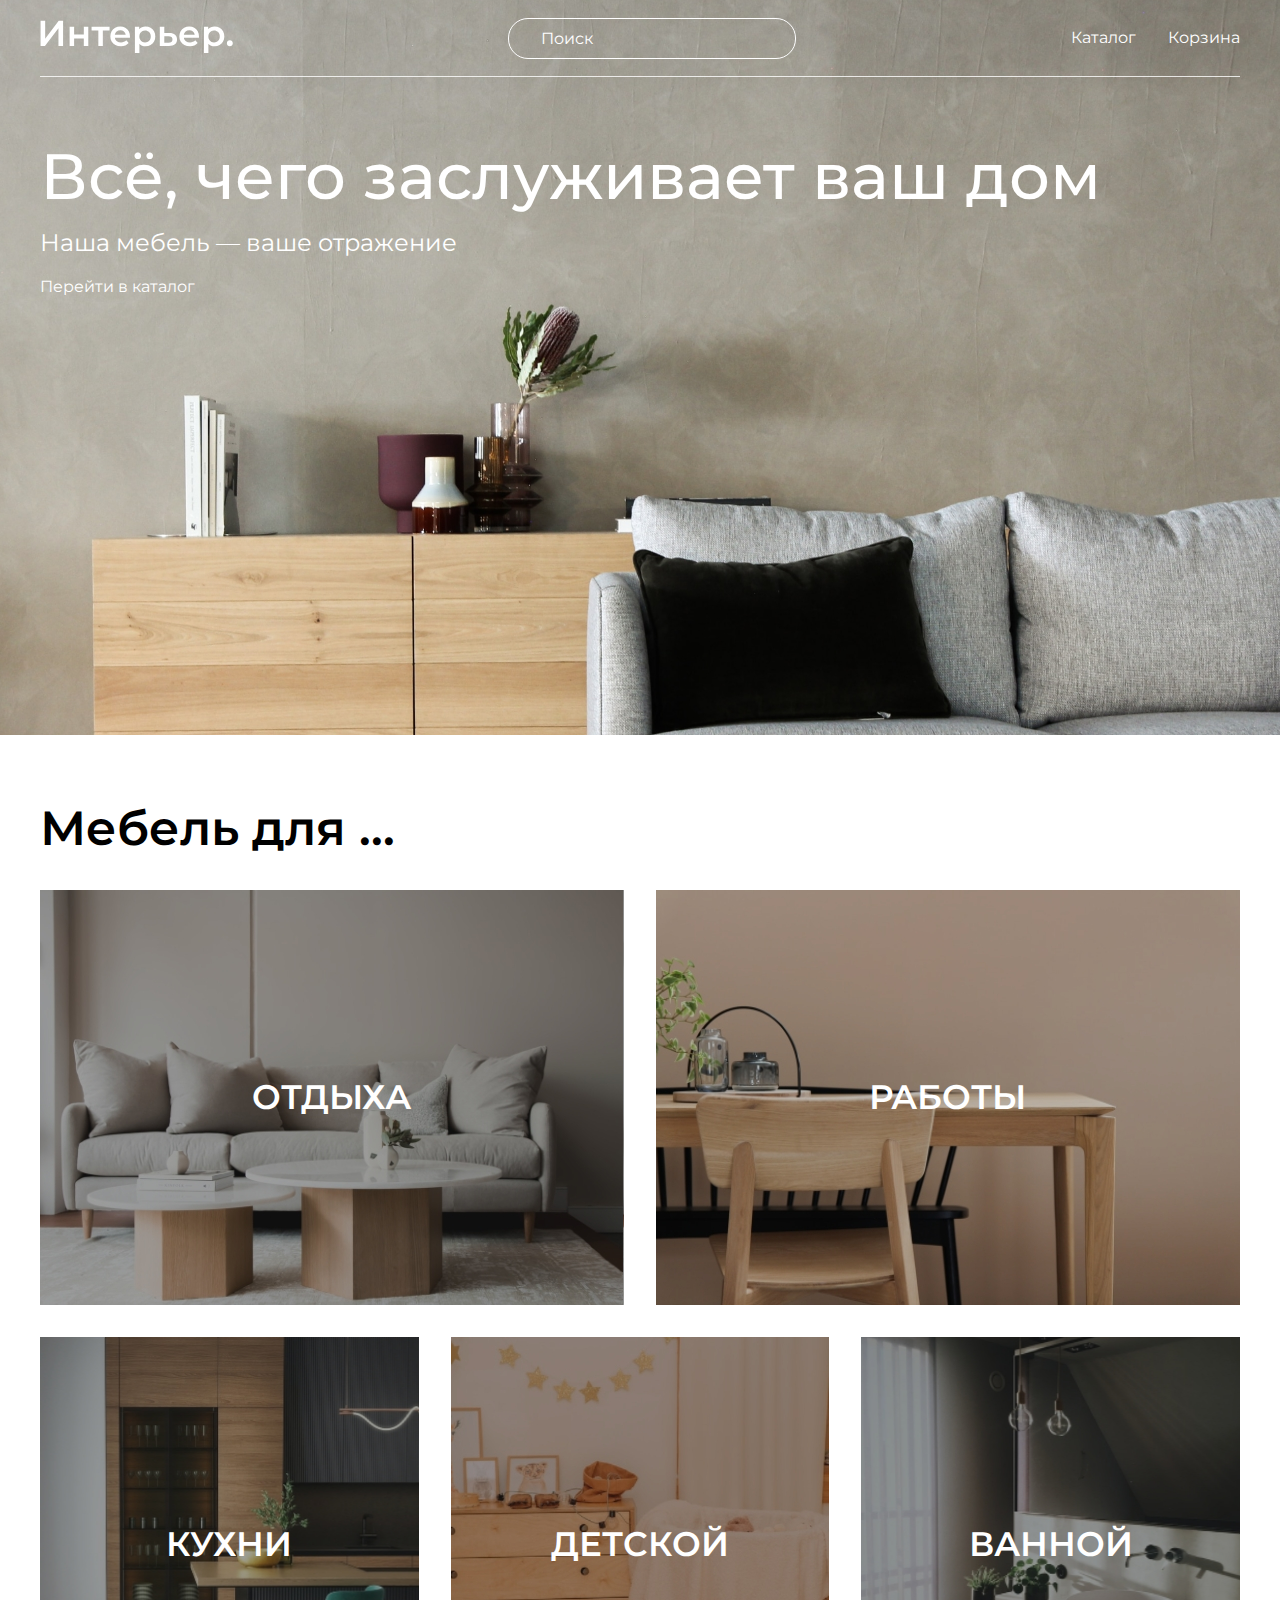
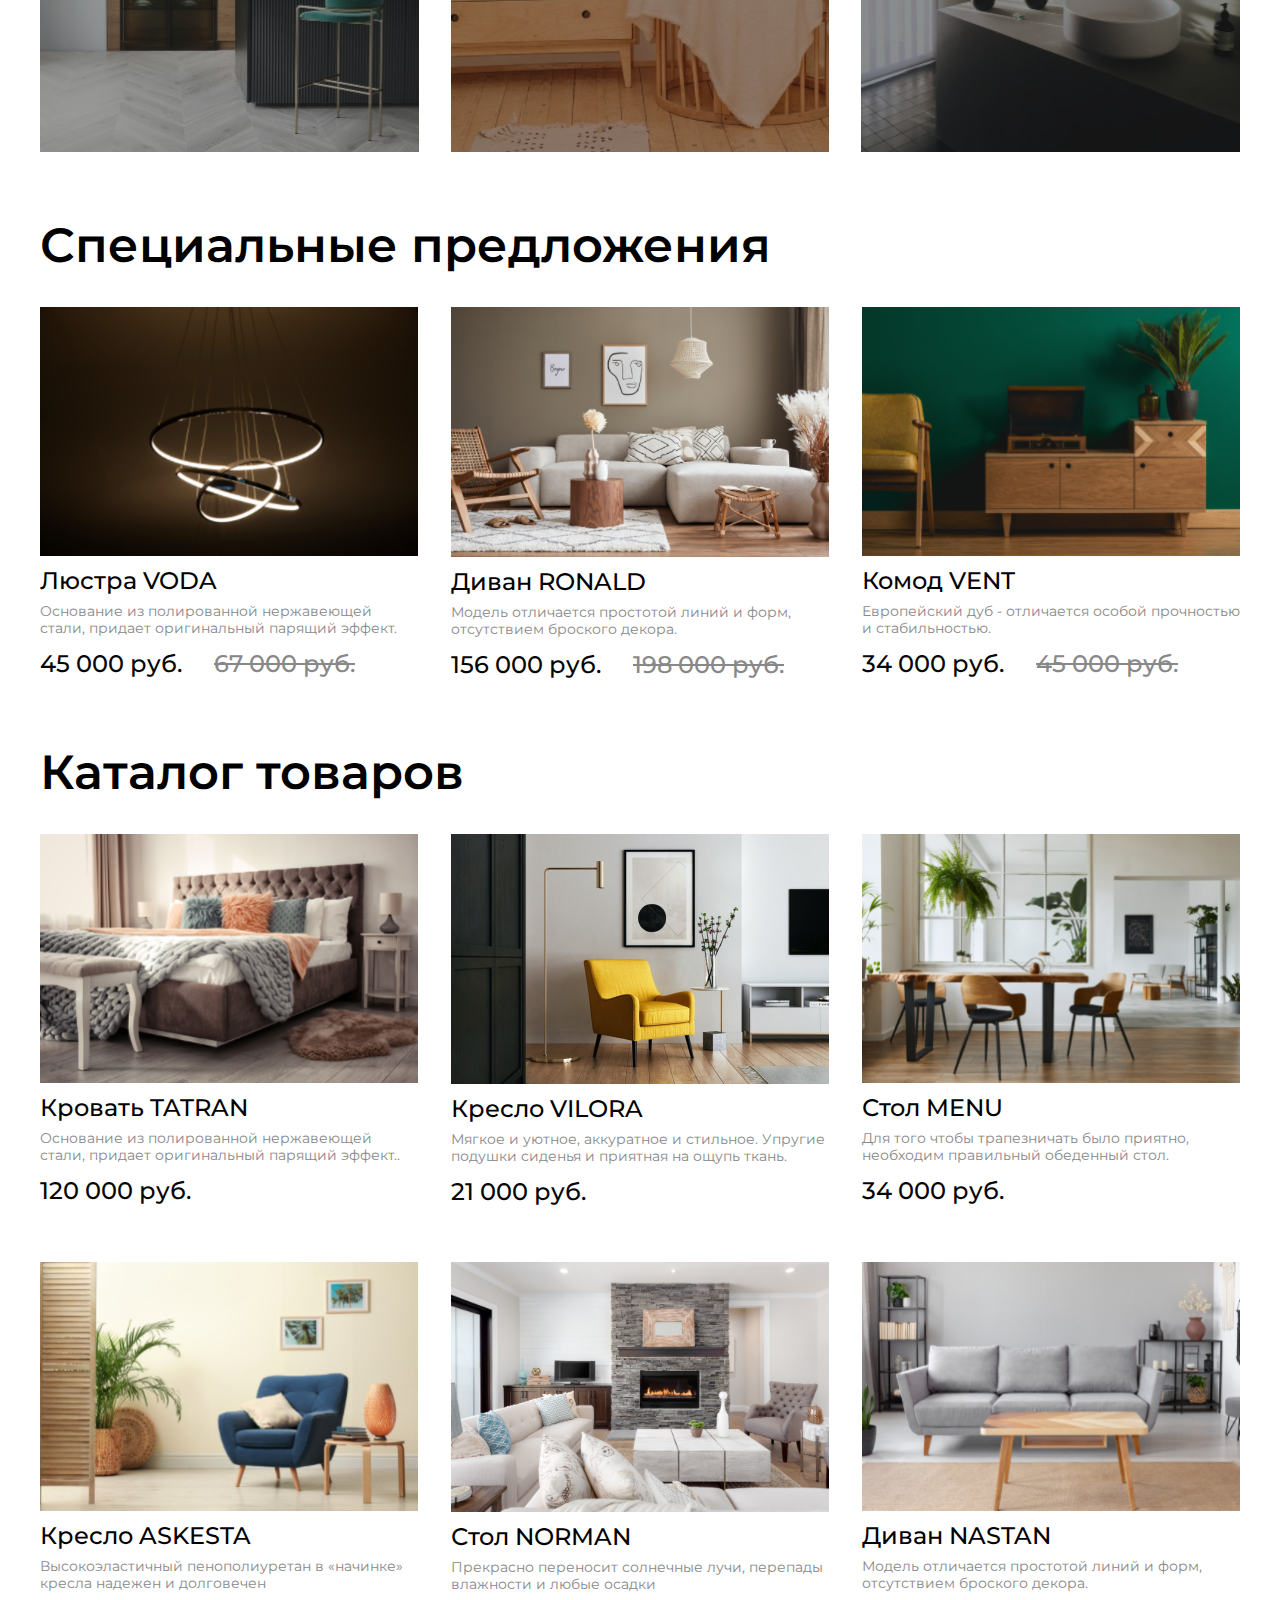
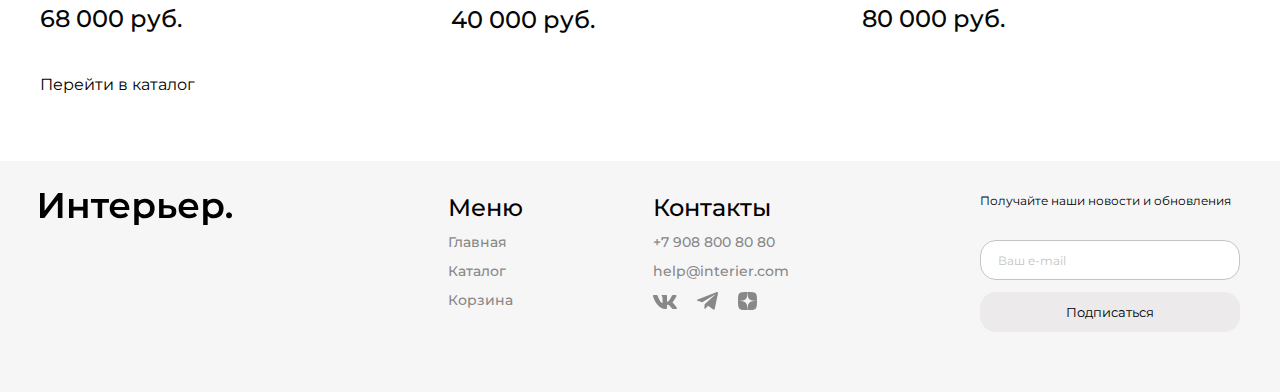
<file: index.html>
<!DOCTYPE html>
<html lang="ru">
  <head>
    <meta charset="UTF-8" />
    <meta name="viewport" content="width=device-width, initial-scale=1.0" />
    <title>Главная</title>
    <link rel="preconnect" href="https://fonts.googleapis.com" />
    <link rel="preconnect" href="https://fonts.gstatic.com" crossorigin />
    <link
      href="https://fonts.googleapis.com/css2?family=Montserrat:ital,wght@0,100..900;1,100..900&display=swap"
      rel="stylesheet"
    />
    <link rel="stylesheet" href="style.css" />
  </head>
  <body>
    <section class="top center">
      <header class="header">
        <a href="index.html"
          ><img class="header__logo" src="images/logo.svg" alt="Логотип"
        /></a>
        <input placeholder="Поиск" class="header__search" type="text" />
        <nav class="header__nav">
          <a class="header__nav-link" href="catalog.html">Каталог</a>
          <a class="header__nav-link" href="cart.html">Корзина</a>
        </nav>

        <nav class="header__nav-mob">
          <a class="header__nav-link" href="#"
            ><svg
              width="15.366211"
              height="15.360107"
              viewBox="0 0 15.3662 15.3601"
              fill="none"
              xmlns="http://www.w3.org/2000/svg"
              xmlns:xlink="http://www.w3.org/1999/xlink"
            >
              <desc>Created with Pixso.</desc>
              <defs />
              <path
                d="M11.53 10.41C12.52 9.14 12.99 7.54 12.84 5.93C12.68 4.33 11.93 2.84 10.72 1.78C9.51 0.71 7.94 0.15 6.33 0.2C4.72 0.25 3.19 0.91 2.05 2.05C0.91 3.19 0.25 4.72 0.2 6.33C0.15 7.94 0.71 9.51 1.78 10.72C2.85 11.93 4.33 12.68 5.94 12.83C7.54 12.99 9.14 12.52 10.42 11.53L10.45 11.56L13.81 14.92C13.88 15 13.97 15.05 14.07 15.09C14.16 15.13 14.27 15.16 14.37 15.16C14.47 15.16 14.58 15.13 14.67 15.09C14.77 15.05 14.86 15 14.93 14.92C15 14.85 15.06 14.76 15.1 14.67C15.14 14.57 15.16 14.47 15.16 14.36C15.16 14.26 15.14 14.16 15.1 14.06C15.06 13.96 15 13.88 14.93 13.8L11.57 10.44C11.56 10.43 11.55 10.42 11.53 10.41ZM9.89 3.17C10.34 3.61 10.69 4.13 10.94 4.71C11.18 5.29 11.31 5.91 11.31 6.53C11.31 7.16 11.19 7.78 10.95 8.36C10.71 8.94 10.36 9.47 9.92 9.91C9.47 10.36 8.95 10.71 8.37 10.95C7.79 11.18 7.17 11.31 6.54 11.3C5.91 11.3 5.29 11.17 4.72 10.93C4.14 10.69 3.61 10.33 3.17 9.88C2.29 8.99 1.8 7.79 1.81 6.53C1.81 5.28 2.31 4.08 3.2 3.19C4.09 2.31 5.29 1.81 6.54 1.8C7.79 1.8 9 2.29 9.89 3.17Z"
                fill="#FFFFFF"
                fill-opacity="1.000000"
                fill-rule="evenodd"
              />
              <path
                d="M13.04 7.14Q13.09 6.54 13.03 5.92Q12.98 5.3 12.81 4.71Q12.63 4.12 12.35 3.56Q12.07 3.01 11.69 2.53Q11.32 2.04 10.85 1.63Q10.38 1.22 9.86 0.91Q9.33 0.59 8.75 0.38Q8.16 0.17 7.55 0.07Q6.95 -0.02 6.33 0Q5.7 0.02 5.11 0.15Q4.51 0.28 3.94 0.53Q3.37 0.78 2.86 1.12Q2.35 1.47 1.91 1.91Q1.47 2.35 1.13 2.85Q0.78 3.36 0.53 3.93Q0.29 4.5 0.15 5.1Q0.02 5.7 0 6.32Q-0.02 6.95 0.07 7.55Q0.17 8.16 0.38 8.74Q0.59 9.33 0.9 9.86Q1.22 10.38 1.63 10.85Q2.04 11.32 2.53 11.69Q3.01 12.07 3.57 12.35Q4.12 12.63 4.71 12.81Q5.3 12.98 5.92 13.03Q6.54 13.09 7.15 13.03Q7.76 12.98 8.36 12.8Q8.96 12.63 9.5 12.35Q9.97 12.11 10.4 11.79L13.67 15.06Q13.74 15.13 13.82 15.19Q13.9 15.24 13.99 15.28Q14.08 15.32 14.18 15.34Q14.27 15.36 14.37 15.36Q14.47 15.36 14.56 15.34Q14.66 15.32 14.75 15.28Q14.84 15.24 14.92 15.19Q15 15.13 15.07 15.06Q15.14 14.99 15.19 14.91Q15.25 14.83 15.29 14.74Q15.32 14.65 15.34 14.56Q15.36 14.46 15.36 14.36Q15.36 14.26 15.34 14.17Q15.32 14.07 15.29 13.98Q15.25 13.89 15.19 13.81Q15.14 13.73 15.07 13.66L11.8 10.39Q12.11 9.96 12.35 9.5Q12.63 8.95 12.8 8.35Q12.98 7.75 13.04 7.14ZM11.53 10.41C12.52 9.14 12.99 7.54 12.84 5.93C12.68 4.33 11.93 2.84 10.72 1.78C9.51 0.71 7.94 0.15 6.33 0.2C4.72 0.25 3.19 0.91 2.05 2.05C0.91 3.19 0.25 4.72 0.2 6.33C0.15 7.94 0.71 9.51 1.78 10.72C2.85 11.93 4.33 12.68 5.94 12.83C7.54 12.99 9.14 12.52 10.42 11.53L10.45 11.56L13.81 14.92C13.88 15 13.97 15.05 14.07 15.09C14.16 15.13 14.27 15.16 14.37 15.16C14.47 15.16 14.58 15.13 14.67 15.09C14.77 15.05 14.86 15 14.93 14.92C15 14.85 15.06 14.76 15.1 14.67C15.14 14.57 15.16 14.47 15.16 14.36C15.16 14.26 15.14 14.16 15.1 14.06C15.06 13.96 15 13.88 14.93 13.8L11.57 10.44C11.56 10.43 11.55 10.42 11.53 10.41ZM9.89 3.17C10.34 3.61 10.69 4.13 10.94 4.71C11.18 5.29 11.31 5.91 11.31 6.53C11.31 7.16 11.19 7.78 10.95 8.36C10.71 8.94 10.36 9.47 9.92 9.91C9.47 10.36 8.95 10.71 8.37 10.95C7.79 11.18 7.17 11.31 6.54 11.3C5.91 11.3 5.29 11.17 4.72 10.93C4.14 10.69 3.61 10.33 3.17 9.88C2.29 8.99 1.8 7.79 1.81 6.53C1.81 5.28 2.31 4.08 3.2 3.19C4.09 2.31 5.29 1.81 6.54 1.8C7.79 1.8 9 2.29 9.89 3.17ZM10.33 4Q10.58 4.37 10.75 4.79Q10.93 5.21 11.02 5.64Q11.11 6.08 11.11 6.54Q11.11 6.99 11.03 7.43Q10.94 7.87 10.77 8.29Q10.59 8.71 10.35 9.08Q10.1 9.45 9.78 9.77Q9.46 10.09 9.08 10.34Q8.71 10.59 8.29 10.76Q7.87 10.93 7.43 11.02Q7 11.11 6.54 11.1Q6.09 11.1 5.65 11.01Q5.21 10.92 4.79 10.75Q4.37 10.57 4 10.32Q3.64 10.07 3.32 9.74Q3 9.42 2.76 9.05Q2.52 8.69 2.35 8.27Q2.18 7.85 2.09 7.42Q2.01 6.99 2.01 6.54Q2.01 6.08 2.1 5.65Q2.19 5.22 2.36 4.8Q2.53 4.39 2.78 4.02Q3.02 3.65 3.34 3.34Q3.66 3.02 4.03 2.77Q4.39 2.53 4.81 2.35Q5.23 2.18 5.66 2.09Q6.09 2.01 6.54 2Q6.99 2 7.42 2.09Q7.86 2.17 8.28 2.34Q8.69 2.51 9.06 2.75Q9.43 2.99 9.75 3.31Q10.07 3.63 10.33 4Z"
                fill="#FFFFFF"
                fill-opacity="1.000000"
                fill-rule="evenodd"
              />
            </svg>
          </a>
          <a class="header__nav-link" href="catalog.html"
            ><svg
              width="19.199463"
              height="19.199951"
              viewBox="0 0 19.1995 19.2"
              fill="none"
              xmlns="http://www.w3.org/2000/svg"
              xmlns:xlink="http://www.w3.org/1999/xlink"
            >
              <desc>Created with Pixso.</desc>
              <defs />
              <rect
                id="Rectangle46"
                width="4.571429"
                height="4.571429"
                fill="#FFFFFF"
                fill-opacity="1.000000"
              />
              <rect
                id="Rectangle41"
                y="7.314209"
                width="4.571429"
                height="4.571429"
                fill="#FFFFFF"
                fill-opacity="1.000000"
              />
              <rect
                id="Rectangle47"
                y="14.628540"
                width="4.571429"
                height="4.571428"
                fill="#FFFFFF"
                fill-opacity="1.000000"
              />
              <rect
                id="Rectangle48"
                x="7.313477"
                y="7.314209"
                width="4.571429"
                height="4.571429"
                fill="#FFFFFF"
                fill-opacity="1.000000"
              />
              <rect
                id="Rectangle45"
                x="7.313477"
                y="14.628540"
                width="4.571429"
                height="4.571428"
                fill="#FFFFFF"
                fill-opacity="1.000000"
              />
              <rect
                id="Rectangle49"
                x="7.313477"
                width="4.571429"
                height="4.571429"
                fill="#FFFFFF"
                fill-opacity="1.000000"
              />
              <rect
                id="Rectangle42"
                x="14.627930"
                y="7.314209"
                width="4.571428"
                height="4.571429"
                fill="#FFFFFF"
                fill-opacity="1.000000"
              />
              <rect
                id="Rectangle44"
                x="14.627930"
                y="14.628540"
                width="4.571428"
                height="4.571428"
                fill="#FFFFFF"
                fill-opacity="1.000000"
              />
              <rect
                id="Rectangle43"
                x="14.627930"
                width="4.571428"
                height="4.571429"
                fill="#FFFFFF"
                fill-opacity="1.000000"
              />
            </svg>
          </a>
          <a class="header__nav-link" href="cart.html"
            ><svg
              width="18.717285"
              height="16.666626"
              viewBox="0 0 18.7173 16.6666"
              fill="none"
              xmlns="http://www.w3.org/2000/svg"
              xmlns:xlink="http://www.w3.org/1999/xlink"
            >
              <desc>Created with Pixso.</desc>
              <defs />
              <path
                d="M11.45 16.66C12.01 16.66 12.54 16.44 12.93 16.05C13.32 15.66 13.54 15.13 13.54 14.58C13.54 14.03 13.32 13.5 12.93 13.11C12.54 12.71 12.01 12.5 11.45 12.5C10.9 12.5 10.37 12.71 9.98 13.11C9.59 13.5 9.37 14.03 9.37 14.58C9.37 15.13 9.59 15.66 9.98 16.05C10.37 16.44 10.9 16.66 11.45 16.66ZM4.16 16.66C4.71 16.66 5.24 16.44 5.63 16.05C6.03 15.66 6.24 15.13 6.24 14.58C6.24 14.03 6.03 13.5 5.63 13.11C5.24 12.71 4.71 12.5 4.16 12.5C3.61 12.5 3.08 12.71 2.69 13.11C2.3 13.5 2.08 14.03 2.08 14.58C2.08 15.13 2.3 15.66 2.69 16.05C3.08 16.44 3.61 16.66 4.16 16.66ZM17.74 2C18 1.99 18.25 1.88 18.43 1.69C18.61 1.51 18.71 1.26 18.71 1C18.71 0.74 18.61 0.49 18.43 0.3C18.25 0.11 18 0 17.74 0L16.54 0C15.6 0 14.79 0.65 14.59 1.56L13.28 7.44C13.08 8.36 12.27 9.01 11.33 9.01L3.5 9.01L2 3L11.73 3C11.99 2.99 12.23 2.88 12.41 2.69C12.59 2.5 12.69 2.26 12.69 2C12.69 1.74 12.59 1.49 12.41 1.31C12.23 1.12 11.99 1.01 11.73 1L2 1C1.69 1 1.39 1.07 1.12 1.2C0.85 1.33 0.61 1.53 0.42 1.77C0.23 2.01 0.1 2.29 0.04 2.58C-0.02 2.88 -0.02 3.19 0.06 3.49L1.56 9.5C1.67 9.93 1.92 10.31 2.27 10.59C2.62 10.86 3.05 11.01 3.5 11.01L11.33 11.01C12.24 11.01 13.12 10.7 13.83 10.13C14.54 9.56 15.04 8.77 15.24 7.88L16.54 2L17.74 2Z"
                fill="#FFFFFF"
                fill-opacity="1.000000"
                fill-rule="nonzero"
              />
            </svg>
          </a>
        </nav>
      </header>

      <section class="promo">
        <h1 class="promo__title">Всё, чего заслуживает ваш дом</h1>
        <p class="promo__subtitle">Наша мебель — ваше отражение</p>
        <a class="promo__link" href="catalog.html">Перейти в каталог</a>
      </section>
    </section>

    <section class="for-box center">
      <h2 class="heading">Мебель для ...</h2>
      <div class="for">
        <div class="for__item for__item_1 for__item_big">ОТДЫХА</div>
        <div class="for__item for__item_2 for__item_big">РАБОТЫ</div>
        <div class="for__item for__item_3">КУХНИ</div>
        <div class="for__item for__item_4">ДЕТСКОЙ</div>
        <div class="for__item for__item_5">ВАННОЙ</div>
      </div>
    </section>

    <section class="special-offer center">
      <h2 class="heading">Специальные предложения</h2>
      <div class="product-box">
        <article class="product">
          <div class="product__btn">
            <button class="product__btn-img">
              <svg
                class="product__button-img-color"
                width="18.000000"
                height="21.000000"
                viewBox="0 0 18 21"
                fill="none"
                xmlns="http://www.w3.org/2000/svg"
                xmlns:xlink="http://www.w3.org/1999/xlink"
              >
                <desc>Created with Pixso.</desc>
                <defs />
                <path
                  d="M4 7L4 5C4 3.67 4.52 2.4 5.46 1.46C6.4 0.52 7.67 0 9 0C10.32 0 11.59 0.52 12.53 1.46C13.47 2.4 14 3.67 14 5L14 7L17 7C17.26 7 17.51 7.1 17.7 7.29C17.89 7.48 18 7.73 18 8L18 20C18 20.26 17.89 20.51 17.7 20.7C17.51 20.89 17.26 21 17 21L1 21C0.73 21 0.48 20.89 0.29 20.7C0.1 20.51 0 20.26 0 20L0 8C0 7.73 0.1 7.48 0.29 7.29C0.48 7.1 0.73 7 1 7L4 7ZM4 9L2 9L2 19L16 19L16 9L14 9L14 11L12 11L12 9L6 9L6 11L4 11L4 9ZM6 7L12 7L12 5C12 4.2 11.68 3.44 11.12 2.87C10.55 2.31 9.79 2 9 2C8.2 2 7.44 2.31 6.87 2.87C6.31 3.44 6 4.2 6 5L6 7Z"
                  fill="currentColor"
                  fill-opacity="1.000000"
                  fill-rule="nonzero"
                />
              </svg>
            </button>
            <button class="product__btn-img">
              <svg
                class="product__button-img-color"
                width="24.000000"
                height="24.000000"
                viewBox="0 0 24 24"
                fill="none"
                xmlns="http://www.w3.org/2000/svg"
                xmlns:xlink="http://www.w3.org/1999/xlink"
              >
                <desc>Created with Pixso.</desc>
                <defs>
                  <clipPath>
                    <rect
                      rx="0.000000"
                      width="23.000000"
                      height="23.000000"
                      transform="translate(0.500000 0.500000)"
                      fill="white"
                      fill-opacity="0"
                    />
                  </clipPath>
                </defs>
                <g clip-path="url(#clip310_517)">
                  <path
                    d="M12 20.99C11.35 20.42 10.62 19.83 9.85 19.19L9.84 19.19C7.13 16.97 4.05 14.46 2.69 11.45C2.24 10.49 2.01 9.45 2 8.39C1.99 6.94 2.57 5.55 3.61 4.54C4.64 3.52 6.04 2.97 7.5 2.99C8.68 3 9.83 3.34 10.82 3.98C11.26 4.26 11.65 4.6 12 4.99C12.34 4.6 12.73 4.26 13.17 3.98C14.16 3.34 15.31 3 16.5 2.99C17.95 2.97 19.35 3.52 20.38 4.54C21.42 5.55 22 6.94 22 8.39C21.98 9.45 21.75 10.5 21.3 11.46C19.94 14.47 16.87 16.98 14.15 19.19L14.14 19.2C13.37 19.83 12.64 20.43 12 21L12 20.99ZM7.5 4.99C6.56 4.98 5.67 5.34 5 5.99C4.35 6.62 3.99 7.49 4 8.39C4.01 9.17 4.18 9.92 4.51 10.62C5.15 11.92 6.01 13.1 7.06 14.09C8.06 15.09 9.19 16.06 10.18 16.88C10.45 17.1 10.73 17.33 11.01 17.56L11.18 17.7C11.45 17.92 11.73 18.14 12 18.36L12.01 18.35L12.01 18.35L12.02 18.35L12.03 18.34L12.03 18.34L12.04 18.34L12.06 18.33L12.1 18.29L12.11 18.29L12.12 18.28L12.12 18.28L12.13 18.27L12.8 17.73L12.97 17.58C13.25 17.35 13.53 17.13 13.8 16.9C14.79 16.09 15.93 15.12 16.92 14.12C17.97 13.12 18.83 11.94 19.48 10.64C19.81 9.94 19.99 9.17 20 8.39C20 7.49 19.64 6.63 19 5.99C18.33 5.34 17.43 4.99 16.5 4.99C15.36 4.99 14.27 5.46 13.51 6.31L12 8.05L10.49 6.31C9.72 5.46 8.63 4.99 7.5 4.99Z"
                    fill="currentColor"
                    fill-opacity="1.000000"
                    fill-rule="nonzero"
                  />
                </g>
              </svg>
            </button>
          </div>

          <img src="images/VODA.png" alt="Продукт" class="product__image" />
          <h3 class="product__name">Люстра VODA</h3>
          <p class="product__description">
            Основание из полированной нержавеющей стали, придает оригинальный
            парящий эффект.
          </p>
          <div class="product__price-box">
            <p class="product__price">45 000 руб.</p>
            <p class="product__price product__price_sale">67 000 руб.</p>
          </div>
        </article>

        <article class="product">
          <div class="product__btn">
            <button class="product__btn-img">
              <svg
                class="product__button-img-color"
                width="18.000000"
                height="21.000000"
                viewBox="0 0 18 21"
                fill="none"
                xmlns="http://www.w3.org/2000/svg"
                xmlns:xlink="http://www.w3.org/1999/xlink"
              >
                <desc>Created with Pixso.</desc>
                <defs />
                <path
                  d="M4 7L4 5C4 3.67 4.52 2.4 5.46 1.46C6.4 0.52 7.67 0 9 0C10.32 0 11.59 0.52 12.53 1.46C13.47 2.4 14 3.67 14 5L14 7L17 7C17.26 7 17.51 7.1 17.7 7.29C17.89 7.48 18 7.73 18 8L18 20C18 20.26 17.89 20.51 17.7 20.7C17.51 20.89 17.26 21 17 21L1 21C0.73 21 0.48 20.89 0.29 20.7C0.1 20.51 0 20.26 0 20L0 8C0 7.73 0.1 7.48 0.29 7.29C0.48 7.1 0.73 7 1 7L4 7ZM4 9L2 9L2 19L16 19L16 9L14 9L14 11L12 11L12 9L6 9L6 11L4 11L4 9ZM6 7L12 7L12 5C12 4.2 11.68 3.44 11.12 2.87C10.55 2.31 9.79 2 9 2C8.2 2 7.44 2.31 6.87 2.87C6.31 3.44 6 4.2 6 5L6 7Z"
                  fill="currentColor"
                  fill-opacity="1.000000"
                  fill-rule="nonzero"
                />
              </svg>
            </button>
            <button class="product__btn-img">
              <svg
                class="product__button-img-color"
                width="24.000000"
                height="24.000000"
                viewBox="0 0 24 24"
                fill="none"
                xmlns="http://www.w3.org/2000/svg"
                xmlns:xlink="http://www.w3.org/1999/xlink"
              >
                <desc>Created with Pixso.</desc>
                <defs>
                  <clipPath>
                    <rect
                      rx="0.000000"
                      width="23.000000"
                      height="23.000000"
                      transform="translate(0.500000 0.500000)"
                      fill="white"
                      fill-opacity="0"
                    />
                  </clipPath>
                </defs>
                <g clip-path="url(#clip310_517)">
                  <path
                    d="M12 20.99C11.35 20.42 10.62 19.83 9.85 19.19L9.84 19.19C7.13 16.97 4.05 14.46 2.69 11.45C2.24 10.49 2.01 9.45 2 8.39C1.99 6.94 2.57 5.55 3.61 4.54C4.64 3.52 6.04 2.97 7.5 2.99C8.68 3 9.83 3.34 10.82 3.98C11.26 4.26 11.65 4.6 12 4.99C12.34 4.6 12.73 4.26 13.17 3.98C14.16 3.34 15.31 3 16.5 2.99C17.95 2.97 19.35 3.52 20.38 4.54C21.42 5.55 22 6.94 22 8.39C21.98 9.45 21.75 10.5 21.3 11.46C19.94 14.47 16.87 16.98 14.15 19.19L14.14 19.2C13.37 19.83 12.64 20.43 12 21L12 20.99ZM7.5 4.99C6.56 4.98 5.67 5.34 5 5.99C4.35 6.62 3.99 7.49 4 8.39C4.01 9.17 4.18 9.92 4.51 10.62C5.15 11.92 6.01 13.1 7.06 14.09C8.06 15.09 9.19 16.06 10.18 16.88C10.45 17.1 10.73 17.33 11.01 17.56L11.18 17.7C11.45 17.92 11.73 18.14 12 18.36L12.01 18.35L12.01 18.35L12.02 18.35L12.03 18.34L12.03 18.34L12.04 18.34L12.06 18.33L12.1 18.29L12.11 18.29L12.12 18.28L12.12 18.28L12.13 18.27L12.8 17.73L12.97 17.58C13.25 17.35 13.53 17.13 13.8 16.9C14.79 16.09 15.93 15.12 16.92 14.12C17.97 13.12 18.83 11.94 19.48 10.64C19.81 9.94 19.99 9.17 20 8.39C20 7.49 19.64 6.63 19 5.99C18.33 5.34 17.43 4.99 16.5 4.99C15.36 4.99 14.27 5.46 13.51 6.31L12 8.05L10.49 6.31C9.72 5.46 8.63 4.99 7.5 4.99Z"
                    fill="currentColor"
                    fill-opacity="1.000000"
                    fill-rule="nonzero"
                  />
                </g>
              </svg>
            </button>
          </div>
          <img src="images/RONALD.png" alt="Продукт" class="product__image" />
          <h3 class="product__name">Диван RONALD</h3>
          <p class="product__description">
            Модель отличается простотой линий и форм, отсутствием броского
            декора.
          </p>
          <div class="product__price-box">
            <p class="product__price">156 000 руб.</p>
            <p class="product__price product__price_sale">198 000 руб.</p>
          </div>
        </article>

        <article class="product">
          <div class="product__btn">
            <button class="product__btn-img">
              <svg
                class="product__button-img-color"
                width="18.000000"
                height="21.000000"
                viewBox="0 0 18 21"
                fill="none"
                xmlns="http://www.w3.org/2000/svg"
                xmlns:xlink="http://www.w3.org/1999/xlink"
              >
                <desc>Created with Pixso.</desc>
                <defs />
                <path
                  d="M4 7L4 5C4 3.67 4.52 2.4 5.46 1.46C6.4 0.52 7.67 0 9 0C10.32 0 11.59 0.52 12.53 1.46C13.47 2.4 14 3.67 14 5L14 7L17 7C17.26 7 17.51 7.1 17.7 7.29C17.89 7.48 18 7.73 18 8L18 20C18 20.26 17.89 20.51 17.7 20.7C17.51 20.89 17.26 21 17 21L1 21C0.73 21 0.48 20.89 0.29 20.7C0.1 20.51 0 20.26 0 20L0 8C0 7.73 0.1 7.48 0.29 7.29C0.48 7.1 0.73 7 1 7L4 7ZM4 9L2 9L2 19L16 19L16 9L14 9L14 11L12 11L12 9L6 9L6 11L4 11L4 9ZM6 7L12 7L12 5C12 4.2 11.68 3.44 11.12 2.87C10.55 2.31 9.79 2 9 2C8.2 2 7.44 2.31 6.87 2.87C6.31 3.44 6 4.2 6 5L6 7Z"
                  fill="currentColor"
                  fill-opacity="1.000000"
                  fill-rule="nonzero"
                />
              </svg>
            </button>
            <button class="product__btn-img">
              <svg
                class="product__button-img-color"
                width="24.000000"
                height="24.000000"
                viewBox="0 0 24 24"
                fill="none"
                xmlns="http://www.w3.org/2000/svg"
                xmlns:xlink="http://www.w3.org/1999/xlink"
              >
                <desc>Created with Pixso.</desc>
                <defs>
                  <clipPath>
                    <rect
                      rx="0.000000"
                      width="23.000000"
                      height="23.000000"
                      transform="translate(0.500000 0.500000)"
                      fill="white"
                      fill-opacity="0"
                    />
                  </clipPath>
                </defs>
                <g clip-path="url(#clip310_517)">
                  <path
                    d="M12 20.99C11.35 20.42 10.62 19.83 9.85 19.19L9.84 19.19C7.13 16.97 4.05 14.46 2.69 11.45C2.24 10.49 2.01 9.45 2 8.39C1.99 6.94 2.57 5.55 3.61 4.54C4.64 3.52 6.04 2.97 7.5 2.99C8.68 3 9.83 3.34 10.82 3.98C11.26 4.26 11.65 4.6 12 4.99C12.34 4.6 12.73 4.26 13.17 3.98C14.16 3.34 15.31 3 16.5 2.99C17.95 2.97 19.35 3.52 20.38 4.54C21.42 5.55 22 6.94 22 8.39C21.98 9.45 21.75 10.5 21.3 11.46C19.94 14.47 16.87 16.98 14.15 19.19L14.14 19.2C13.37 19.83 12.64 20.43 12 21L12 20.99ZM7.5 4.99C6.56 4.98 5.67 5.34 5 5.99C4.35 6.62 3.99 7.49 4 8.39C4.01 9.17 4.18 9.92 4.51 10.62C5.15 11.92 6.01 13.1 7.06 14.09C8.06 15.09 9.19 16.06 10.18 16.88C10.45 17.1 10.73 17.33 11.01 17.56L11.18 17.7C11.45 17.92 11.73 18.14 12 18.36L12.01 18.35L12.01 18.35L12.02 18.35L12.03 18.34L12.03 18.34L12.04 18.34L12.06 18.33L12.1 18.29L12.11 18.29L12.12 18.28L12.12 18.28L12.13 18.27L12.8 17.73L12.97 17.58C13.25 17.35 13.53 17.13 13.8 16.9C14.79 16.09 15.93 15.12 16.92 14.12C17.97 13.12 18.83 11.94 19.48 10.64C19.81 9.94 19.99 9.17 20 8.39C20 7.49 19.64 6.63 19 5.99C18.33 5.34 17.43 4.99 16.5 4.99C15.36 4.99 14.27 5.46 13.51 6.31L12 8.05L10.49 6.31C9.72 5.46 8.63 4.99 7.5 4.99Z"
                    fill="currentColor"
                    fill-opacity="1.000000"
                    fill-rule="nonzero"
                  />
                </g>
              </svg>
            </button>
          </div>
          <img src="images/VENT.png" alt="Продукт" class="product__image" />
          <h3 class="product__name">Комод VENT</h3>
          <p class="product__description">
            Европейский дуб - отличается особой прочностью и стабильностью.
          </p>
          <div class="product__price-box">
            <p class="product__price">34 000 руб.</p>
            <p class="product__price product__price_sale">45 000 руб.</p>
          </div>
        </article>
      </div>
    </section>

    <section class="catalog center">
      <h2 class="heading">Каталог товаров</h2>
      <div class="product-box">
        <article class="product">
          <div class="product__btn">
            <button class="product__btn-img">
              <svg
                class="product__button-img-color"
                width="18.000000"
                height="21.000000"
                viewBox="0 0 18 21"
                fill="none"
                xmlns="http://www.w3.org/2000/svg"
                xmlns:xlink="http://www.w3.org/1999/xlink"
              >
                <desc>Created with Pixso.</desc>
                <defs />
                <path
                  d="M4 7L4 5C4 3.67 4.52 2.4 5.46 1.46C6.4 0.52 7.67 0 9 0C10.32 0 11.59 0.52 12.53 1.46C13.47 2.4 14 3.67 14 5L14 7L17 7C17.26 7 17.51 7.1 17.7 7.29C17.89 7.48 18 7.73 18 8L18 20C18 20.26 17.89 20.51 17.7 20.7C17.51 20.89 17.26 21 17 21L1 21C0.73 21 0.48 20.89 0.29 20.7C0.1 20.51 0 20.26 0 20L0 8C0 7.73 0.1 7.48 0.29 7.29C0.48 7.1 0.73 7 1 7L4 7ZM4 9L2 9L2 19L16 19L16 9L14 9L14 11L12 11L12 9L6 9L6 11L4 11L4 9ZM6 7L12 7L12 5C12 4.2 11.68 3.44 11.12 2.87C10.55 2.31 9.79 2 9 2C8.2 2 7.44 2.31 6.87 2.87C6.31 3.44 6 4.2 6 5L6 7Z"
                  fill="currentColor"
                  fill-opacity="1.000000"
                  fill-rule="nonzero"
                />
              </svg>
            </button>
            <button class="product__btn-img">
              <svg
                class="product__button-img-color"
                width="24.000000"
                height="24.000000"
                viewBox="0 0 24 24"
                fill="none"
                xmlns="http://www.w3.org/2000/svg"
                xmlns:xlink="http://www.w3.org/1999/xlink"
              >
                <desc>Created with Pixso.</desc>
                <defs>
                  <clipPath>
                    <rect
                      rx="0.000000"
                      width="23.000000"
                      height="23.000000"
                      transform="translate(0.500000 0.500000)"
                      fill="white"
                      fill-opacity="0"
                    />
                  </clipPath>
                </defs>
                <g clip-path="url(#clip310_517)">
                  <path
                    d="M12 20.99C11.35 20.42 10.62 19.83 9.85 19.19L9.84 19.19C7.13 16.97 4.05 14.46 2.69 11.45C2.24 10.49 2.01 9.45 2 8.39C1.99 6.94 2.57 5.55 3.61 4.54C4.64 3.52 6.04 2.97 7.5 2.99C8.68 3 9.83 3.34 10.82 3.98C11.26 4.26 11.65 4.6 12 4.99C12.34 4.6 12.73 4.26 13.17 3.98C14.16 3.34 15.31 3 16.5 2.99C17.95 2.97 19.35 3.52 20.38 4.54C21.42 5.55 22 6.94 22 8.39C21.98 9.45 21.75 10.5 21.3 11.46C19.94 14.47 16.87 16.98 14.15 19.19L14.14 19.2C13.37 19.83 12.64 20.43 12 21L12 20.99ZM7.5 4.99C6.56 4.98 5.67 5.34 5 5.99C4.35 6.62 3.99 7.49 4 8.39C4.01 9.17 4.18 9.92 4.51 10.62C5.15 11.92 6.01 13.1 7.06 14.09C8.06 15.09 9.19 16.06 10.18 16.88C10.45 17.1 10.73 17.33 11.01 17.56L11.18 17.7C11.45 17.92 11.73 18.14 12 18.36L12.01 18.35L12.01 18.35L12.02 18.35L12.03 18.34L12.03 18.34L12.04 18.34L12.06 18.33L12.1 18.29L12.11 18.29L12.12 18.28L12.12 18.28L12.13 18.27L12.8 17.73L12.97 17.58C13.25 17.35 13.53 17.13 13.8 16.9C14.79 16.09 15.93 15.12 16.92 14.12C17.97 13.12 18.83 11.94 19.48 10.64C19.81 9.94 19.99 9.17 20 8.39C20 7.49 19.64 6.63 19 5.99C18.33 5.34 17.43 4.99 16.5 4.99C15.36 4.99 14.27 5.46 13.51 6.31L12 8.05L10.49 6.31C9.72 5.46 8.63 4.99 7.5 4.99Z"
                    fill="currentColor"
                    fill-opacity="1.000000"
                    fill-rule="nonzero"
                  />
                </g>
              </svg>
            </button>
          </div>
          <img src="images/TATRAN.png" alt="Продукт" class="product__image" />
          <h3 class="product__name">Кровать TATRAN</h3>
          <p class="product__description">
            Основание из полированной нержавеющей стали, придает оригинальный
            парящий эффект..
          </p>
          <p class="product__price">120 000 руб.</p>
        </article>

        <article class="product">
          <div class="product__btn">
            <button class="product__btn-img">
              <svg
                class="product__button-img-color"
                width="18.000000"
                height="21.000000"
                viewBox="0 0 18 21"
                fill="none"
                xmlns="http://www.w3.org/2000/svg"
                xmlns:xlink="http://www.w3.org/1999/xlink"
              >
                <desc>Created with Pixso.</desc>
                <defs />
                <path
                  d="M4 7L4 5C4 3.67 4.52 2.4 5.46 1.46C6.4 0.52 7.67 0 9 0C10.32 0 11.59 0.52 12.53 1.46C13.47 2.4 14 3.67 14 5L14 7L17 7C17.26 7 17.51 7.1 17.7 7.29C17.89 7.48 18 7.73 18 8L18 20C18 20.26 17.89 20.51 17.7 20.7C17.51 20.89 17.26 21 17 21L1 21C0.73 21 0.48 20.89 0.29 20.7C0.1 20.51 0 20.26 0 20L0 8C0 7.73 0.1 7.48 0.29 7.29C0.48 7.1 0.73 7 1 7L4 7ZM4 9L2 9L2 19L16 19L16 9L14 9L14 11L12 11L12 9L6 9L6 11L4 11L4 9ZM6 7L12 7L12 5C12 4.2 11.68 3.44 11.12 2.87C10.55 2.31 9.79 2 9 2C8.2 2 7.44 2.31 6.87 2.87C6.31 3.44 6 4.2 6 5L6 7Z"
                  fill="currentColor"
                  fill-opacity="1.000000"
                  fill-rule="nonzero"
                />
              </svg>
            </button>
            <button class="product__btn-img">
              <svg
                class="product__button-img-color"
                width="24.000000"
                height="24.000000"
                viewBox="0 0 24 24"
                fill="none"
                xmlns="http://www.w3.org/2000/svg"
                xmlns:xlink="http://www.w3.org/1999/xlink"
              >
                <desc>Created with Pixso.</desc>
                <defs>
                  <clipPath>
                    <rect
                      rx="0.000000"
                      width="23.000000"
                      height="23.000000"
                      transform="translate(0.500000 0.500000)"
                      fill="white"
                      fill-opacity="0"
                    />
                  </clipPath>
                </defs>
                <g clip-path="url(#clip310_517)">
                  <path
                    d="M12 20.99C11.35 20.42 10.62 19.83 9.85 19.19L9.84 19.19C7.13 16.97 4.05 14.46 2.69 11.45C2.24 10.49 2.01 9.45 2 8.39C1.99 6.94 2.57 5.55 3.61 4.54C4.64 3.52 6.04 2.97 7.5 2.99C8.68 3 9.83 3.34 10.82 3.98C11.26 4.26 11.65 4.6 12 4.99C12.34 4.6 12.73 4.26 13.17 3.98C14.16 3.34 15.31 3 16.5 2.99C17.95 2.97 19.35 3.52 20.38 4.54C21.42 5.55 22 6.94 22 8.39C21.98 9.45 21.75 10.5 21.3 11.46C19.94 14.47 16.87 16.98 14.15 19.19L14.14 19.2C13.37 19.83 12.64 20.43 12 21L12 20.99ZM7.5 4.99C6.56 4.98 5.67 5.34 5 5.99C4.35 6.62 3.99 7.49 4 8.39C4.01 9.17 4.18 9.92 4.51 10.62C5.15 11.92 6.01 13.1 7.06 14.09C8.06 15.09 9.19 16.06 10.18 16.88C10.45 17.1 10.73 17.33 11.01 17.56L11.18 17.7C11.45 17.92 11.73 18.14 12 18.36L12.01 18.35L12.01 18.35L12.02 18.35L12.03 18.34L12.03 18.34L12.04 18.34L12.06 18.33L12.1 18.29L12.11 18.29L12.12 18.28L12.12 18.28L12.13 18.27L12.8 17.73L12.97 17.58C13.25 17.35 13.53 17.13 13.8 16.9C14.79 16.09 15.93 15.12 16.92 14.12C17.97 13.12 18.83 11.94 19.48 10.64C19.81 9.94 19.99 9.17 20 8.39C20 7.49 19.64 6.63 19 5.99C18.33 5.34 17.43 4.99 16.5 4.99C15.36 4.99 14.27 5.46 13.51 6.31L12 8.05L10.49 6.31C9.72 5.46 8.63 4.99 7.5 4.99Z"
                    fill="currentColor"
                    fill-opacity="1.000000"
                    fill-rule="nonzero"
                  />
                </g>
              </svg>
            </button>
          </div>
          <img src="images/VILORA.jpg" alt="Продукт" class="product__image" />
          <h3 class="product__name">Кресло VILORA</h3>
          <p class="product__description">
            Мягкое и уютное, аккуратное и стильное. Упругие подушки сиденья и
            приятная на ощупь ткань.
          </p>
          <p class="product__price">21 000 руб.</p>
        </article>

        <article class="product">
          <div class="product__btn">
            <button class="product__btn-img">
              <svg
                class="product__button-img-color"
                width="18.000000"
                height="21.000000"
                viewBox="0 0 18 21"
                fill="none"
                xmlns="http://www.w3.org/2000/svg"
                xmlns:xlink="http://www.w3.org/1999/xlink"
              >
                <desc>Created with Pixso.</desc>
                <defs />
                <path
                  d="M4 7L4 5C4 3.67 4.52 2.4 5.46 1.46C6.4 0.52 7.67 0 9 0C10.32 0 11.59 0.52 12.53 1.46C13.47 2.4 14 3.67 14 5L14 7L17 7C17.26 7 17.51 7.1 17.7 7.29C17.89 7.48 18 7.73 18 8L18 20C18 20.26 17.89 20.51 17.7 20.7C17.51 20.89 17.26 21 17 21L1 21C0.73 21 0.48 20.89 0.29 20.7C0.1 20.51 0 20.26 0 20L0 8C0 7.73 0.1 7.48 0.29 7.29C0.48 7.1 0.73 7 1 7L4 7ZM4 9L2 9L2 19L16 19L16 9L14 9L14 11L12 11L12 9L6 9L6 11L4 11L4 9ZM6 7L12 7L12 5C12 4.2 11.68 3.44 11.12 2.87C10.55 2.31 9.79 2 9 2C8.2 2 7.44 2.31 6.87 2.87C6.31 3.44 6 4.2 6 5L6 7Z"
                  fill="currentColor"
                  fill-opacity="1.000000"
                  fill-rule="nonzero"
                />
              </svg>
            </button>
            <button class="product__btn-img">
              <svg
                class="product__button-img-color"
                width="24.000000"
                height="24.000000"
                viewBox="0 0 24 24"
                fill="none"
                xmlns="http://www.w3.org/2000/svg"
                xmlns:xlink="http://www.w3.org/1999/xlink"
              >
                <desc>Created with Pixso.</desc>
                <defs>
                  <clipPath>
                    <rect
                      rx="0.000000"
                      width="23.000000"
                      height="23.000000"
                      transform="translate(0.500000 0.500000)"
                      fill="white"
                      fill-opacity="0"
                    />
                  </clipPath>
                </defs>
                <g clip-path="url(#clip310_517)">
                  <path
                    d="M12 20.99C11.35 20.42 10.62 19.83 9.85 19.19L9.84 19.19C7.13 16.97 4.05 14.46 2.69 11.45C2.24 10.49 2.01 9.45 2 8.39C1.99 6.94 2.57 5.55 3.61 4.54C4.64 3.52 6.04 2.97 7.5 2.99C8.68 3 9.83 3.34 10.82 3.98C11.26 4.26 11.65 4.6 12 4.99C12.34 4.6 12.73 4.26 13.17 3.98C14.16 3.34 15.31 3 16.5 2.99C17.95 2.97 19.35 3.52 20.38 4.54C21.42 5.55 22 6.94 22 8.39C21.98 9.45 21.75 10.5 21.3 11.46C19.94 14.47 16.87 16.98 14.15 19.19L14.14 19.2C13.37 19.83 12.64 20.43 12 21L12 20.99ZM7.5 4.99C6.56 4.98 5.67 5.34 5 5.99C4.35 6.62 3.99 7.49 4 8.39C4.01 9.17 4.18 9.92 4.51 10.62C5.15 11.92 6.01 13.1 7.06 14.09C8.06 15.09 9.19 16.06 10.18 16.88C10.45 17.1 10.73 17.33 11.01 17.56L11.18 17.7C11.45 17.92 11.73 18.14 12 18.36L12.01 18.35L12.01 18.35L12.02 18.35L12.03 18.34L12.03 18.34L12.04 18.34L12.06 18.33L12.1 18.29L12.11 18.29L12.12 18.28L12.12 18.28L12.13 18.27L12.8 17.73L12.97 17.58C13.25 17.35 13.53 17.13 13.8 16.9C14.79 16.09 15.93 15.12 16.92 14.12C17.97 13.12 18.83 11.94 19.48 10.64C19.81 9.94 19.99 9.17 20 8.39C20 7.49 19.64 6.63 19 5.99C18.33 5.34 17.43 4.99 16.5 4.99C15.36 4.99 14.27 5.46 13.51 6.31L12 8.05L10.49 6.31C9.72 5.46 8.63 4.99 7.5 4.99Z"
                    fill="currentColor"
                    fill-opacity="1.000000"
                    fill-rule="nonzero"
                  />
                </g>
              </svg>
            </button>
          </div>
          <img src="images/MENU.png" alt="Продукт" class="product__image" />
          <h3 class="product__name">Стол MENU</h3>
          <p class="product__description">
            Для того чтобы трапезничать было приятно, необходим правильный
            обеденный стол.
          </p>
          <p class="product__price">34 000 руб.</p>
        </article>

        <article class="product">
          <div class="product__btn">
            <button class="product__btn-img">
              <svg
                class="product__button-img-color"
                width="18.000000"
                height="21.000000"
                viewBox="0 0 18 21"
                fill="none"
                xmlns="http://www.w3.org/2000/svg"
                xmlns:xlink="http://www.w3.org/1999/xlink"
              >
                <desc>Created with Pixso.</desc>
                <defs />
                <path
                  d="M4 7L4 5C4 3.67 4.52 2.4 5.46 1.46C6.4 0.52 7.67 0 9 0C10.32 0 11.59 0.52 12.53 1.46C13.47 2.4 14 3.67 14 5L14 7L17 7C17.26 7 17.51 7.1 17.7 7.29C17.89 7.48 18 7.73 18 8L18 20C18 20.26 17.89 20.51 17.7 20.7C17.51 20.89 17.26 21 17 21L1 21C0.73 21 0.48 20.89 0.29 20.7C0.1 20.51 0 20.26 0 20L0 8C0 7.73 0.1 7.48 0.29 7.29C0.48 7.1 0.73 7 1 7L4 7ZM4 9L2 9L2 19L16 19L16 9L14 9L14 11L12 11L12 9L6 9L6 11L4 11L4 9ZM6 7L12 7L12 5C12 4.2 11.68 3.44 11.12 2.87C10.55 2.31 9.79 2 9 2C8.2 2 7.44 2.31 6.87 2.87C6.31 3.44 6 4.2 6 5L6 7Z"
                  fill="currentColor"
                  fill-opacity="1.000000"
                  fill-rule="nonzero"
                />
              </svg>
            </button>
            <button class="product__btn-img">
              <svg
                class="product__button-img-color"
                width="24.000000"
                height="24.000000"
                viewBox="0 0 24 24"
                fill="none"
                xmlns="http://www.w3.org/2000/svg"
                xmlns:xlink="http://www.w3.org/1999/xlink"
              >
                <desc>Created with Pixso.</desc>
                <defs>
                  <clipPath>
                    <rect
                      rx="0.000000"
                      width="23.000000"
                      height="23.000000"
                      transform="translate(0.500000 0.500000)"
                      fill="white"
                      fill-opacity="0"
                    />
                  </clipPath>
                </defs>
                <g clip-path="url(#clip310_517)">
                  <path
                    d="M12 20.99C11.35 20.42 10.62 19.83 9.85 19.19L9.84 19.19C7.13 16.97 4.05 14.46 2.69 11.45C2.24 10.49 2.01 9.45 2 8.39C1.99 6.94 2.57 5.55 3.61 4.54C4.64 3.52 6.04 2.97 7.5 2.99C8.68 3 9.83 3.34 10.82 3.98C11.26 4.26 11.65 4.6 12 4.99C12.34 4.6 12.73 4.26 13.17 3.98C14.16 3.34 15.31 3 16.5 2.99C17.95 2.97 19.35 3.52 20.38 4.54C21.42 5.55 22 6.94 22 8.39C21.98 9.45 21.75 10.5 21.3 11.46C19.94 14.47 16.87 16.98 14.15 19.19L14.14 19.2C13.37 19.83 12.64 20.43 12 21L12 20.99ZM7.5 4.99C6.56 4.98 5.67 5.34 5 5.99C4.35 6.62 3.99 7.49 4 8.39C4.01 9.17 4.18 9.92 4.51 10.62C5.15 11.92 6.01 13.1 7.06 14.09C8.06 15.09 9.19 16.06 10.18 16.88C10.45 17.1 10.73 17.33 11.01 17.56L11.18 17.7C11.45 17.92 11.73 18.14 12 18.36L12.01 18.35L12.01 18.35L12.02 18.35L12.03 18.34L12.03 18.34L12.04 18.34L12.06 18.33L12.1 18.29L12.11 18.29L12.12 18.28L12.12 18.28L12.13 18.27L12.8 17.73L12.97 17.58C13.25 17.35 13.53 17.13 13.8 16.9C14.79 16.09 15.93 15.12 16.92 14.12C17.97 13.12 18.83 11.94 19.48 10.64C19.81 9.94 19.99 9.17 20 8.39C20 7.49 19.64 6.63 19 5.99C18.33 5.34 17.43 4.99 16.5 4.99C15.36 4.99 14.27 5.46 13.51 6.31L12 8.05L10.49 6.31C9.72 5.46 8.63 4.99 7.5 4.99Z"
                    fill="currentColor"
                    fill-opacity="1.000000"
                    fill-rule="nonzero"
                  />
                </g>
              </svg>
            </button>
          </div>
          <img src="images/ASKESTA.png" alt="Продукт" class="product__image" />
          <h3 class="product__name">Кресло ASKESTA</h3>
          <p class="product__description">
            Высокоэластичный пенополиуретан в «начинке» кресла надежен и
            долговечен
          </p>
          <p class="product__price">68 000 руб.</p>
        </article>

        <article class="product">
          <div class="product__btn">
            <button class="product__btn-img">
              <svg
                class="product__button-img-color"
                width="18.000000"
                height="21.000000"
                viewBox="0 0 18 21"
                fill="none"
                xmlns="http://www.w3.org/2000/svg"
                xmlns:xlink="http://www.w3.org/1999/xlink"
              >
                <desc>Created with Pixso.</desc>
                <defs />
                <path
                  d="M4 7L4 5C4 3.67 4.52 2.4 5.46 1.46C6.4 0.52 7.67 0 9 0C10.32 0 11.59 0.52 12.53 1.46C13.47 2.4 14 3.67 14 5L14 7L17 7C17.26 7 17.51 7.1 17.7 7.29C17.89 7.48 18 7.73 18 8L18 20C18 20.26 17.89 20.51 17.7 20.7C17.51 20.89 17.26 21 17 21L1 21C0.73 21 0.48 20.89 0.29 20.7C0.1 20.51 0 20.26 0 20L0 8C0 7.73 0.1 7.48 0.29 7.29C0.48 7.1 0.73 7 1 7L4 7ZM4 9L2 9L2 19L16 19L16 9L14 9L14 11L12 11L12 9L6 9L6 11L4 11L4 9ZM6 7L12 7L12 5C12 4.2 11.68 3.44 11.12 2.87C10.55 2.31 9.79 2 9 2C8.2 2 7.44 2.31 6.87 2.87C6.31 3.44 6 4.2 6 5L6 7Z"
                  fill="currentColor"
                  fill-opacity="1.000000"
                  fill-rule="nonzero"
                />
              </svg>
            </button>
            <button class="product__btn-img">
              <svg
                class="product__button-img-color"
                width="24.000000"
                height="24.000000"
                viewBox="0 0 24 24"
                fill="none"
                xmlns="http://www.w3.org/2000/svg"
                xmlns:xlink="http://www.w3.org/1999/xlink"
              >
                <desc>Created with Pixso.</desc>
                <defs>
                  <clipPath>
                    <rect
                      rx="0.000000"
                      width="23.000000"
                      height="23.000000"
                      transform="translate(0.500000 0.500000)"
                      fill="white"
                      fill-opacity="0"
                    />
                  </clipPath>
                </defs>
                <g clip-path="url(#clip310_517)">
                  <path
                    d="M12 20.99C11.35 20.42 10.62 19.83 9.85 19.19L9.84 19.19C7.13 16.97 4.05 14.46 2.69 11.45C2.24 10.49 2.01 9.45 2 8.39C1.99 6.94 2.57 5.55 3.61 4.54C4.64 3.52 6.04 2.97 7.5 2.99C8.68 3 9.83 3.34 10.82 3.98C11.26 4.26 11.65 4.6 12 4.99C12.34 4.6 12.73 4.26 13.17 3.98C14.16 3.34 15.31 3 16.5 2.99C17.95 2.97 19.35 3.52 20.38 4.54C21.42 5.55 22 6.94 22 8.39C21.98 9.45 21.75 10.5 21.3 11.46C19.94 14.47 16.87 16.98 14.15 19.19L14.14 19.2C13.37 19.83 12.64 20.43 12 21L12 20.99ZM7.5 4.99C6.56 4.98 5.67 5.34 5 5.99C4.35 6.62 3.99 7.49 4 8.39C4.01 9.17 4.18 9.92 4.51 10.62C5.15 11.92 6.01 13.1 7.06 14.09C8.06 15.09 9.19 16.06 10.18 16.88C10.45 17.1 10.73 17.33 11.01 17.56L11.18 17.7C11.45 17.92 11.73 18.14 12 18.36L12.01 18.35L12.01 18.35L12.02 18.35L12.03 18.34L12.03 18.34L12.04 18.34L12.06 18.33L12.1 18.29L12.11 18.29L12.12 18.28L12.12 18.28L12.13 18.27L12.8 17.73L12.97 17.58C13.25 17.35 13.53 17.13 13.8 16.9C14.79 16.09 15.93 15.12 16.92 14.12C17.97 13.12 18.83 11.94 19.48 10.64C19.81 9.94 19.99 9.17 20 8.39C20 7.49 19.64 6.63 19 5.99C18.33 5.34 17.43 4.99 16.5 4.99C15.36 4.99 14.27 5.46 13.51 6.31L12 8.05L10.49 6.31C9.72 5.46 8.63 4.99 7.5 4.99Z"
                    fill="currentColor"
                    fill-opacity="1.000000"
                    fill-rule="nonzero"
                  />
                </g>
              </svg>
            </button>
          </div>
          <img src="images/NORMAN.png" alt="Продукт" class="product__image" />
          <h3 class="product__name">Стол NORMAN</h3>
          <p class="product__description">
            Прекрасно переносит солнечные лучи, перепады влажности и любые
            осадки
          </p>
          <p class="product__price">40 000 руб.</p>
        </article>

        <article class="product">
          <div class="product__btn">
            <button class="product__btn-img">
              <svg
                class="product__button-img-color"
                width="18.000000"
                height="21.000000"
                viewBox="0 0 18 21"
                fill="none"
                xmlns="http://www.w3.org/2000/svg"
                xmlns:xlink="http://www.w3.org/1999/xlink"
              >
                <desc>Created with Pixso.</desc>
                <defs />
                <path
                  d="M4 7L4 5C4 3.67 4.52 2.4 5.46 1.46C6.4 0.52 7.67 0 9 0C10.32 0 11.59 0.52 12.53 1.46C13.47 2.4 14 3.67 14 5L14 7L17 7C17.26 7 17.51 7.1 17.7 7.29C17.89 7.48 18 7.73 18 8L18 20C18 20.26 17.89 20.51 17.7 20.7C17.51 20.89 17.26 21 17 21L1 21C0.73 21 0.48 20.89 0.29 20.7C0.1 20.51 0 20.26 0 20L0 8C0 7.73 0.1 7.48 0.29 7.29C0.48 7.1 0.73 7 1 7L4 7ZM4 9L2 9L2 19L16 19L16 9L14 9L14 11L12 11L12 9L6 9L6 11L4 11L4 9ZM6 7L12 7L12 5C12 4.2 11.68 3.44 11.12 2.87C10.55 2.31 9.79 2 9 2C8.2 2 7.44 2.31 6.87 2.87C6.31 3.44 6 4.2 6 5L6 7Z"
                  fill="currentColor"
                  fill-opacity="1.000000"
                  fill-rule="nonzero"
                />
              </svg>
            </button>
            <button class="product__btn-img">
              <svg
                class="product__button-img-color"
                width="24.000000"
                height="24.000000"
                viewBox="0 0 24 24"
                fill="none"
                xmlns="http://www.w3.org/2000/svg"
                xmlns:xlink="http://www.w3.org/1999/xlink"
              >
                <desc>Created with Pixso.</desc>
                <defs>
                  <clipPath>
                    <rect
                      rx="0.000000"
                      width="23.000000"
                      height="23.000000"
                      transform="translate(0.500000 0.500000)"
                      fill="white"
                      fill-opacity="0"
                    />
                  </clipPath>
                </defs>
                <g clip-path="url(#clip310_517)">
                  <path
                    d="M12 20.99C11.35 20.42 10.62 19.83 9.85 19.19L9.84 19.19C7.13 16.97 4.05 14.46 2.69 11.45C2.24 10.49 2.01 9.45 2 8.39C1.99 6.94 2.57 5.55 3.61 4.54C4.64 3.52 6.04 2.97 7.5 2.99C8.68 3 9.83 3.34 10.82 3.98C11.26 4.26 11.65 4.6 12 4.99C12.34 4.6 12.73 4.26 13.17 3.98C14.16 3.34 15.31 3 16.5 2.99C17.95 2.97 19.35 3.52 20.38 4.54C21.42 5.55 22 6.94 22 8.39C21.98 9.45 21.75 10.5 21.3 11.46C19.94 14.47 16.87 16.98 14.15 19.19L14.14 19.2C13.37 19.83 12.64 20.43 12 21L12 20.99ZM7.5 4.99C6.56 4.98 5.67 5.34 5 5.99C4.35 6.62 3.99 7.49 4 8.39C4.01 9.17 4.18 9.92 4.51 10.62C5.15 11.92 6.01 13.1 7.06 14.09C8.06 15.09 9.19 16.06 10.18 16.88C10.45 17.1 10.73 17.33 11.01 17.56L11.18 17.7C11.45 17.92 11.73 18.14 12 18.36L12.01 18.35L12.01 18.35L12.02 18.35L12.03 18.34L12.03 18.34L12.04 18.34L12.06 18.33L12.1 18.29L12.11 18.29L12.12 18.28L12.12 18.28L12.13 18.27L12.8 17.73L12.97 17.58C13.25 17.35 13.53 17.13 13.8 16.9C14.79 16.09 15.93 15.12 16.92 14.12C17.97 13.12 18.83 11.94 19.48 10.64C19.81 9.94 19.99 9.17 20 8.39C20 7.49 19.64 6.63 19 5.99C18.33 5.34 17.43 4.99 16.5 4.99C15.36 4.99 14.27 5.46 13.51 6.31L12 8.05L10.49 6.31C9.72 5.46 8.63 4.99 7.5 4.99Z"
                    fill="currentColor"
                    fill-opacity="1.000000"
                    fill-rule="nonzero"
                  />
                </g>
              </svg>
            </button>
          </div>
          <img src="images/NASTAN.png" alt="Продукт" class="product__image" />
          <h3 class="product__name">Диван NASTAN</h3>
          <p class="product__description">
            Модель отличается простотой линий и форм, отсутствием броского
            декора.
          </p>
          <p class="product__price">80 000 руб.</p>
        </article>
      </div>
      <div class="catalog__link">
        <a href="catalog.html" class="catalog__link-font">Перейти в каталог</a>
      </div>
    </section>

    <footer class="footer center">
      <a class="footer__logo" href="index.html"
        ><img class="footer__logo-hov" src="images/footerLogo.svg" alt="logo"
      /></a>

      <div class="footer__content">
        <div class="footer__info">
          <nav class="footer__item">
            <h4 class="footer__heading">Меню</h4>
            <a class="footer__link footer__link_nav" href="index.html"
              >Главная</a
            >
            <a class="footer__link footer__link_nav" href="catalog.html"
              >Каталог</a
            >
            <a class="footer__link footer__link_nav" href="cart.html"
              >Корзина</a
            >
          </nav>

          <div class="footer__item">
            <h4 class="footer__heading">Контакты</h4>
            <a class="footer__link" href="tel:+79088008080">+7 908 800 80 80</a>
            <a class="footer__link" href="mailto:help@interier.com"
              >help@interier.com</a
            >
            <div class="footer__icons">
              <a href="#"
                ><svg
                  class="footer__icons-hov"
                  width="24.000504"
                  height="14.000000"
                  viewBox="0 0 24.0005 14"
                  fill="none"
                  xmlns="http://www.w3.org/2000/svg"
                  xmlns:xlink="http://www.w3.org/1999/xlink"
                >
                  <desc>Created with Pixso.</desc>
                  <defs />
                  <path
                    d="M23.45 0.94C23.61 0.4 23.45 0 22.65 0L20.03 0C19.36 0 19.05 0.34 18.88 0.72C18.88 0.72 17.55 3.92 15.66 6C15.04 6.6 14.77 6.79 14.43 6.79C14.27 6.79 14.01 6.6 14.01 6.05L14.01 0.94C14.01 0.29 13.83 0 13.27 0L9.15 0C8.73 0 8.48 0.3 8.48 0.59C8.48 1.21 9.42 1.35 9.52 3.1L9.52 6.9C9.52 7.73 9.37 7.88 9.03 7.88C8.14 7.88 5.98 4.67 4.69 1C4.44 0.28 4.19 0 3.52 0L0.9 0C0.15 0 0 0.34 0 0.72C0 1.41 0.88 4.8 4.14 9.28C6.31 12.34 9.37 14 12.15 14C13.82 14 14.02 13.63 14.02 12.99L14.02 10.68C14.02 9.94 14.18 9.8 14.71 9.8C15.1 9.8 15.77 9.99 17.33 11.46C19.11 13.21 19.4 14 20.4 14L23.03 14C23.78 14 24.15 13.63 23.94 12.9C23.7 12.18 22.85 11.12 21.72 9.88C21.11 9.17 20.19 8.4 19.91 8.02C19.52 7.53 19.63 7.31 19.91 6.87C19.91 6.87 23.11 2.45 23.44 0.94L23.45 0.94Z"
                    fill="#888888"
                    fill-opacity="1.000000"
                    fill-rule="evenodd"
                  />
                </svg>
              </a>
              <a href="#"
                ><svg
                  class="footer__icons-hov"
                  width="21.000000"
                  height="17.675659"
                  viewBox="0 0 21 17.6757"
                  fill="none"
                  xmlns="http://www.w3.org/2000/svg"
                  xmlns:xlink="http://www.w3.org/1999/xlink"
                >
                  <desc>Created with Pixso.</desc>
                  <defs />
                  <path
                    d="M19.29 0.2L0.69 7.41C-0.06 7.74 -0.32 8.42 0.5 8.78L5.28 10.31L16.82 3.14C17.45 2.69 18.09 2.81 17.54 3.3L7.63 12.32L7.31 16.14C7.6 16.73 8.13 16.73 8.47 16.44L11.21 13.83L15.91 17.37C17 18.02 17.59 17.6 17.83 16.41L20.91 1.74C21.23 0.28 20.68 -0.37 19.29 0.2Z"
                    fill="#888888"
                    fill-opacity="1.000000"
                    fill-rule="nonzero"
                  />
                </svg>
              </a>
              <a href="#"
                ><svg
                  class="footer__icons-hov"
                  width="19.000000"
                  height="18.000000"
                  viewBox="0 0 19 18"
                  fill="none"
                  xmlns="http://www.w3.org/2000/svg"
                  xmlns:xlink="http://www.w3.org/1999/xlink"
                >
                  <desc>Created with Pixso.</desc>
                  <defs />
                  <path
                    d="M11.33 10.73C9.83 12.19 9.73 14.01 9.6 18C13.52 18 16.23 17.98 17.62 16.7C18.98 15.37 19 12.68 19 9.09C14.79 9.22 12.87 9.32 11.33 10.73ZM0 9.09C0 12.68 0.01 15.37 1.37 16.7C2.76 17.98 5.47 18 9.39 18C9.26 14.01 9.16 12.19 7.66 10.73C6.12 9.32 4.2 9.21 0 9.09ZM9.39 0C5.48 0 2.76 0.01 1.37 1.29C0.01 2.62 0 5.31 0 8.9C4.2 8.77 6.12 8.67 7.66 7.26C9.16 5.8 9.26 3.98 9.39 0ZM11.33 7.26C9.83 5.8 9.73 3.98 9.6 0C13.52 0 16.23 0.01 17.62 1.29C18.98 2.62 19 5.31 19 8.9C14.79 8.77 12.87 8.67 11.33 7.26Z"
                    fill="#888888"
                    fill-opacity="1.000000"
                    fill-rule="nonzero"
                  />
                </svg>
              </a>
            </div>
          </div>
        </div>
        <form class="footer__form" action="#">
          <p class="footer__text">Получайте наши новости и обновления</p>
          <input placeholder="Ваш e-mail" class="footer__input" type="email" />
          <button class="footer__button">Подписаться</button>
        </form>
      </div>
    </footer>
  </body>
</html>
</file>
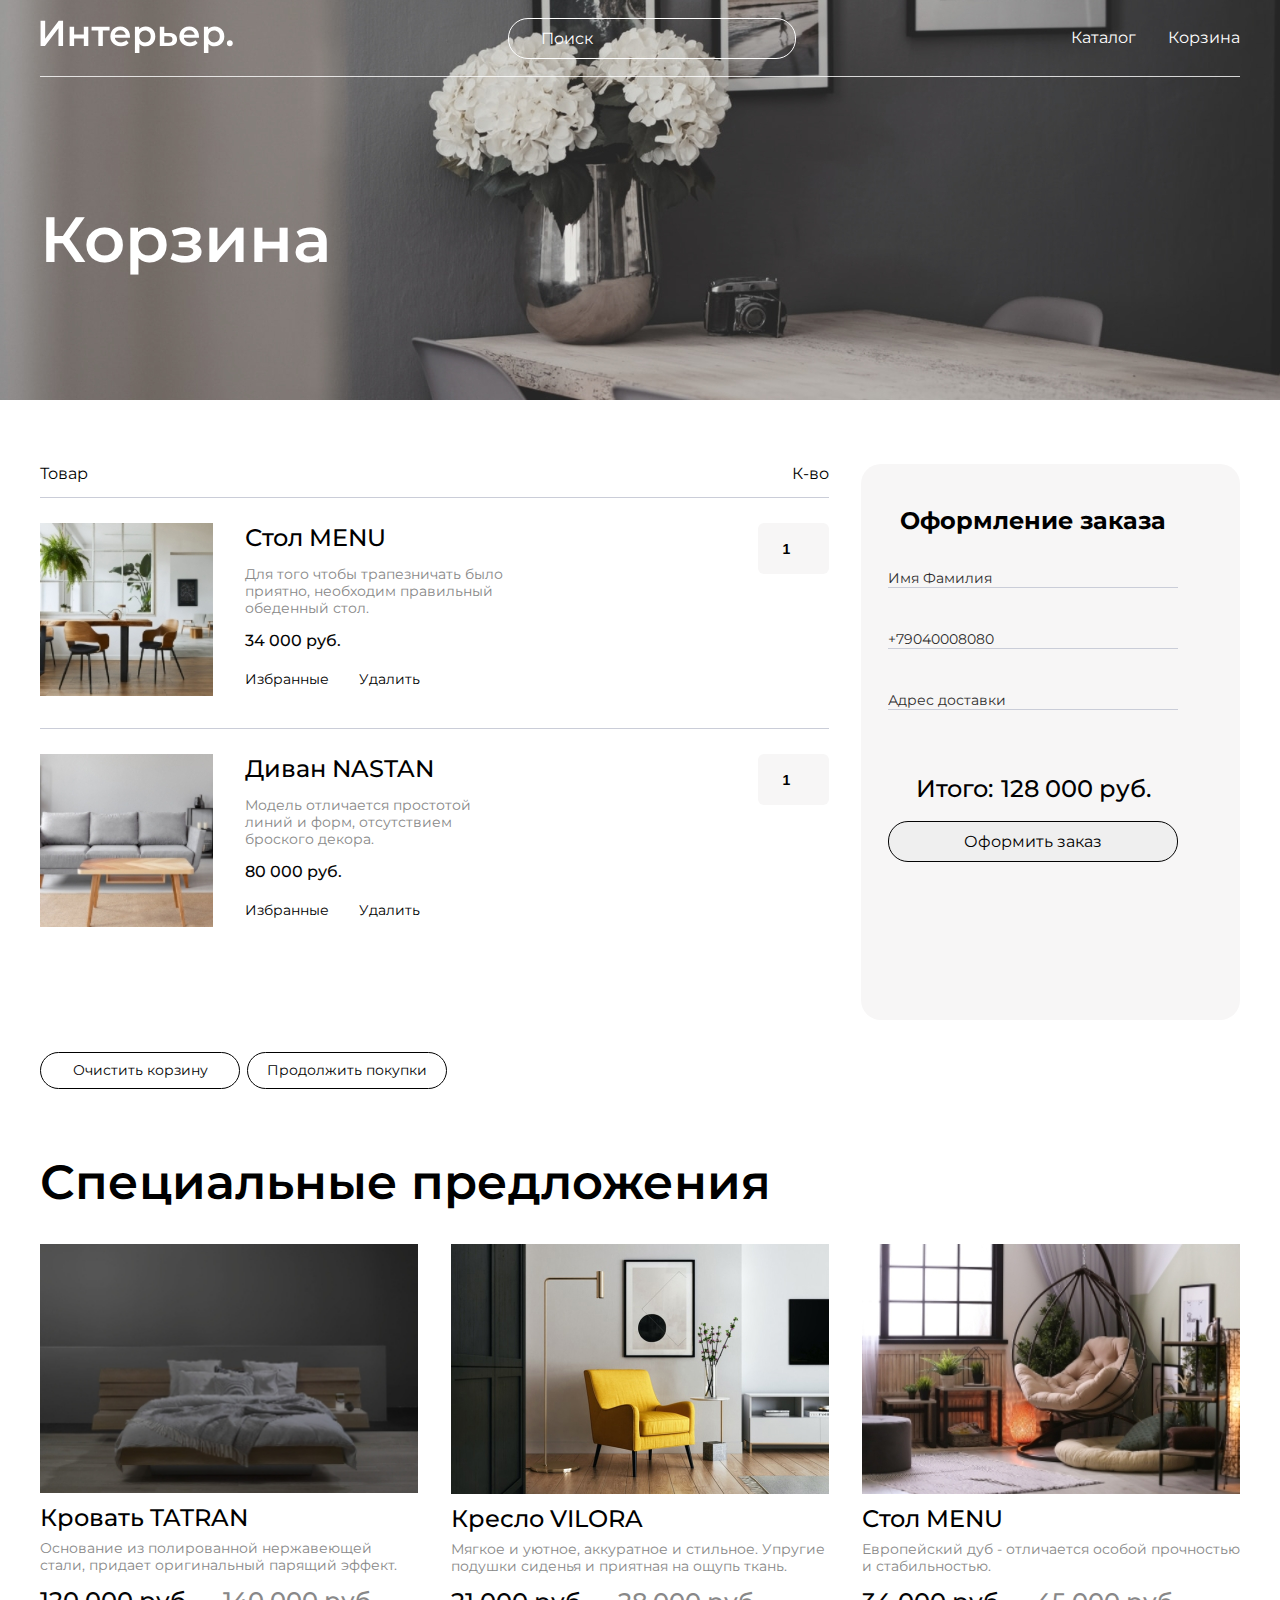
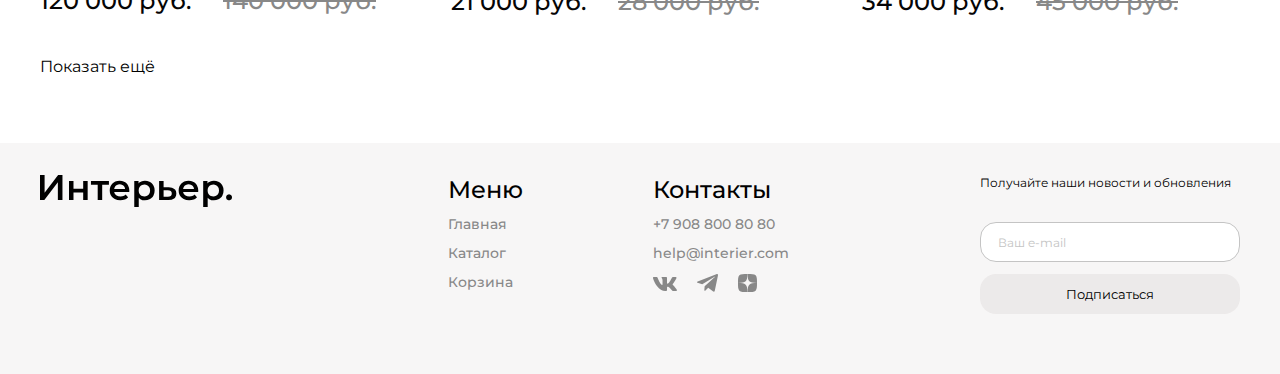
<file: cart.html>
<!DOCTYPE html>
<html lang="ru">
  <head>
    <meta charset="UTF-8" />
    <meta name="viewport" content="width=device-width, initial-scale=1.0" />
    <title>Корзина</title>
    <link rel="preconnect" href="https://fonts.googleapis.com" />
    <link rel="preconnect" href="https://fonts.gstatic.com" crossorigin />
    <link
      href="https://fonts.googleapis.com/css2?family=Montserrat:ital,wght@0,100..900;1,100..900&display=swap"
      rel="stylesheet"
    />
    <link rel="stylesheet" href="style.css" />
  </head>

  <body>
    <section class="top-cart center">
      <header class="header">
        <a href="index.html"
          ><img class="header__logo" src="images/logo.svg" alt="Логотип"
        /></a>
        <input placeholder="Поиск" class="header__search" type="text" />
        <nav class="header__nav">
          <a class="header__nav-link" href="catalog.html">Каталог</a>
          <a class="header__nav-link" href="cart.html">Корзина</a>
        </nav>

        <nav class="header__nav-mob">
          <a class="header__nav-link" href="#"
            ><svg
              width="15.366211"
              height="15.360107"
              viewBox="0 0 15.3662 15.3601"
              fill="none"
              xmlns="http://www.w3.org/2000/svg"
              xmlns:xlink="http://www.w3.org/1999/xlink"
            >
              <desc>Created with Pixso.</desc>
              <defs />
              <path
                d="M11.53 10.41C12.52 9.14 12.99 7.54 12.84 5.93C12.68 4.33 11.93 2.84 10.72 1.78C9.51 0.71 7.94 0.15 6.33 0.2C4.72 0.25 3.19 0.91 2.05 2.05C0.91 3.19 0.25 4.72 0.2 6.33C0.15 7.94 0.71 9.51 1.78 10.72C2.85 11.93 4.33 12.68 5.94 12.83C7.54 12.99 9.14 12.52 10.42 11.53L10.45 11.56L13.81 14.92C13.88 15 13.97 15.05 14.07 15.09C14.16 15.13 14.27 15.16 14.37 15.16C14.47 15.16 14.58 15.13 14.67 15.09C14.77 15.05 14.86 15 14.93 14.92C15 14.85 15.06 14.76 15.1 14.67C15.14 14.57 15.16 14.47 15.16 14.36C15.16 14.26 15.14 14.16 15.1 14.06C15.06 13.96 15 13.88 14.93 13.8L11.57 10.44C11.56 10.43 11.55 10.42 11.53 10.41ZM9.89 3.17C10.34 3.61 10.69 4.13 10.94 4.71C11.18 5.29 11.31 5.91 11.31 6.53C11.31 7.16 11.19 7.78 10.95 8.36C10.71 8.94 10.36 9.47 9.92 9.91C9.47 10.36 8.95 10.71 8.37 10.95C7.79 11.18 7.17 11.31 6.54 11.3C5.91 11.3 5.29 11.17 4.72 10.93C4.14 10.69 3.61 10.33 3.17 9.88C2.29 8.99 1.8 7.79 1.81 6.53C1.81 5.28 2.31 4.08 3.2 3.19C4.09 2.31 5.29 1.81 6.54 1.8C7.79 1.8 9 2.29 9.89 3.17Z"
                fill="#FFFFFF"
                fill-opacity="1.000000"
                fill-rule="evenodd"
              />
              <path
                d="M13.04 7.14Q13.09 6.54 13.03 5.92Q12.98 5.3 12.81 4.71Q12.63 4.12 12.35 3.56Q12.07 3.01 11.69 2.53Q11.32 2.04 10.85 1.63Q10.38 1.22 9.86 0.91Q9.33 0.59 8.75 0.38Q8.16 0.17 7.55 0.07Q6.95 -0.02 6.33 0Q5.7 0.02 5.11 0.15Q4.51 0.28 3.94 0.53Q3.37 0.78 2.86 1.12Q2.35 1.47 1.91 1.91Q1.47 2.35 1.13 2.85Q0.78 3.36 0.53 3.93Q0.29 4.5 0.15 5.1Q0.02 5.7 0 6.32Q-0.02 6.95 0.07 7.55Q0.17 8.16 0.38 8.74Q0.59 9.33 0.9 9.86Q1.22 10.38 1.63 10.85Q2.04 11.32 2.53 11.69Q3.01 12.07 3.57 12.35Q4.12 12.63 4.71 12.81Q5.3 12.98 5.92 13.03Q6.54 13.09 7.15 13.03Q7.76 12.98 8.36 12.8Q8.96 12.63 9.5 12.35Q9.97 12.11 10.4 11.79L13.67 15.06Q13.74 15.13 13.82 15.19Q13.9 15.24 13.99 15.28Q14.08 15.32 14.18 15.34Q14.27 15.36 14.37 15.36Q14.47 15.36 14.56 15.34Q14.66 15.32 14.75 15.28Q14.84 15.24 14.92 15.19Q15 15.13 15.07 15.06Q15.14 14.99 15.19 14.91Q15.25 14.83 15.29 14.74Q15.32 14.65 15.34 14.56Q15.36 14.46 15.36 14.36Q15.36 14.26 15.34 14.17Q15.32 14.07 15.29 13.98Q15.25 13.89 15.19 13.81Q15.14 13.73 15.07 13.66L11.8 10.39Q12.11 9.96 12.35 9.5Q12.63 8.95 12.8 8.35Q12.98 7.75 13.04 7.14ZM11.53 10.41C12.52 9.14 12.99 7.54 12.84 5.93C12.68 4.33 11.93 2.84 10.72 1.78C9.51 0.71 7.94 0.15 6.33 0.2C4.72 0.25 3.19 0.91 2.05 2.05C0.91 3.19 0.25 4.72 0.2 6.33C0.15 7.94 0.71 9.51 1.78 10.72C2.85 11.93 4.33 12.68 5.94 12.83C7.54 12.99 9.14 12.52 10.42 11.53L10.45 11.56L13.81 14.92C13.88 15 13.97 15.05 14.07 15.09C14.16 15.13 14.27 15.16 14.37 15.16C14.47 15.16 14.58 15.13 14.67 15.09C14.77 15.05 14.86 15 14.93 14.92C15 14.85 15.06 14.76 15.1 14.67C15.14 14.57 15.16 14.47 15.16 14.36C15.16 14.26 15.14 14.16 15.1 14.06C15.06 13.96 15 13.88 14.93 13.8L11.57 10.44C11.56 10.43 11.55 10.42 11.53 10.41ZM9.89 3.17C10.34 3.61 10.69 4.13 10.94 4.71C11.18 5.29 11.31 5.91 11.31 6.53C11.31 7.16 11.19 7.78 10.95 8.36C10.71 8.94 10.36 9.47 9.92 9.91C9.47 10.36 8.95 10.71 8.37 10.95C7.79 11.18 7.17 11.31 6.54 11.3C5.91 11.3 5.29 11.17 4.72 10.93C4.14 10.69 3.61 10.33 3.17 9.88C2.29 8.99 1.8 7.79 1.81 6.53C1.81 5.28 2.31 4.08 3.2 3.19C4.09 2.31 5.29 1.81 6.54 1.8C7.79 1.8 9 2.29 9.89 3.17ZM10.33 4Q10.58 4.37 10.75 4.79Q10.93 5.21 11.02 5.64Q11.11 6.08 11.11 6.54Q11.11 6.99 11.03 7.43Q10.94 7.87 10.77 8.29Q10.59 8.71 10.35 9.08Q10.1 9.45 9.78 9.77Q9.46 10.09 9.08 10.34Q8.71 10.59 8.29 10.76Q7.87 10.93 7.43 11.02Q7 11.11 6.54 11.1Q6.09 11.1 5.65 11.01Q5.21 10.92 4.79 10.75Q4.37 10.57 4 10.32Q3.64 10.07 3.32 9.74Q3 9.42 2.76 9.05Q2.52 8.69 2.35 8.27Q2.18 7.85 2.09 7.42Q2.01 6.99 2.01 6.54Q2.01 6.08 2.1 5.65Q2.19 5.22 2.36 4.8Q2.53 4.39 2.78 4.02Q3.02 3.65 3.34 3.34Q3.66 3.02 4.03 2.77Q4.39 2.53 4.81 2.35Q5.23 2.18 5.66 2.09Q6.09 2.01 6.54 2Q6.99 2 7.42 2.09Q7.86 2.17 8.28 2.34Q8.69 2.51 9.06 2.75Q9.43 2.99 9.75 3.31Q10.07 3.63 10.33 4Z"
                fill="#FFFFFF"
                fill-opacity="1.000000"
                fill-rule="evenodd"
              />
            </svg>
          </a>
          <a class="header__nav-link" href="catalog.html"
            ><svg
              width="19.199463"
              height="19.199951"
              viewBox="0 0 19.1995 19.2"
              fill="none"
              xmlns="http://www.w3.org/2000/svg"
              xmlns:xlink="http://www.w3.org/1999/xlink"
            >
              <desc>Created with Pixso.</desc>
              <defs />
              <rect
                id="Rectangle46"
                width="4.571429"
                height="4.571429"
                fill="#FFFFFF"
                fill-opacity="1.000000"
              />
              <rect
                id="Rectangle41"
                y="7.314209"
                width="4.571429"
                height="4.571429"
                fill="#FFFFFF"
                fill-opacity="1.000000"
              />
              <rect
                id="Rectangle47"
                y="14.628540"
                width="4.571429"
                height="4.571428"
                fill="#FFFFFF"
                fill-opacity="1.000000"
              />
              <rect
                id="Rectangle48"
                x="7.313477"
                y="7.314209"
                width="4.571429"
                height="4.571429"
                fill="#FFFFFF"
                fill-opacity="1.000000"
              />
              <rect
                id="Rectangle45"
                x="7.313477"
                y="14.628540"
                width="4.571429"
                height="4.571428"
                fill="#FFFFFF"
                fill-opacity="1.000000"
              />
              <rect
                id="Rectangle49"
                x="7.313477"
                width="4.571429"
                height="4.571429"
                fill="#FFFFFF"
                fill-opacity="1.000000"
              />
              <rect
                id="Rectangle42"
                x="14.627930"
                y="7.314209"
                width="4.571428"
                height="4.571429"
                fill="#FFFFFF"
                fill-opacity="1.000000"
              />
              <rect
                id="Rectangle44"
                x="14.627930"
                y="14.628540"
                width="4.571428"
                height="4.571428"
                fill="#FFFFFF"
                fill-opacity="1.000000"
              />
              <rect
                id="Rectangle43"
                x="14.627930"
                width="4.571428"
                height="4.571429"
                fill="#FFFFFF"
                fill-opacity="1.000000"
              />
            </svg>
          </a>
          <a class="header__nav-link" href="cart.html"
            ><svg
              width="18.717285"
              height="16.666626"
              viewBox="0 0 18.7173 16.6666"
              fill="none"
              xmlns="http://www.w3.org/2000/svg"
              xmlns:xlink="http://www.w3.org/1999/xlink"
            >
              <desc>Created with Pixso.</desc>
              <defs />
              <path
                d="M11.45 16.66C12.01 16.66 12.54 16.44 12.93 16.05C13.32 15.66 13.54 15.13 13.54 14.58C13.54 14.03 13.32 13.5 12.93 13.11C12.54 12.71 12.01 12.5 11.45 12.5C10.9 12.5 10.37 12.71 9.98 13.11C9.59 13.5 9.37 14.03 9.37 14.58C9.37 15.13 9.59 15.66 9.98 16.05C10.37 16.44 10.9 16.66 11.45 16.66ZM4.16 16.66C4.71 16.66 5.24 16.44 5.63 16.05C6.03 15.66 6.24 15.13 6.24 14.58C6.24 14.03 6.03 13.5 5.63 13.11C5.24 12.71 4.71 12.5 4.16 12.5C3.61 12.5 3.08 12.71 2.69 13.11C2.3 13.5 2.08 14.03 2.08 14.58C2.08 15.13 2.3 15.66 2.69 16.05C3.08 16.44 3.61 16.66 4.16 16.66ZM17.74 2C18 1.99 18.25 1.88 18.43 1.69C18.61 1.51 18.71 1.26 18.71 1C18.71 0.74 18.61 0.49 18.43 0.3C18.25 0.11 18 0 17.74 0L16.54 0C15.6 0 14.79 0.65 14.59 1.56L13.28 7.44C13.08 8.36 12.27 9.01 11.33 9.01L3.5 9.01L2 3L11.73 3C11.99 2.99 12.23 2.88 12.41 2.69C12.59 2.5 12.69 2.26 12.69 2C12.69 1.74 12.59 1.49 12.41 1.31C12.23 1.12 11.99 1.01 11.73 1L2 1C1.69 1 1.39 1.07 1.12 1.2C0.85 1.33 0.61 1.53 0.42 1.77C0.23 2.01 0.1 2.29 0.04 2.58C-0.02 2.88 -0.02 3.19 0.06 3.49L1.56 9.5C1.67 9.93 1.92 10.31 2.27 10.59C2.62 10.86 3.05 11.01 3.5 11.01L11.33 11.01C12.24 11.01 13.12 10.7 13.83 10.13C14.54 9.56 15.04 8.77 15.24 7.88L16.54 2L17.74 2Z"
                fill="#FFFFFF"
                fill-opacity="1.000000"
                fill-rule="nonzero"
              />
            </svg>
          </a>
        </nav>
      </header>

      <h1 class="cart-heading">Корзина</h1>
    </section>

    <section class="cart center">
      <div class="cart__content">
        <div class="cart__name-box">
          <p>Товар</p>
          <p>К-во</p>
        </div>
        <div class="cart__item">
          <div class="cart__left">
            <img class="cart__item-img" src="images/cart-Menu.jpeg" alt="" />
            <div class="cart__info">
              <h4 class="cart__info-head">Стол MENU</h4>
              <p class="cart__info-description">
                Для того чтобы трапезничать было приятно, необходим правильный
                обеденный стол.
              </p>
              <p class="cart__info-price">34 000 руб.</p>
              <div class="cart__link-box">
                <a class="cart__link" href="#">Избранные</a>
                <a class="cart__link" href="#">Удалить</a>
              </div>
            </div>
          </div>
          <input class="cart__item-input" type="number" value="1" min="1" />
        </div>

        <div class="cart__item">
          <div class="cart__left">
            <img class="cart__item-img" src="images/cart-NASTAN.jpeg" alt="" />
            <div class="cart__info">
              <h4 class="cart__info-head">Диван NASTAN</h4>
              <p class="cart__info-description">
                Модель отличается простотой линий и форм, отсутствием броского
                декора.
              </p>
              <p class="cart__info-price">80 000 руб.</p>
              <div class="cart__link-box">
                <a class="cart__link" href="#">Избранные</a>
                <a class="cart__link" href="#">Удалить</a>
              </div>
            </div>
          </div>
          <input class="cart__item-input" type="number" value="1" min="1" />
        </div>
      </div>
      <div class="cart__btn-box">
        <button class="cart__btn">Очистить корзину</button>
        <button class="cart__btn">Продолжить покупки</button>
      </div>
      <div class="cart__form">
        <h3 class="cart__form-head">Оформление заказа</h3>
        <div class="cart__form-data">
          <input
            placeholder="Имя Фамилия"
            type="text"
            class="cart__form-input"
          />
          <input
            placeholder="+79040008080"
            type="tel"
            class="cart__form-input"
          />
          <input
            placeholder="Адрес доставки"
            type="text"
            class="cart__form-input"
          />
        </div>
        <div class="cart__form-total">
          <p>Итого:</p>
          <p>128 000 руб.</p>
        </div>
        <button class="cart__form-btn">Оформить заказ</button>
      </div>
    </section>

    <section class="special-offer center">
      <h2 class="heading">Специальные предложения</h2>
      <div class="product-box">
        <article class="product">
          <div class="product__btn">
            <button class="product__btn-img">
              <svg
                class="product__button-img-color"
                width="18.000000"
                height="21.000000"
                viewBox="0 0 18 21"
                fill="none"
                xmlns="http://www.w3.org/2000/svg"
                xmlns:xlink="http://www.w3.org/1999/xlink"
              >
                <desc>Created with Pixso.</desc>
                <defs />
                <path
                  d="M4 7L4 5C4 3.67 4.52 2.4 5.46 1.46C6.4 0.52 7.67 0 9 0C10.32 0 11.59 0.52 12.53 1.46C13.47 2.4 14 3.67 14 5L14 7L17 7C17.26 7 17.51 7.1 17.7 7.29C17.89 7.48 18 7.73 18 8L18 20C18 20.26 17.89 20.51 17.7 20.7C17.51 20.89 17.26 21 17 21L1 21C0.73 21 0.48 20.89 0.29 20.7C0.1 20.51 0 20.26 0 20L0 8C0 7.73 0.1 7.48 0.29 7.29C0.48 7.1 0.73 7 1 7L4 7ZM4 9L2 9L2 19L16 19L16 9L14 9L14 11L12 11L12 9L6 9L6 11L4 11L4 9ZM6 7L12 7L12 5C12 4.2 11.68 3.44 11.12 2.87C10.55 2.31 9.79 2 9 2C8.2 2 7.44 2.31 6.87 2.87C6.31 3.44 6 4.2 6 5L6 7Z"
                  fill="currentColor"
                  fill-opacity="1.000000"
                  fill-rule="nonzero"
                />
              </svg>
            </button>
            <button class="product__btn-img">
              <svg
                class="product__button-img-color"
                width="24.000000"
                height="24.000000"
                viewBox="0 0 24 24"
                fill="none"
                xmlns="http://www.w3.org/2000/svg"
                xmlns:xlink="http://www.w3.org/1999/xlink"
              >
                <desc>Created with Pixso.</desc>
                <defs>
                  <clipPath>
                    <rect
                      rx="0.000000"
                      width="23.000000"
                      height="23.000000"
                      transform="translate(0.500000 0.500000)"
                      fill="white"
                      fill-opacity="0"
                    />
                  </clipPath>
                </defs>
                <g clip-path="url(#clip310_517)">
                  <path
                    d="M12 20.99C11.35 20.42 10.62 19.83 9.85 19.19L9.84 19.19C7.13 16.97 4.05 14.46 2.69 11.45C2.24 10.49 2.01 9.45 2 8.39C1.99 6.94 2.57 5.55 3.61 4.54C4.64 3.52 6.04 2.97 7.5 2.99C8.68 3 9.83 3.34 10.82 3.98C11.26 4.26 11.65 4.6 12 4.99C12.34 4.6 12.73 4.26 13.17 3.98C14.16 3.34 15.31 3 16.5 2.99C17.95 2.97 19.35 3.52 20.38 4.54C21.42 5.55 22 6.94 22 8.39C21.98 9.45 21.75 10.5 21.3 11.46C19.94 14.47 16.87 16.98 14.15 19.19L14.14 19.2C13.37 19.83 12.64 20.43 12 21L12 20.99ZM7.5 4.99C6.56 4.98 5.67 5.34 5 5.99C4.35 6.62 3.99 7.49 4 8.39C4.01 9.17 4.18 9.92 4.51 10.62C5.15 11.92 6.01 13.1 7.06 14.09C8.06 15.09 9.19 16.06 10.18 16.88C10.45 17.1 10.73 17.33 11.01 17.56L11.18 17.7C11.45 17.92 11.73 18.14 12 18.36L12.01 18.35L12.01 18.35L12.02 18.35L12.03 18.34L12.03 18.34L12.04 18.34L12.06 18.33L12.1 18.29L12.11 18.29L12.12 18.28L12.12 18.28L12.13 18.27L12.8 17.73L12.97 17.58C13.25 17.35 13.53 17.13 13.8 16.9C14.79 16.09 15.93 15.12 16.92 14.12C17.97 13.12 18.83 11.94 19.48 10.64C19.81 9.94 19.99 9.17 20 8.39C20 7.49 19.64 6.63 19 5.99C18.33 5.34 17.43 4.99 16.5 4.99C15.36 4.99 14.27 5.46 13.51 6.31L12 8.05L10.49 6.31C9.72 5.46 8.63 4.99 7.5 4.99Z"
                    fill="currentColor"
                    fill-opacity="1.000000"
                    fill-rule="nonzero"
                  />
                </g>
              </svg>
            </button>
          </div>
          <img
            src="catalogImg/TARTAN.jpeg"
            alt="Продукт"
            class="product__image"
          />
          <h3 class="product__name">Кровать TATRAN</h3>
          <p class="product__description">
            Основание из полированной нержавеющей стали, придает оригинальный
            парящий эффект.
          </p>
          <div class="product__price-box">
            <p class="product__price">120 000 руб.</p>
            <p class="product__price product__price_sale">140 000 руб.</p>
          </div>
        </article>

        <article class="product">
          <div class="product__btn">
            <button class="product__btn-img">
              <svg
                class="product__button-img-color"
                width="18.000000"
                height="21.000000"
                viewBox="0 0 18 21"
                fill="none"
                xmlns="http://www.w3.org/2000/svg"
                xmlns:xlink="http://www.w3.org/1999/xlink"
              >
                <desc>Created with Pixso.</desc>
                <defs />
                <path
                  d="M4 7L4 5C4 3.67 4.52 2.4 5.46 1.46C6.4 0.52 7.67 0 9 0C10.32 0 11.59 0.52 12.53 1.46C13.47 2.4 14 3.67 14 5L14 7L17 7C17.26 7 17.51 7.1 17.7 7.29C17.89 7.48 18 7.73 18 8L18 20C18 20.26 17.89 20.51 17.7 20.7C17.51 20.89 17.26 21 17 21L1 21C0.73 21 0.48 20.89 0.29 20.7C0.1 20.51 0 20.26 0 20L0 8C0 7.73 0.1 7.48 0.29 7.29C0.48 7.1 0.73 7 1 7L4 7ZM4 9L2 9L2 19L16 19L16 9L14 9L14 11L12 11L12 9L6 9L6 11L4 11L4 9ZM6 7L12 7L12 5C12 4.2 11.68 3.44 11.12 2.87C10.55 2.31 9.79 2 9 2C8.2 2 7.44 2.31 6.87 2.87C6.31 3.44 6 4.2 6 5L6 7Z"
                  fill="currentColor"
                  fill-opacity="1.000000"
                  fill-rule="nonzero"
                />
              </svg>
            </button>
            <button class="product__btn-img">
              <svg
                class="product__button-img-color"
                width="24.000000"
                height="24.000000"
                viewBox="0 0 24 24"
                fill="none"
                xmlns="http://www.w3.org/2000/svg"
                xmlns:xlink="http://www.w3.org/1999/xlink"
              >
                <desc>Created with Pixso.</desc>
                <defs>
                  <clipPath>
                    <rect
                      rx="0.000000"
                      width="23.000000"
                      height="23.000000"
                      transform="translate(0.500000 0.500000)"
                      fill="white"
                      fill-opacity="0"
                    />
                  </clipPath>
                </defs>
                <g clip-path="url(#clip310_517)">
                  <path
                    d="M12 20.99C11.35 20.42 10.62 19.83 9.85 19.19L9.84 19.19C7.13 16.97 4.05 14.46 2.69 11.45C2.24 10.49 2.01 9.45 2 8.39C1.99 6.94 2.57 5.55 3.61 4.54C4.64 3.52 6.04 2.97 7.5 2.99C8.68 3 9.83 3.34 10.82 3.98C11.26 4.26 11.65 4.6 12 4.99C12.34 4.6 12.73 4.26 13.17 3.98C14.16 3.34 15.31 3 16.5 2.99C17.95 2.97 19.35 3.52 20.38 4.54C21.42 5.55 22 6.94 22 8.39C21.98 9.45 21.75 10.5 21.3 11.46C19.94 14.47 16.87 16.98 14.15 19.19L14.14 19.2C13.37 19.83 12.64 20.43 12 21L12 20.99ZM7.5 4.99C6.56 4.98 5.67 5.34 5 5.99C4.35 6.62 3.99 7.49 4 8.39C4.01 9.17 4.18 9.92 4.51 10.62C5.15 11.92 6.01 13.1 7.06 14.09C8.06 15.09 9.19 16.06 10.18 16.88C10.45 17.1 10.73 17.33 11.01 17.56L11.18 17.7C11.45 17.92 11.73 18.14 12 18.36L12.01 18.35L12.01 18.35L12.02 18.35L12.03 18.34L12.03 18.34L12.04 18.34L12.06 18.33L12.1 18.29L12.11 18.29L12.12 18.28L12.12 18.28L12.13 18.27L12.8 17.73L12.97 17.58C13.25 17.35 13.53 17.13 13.8 16.9C14.79 16.09 15.93 15.12 16.92 14.12C17.97 13.12 18.83 11.94 19.48 10.64C19.81 9.94 19.99 9.17 20 8.39C20 7.49 19.64 6.63 19 5.99C18.33 5.34 17.43 4.99 16.5 4.99C15.36 4.99 14.27 5.46 13.51 6.31L12 8.05L10.49 6.31C9.72 5.46 8.63 4.99 7.5 4.99Z"
                    fill="currentColor"
                    fill-opacity="1.000000"
                    fill-rule="nonzero"
                  />
                </g>
              </svg>
            </button>
          </div>
          <img
            src="catalogImg/VILORA.jpg"
            alt="Продукт"
            class="product__image"
          />
          <h3 class="product__name">Кресло VILORA</h3>
          <p class="product__description">
            Мягкое и уютное, аккуратное и стильное. Упругие подушки сиденья и
            приятная на ощупь ткань.
          </p>
          <div class="product__price-box">
            <p class="product__price">21 000 руб.</p>
            <p class="product__price product__price_sale">28 000 руб.</p>
          </div>
        </article>

        <article class="product">
          <div class="product__btn">
            <button class="product__btn-img">
              <svg
                class="product__button-img-color"
                width="18.000000"
                height="21.000000"
                viewBox="0 0 18 21"
                fill="none"
                xmlns="http://www.w3.org/2000/svg"
                xmlns:xlink="http://www.w3.org/1999/xlink"
              >
                <desc>Created with Pixso.</desc>
                <defs />
                <path
                  d="M4 7L4 5C4 3.67 4.52 2.4 5.46 1.46C6.4 0.52 7.67 0 9 0C10.32 0 11.59 0.52 12.53 1.46C13.47 2.4 14 3.67 14 5L14 7L17 7C17.26 7 17.51 7.1 17.7 7.29C17.89 7.48 18 7.73 18 8L18 20C18 20.26 17.89 20.51 17.7 20.7C17.51 20.89 17.26 21 17 21L1 21C0.73 21 0.48 20.89 0.29 20.7C0.1 20.51 0 20.26 0 20L0 8C0 7.73 0.1 7.48 0.29 7.29C0.48 7.1 0.73 7 1 7L4 7ZM4 9L2 9L2 19L16 19L16 9L14 9L14 11L12 11L12 9L6 9L6 11L4 11L4 9ZM6 7L12 7L12 5C12 4.2 11.68 3.44 11.12 2.87C10.55 2.31 9.79 2 9 2C8.2 2 7.44 2.31 6.87 2.87C6.31 3.44 6 4.2 6 5L6 7Z"
                  fill="currentColor"
                  fill-opacity="1.000000"
                  fill-rule="nonzero"
                />
              </svg>
            </button>
            <button class="product__btn-img">
              <svg
                class="product__button-img-color"
                width="24.000000"
                height="24.000000"
                viewBox="0 0 24 24"
                fill="none"
                xmlns="http://www.w3.org/2000/svg"
                xmlns:xlink="http://www.w3.org/1999/xlink"
              >
                <desc>Created with Pixso.</desc>
                <defs>
                  <clipPath>
                    <rect
                      rx="0.000000"
                      width="23.000000"
                      height="23.000000"
                      transform="translate(0.500000 0.500000)"
                      fill="white"
                      fill-opacity="0"
                    />
                  </clipPath>
                </defs>
                <g clip-path="url(#clip310_517)">
                  <path
                    d="M12 20.99C11.35 20.42 10.62 19.83 9.85 19.19L9.84 19.19C7.13 16.97 4.05 14.46 2.69 11.45C2.24 10.49 2.01 9.45 2 8.39C1.99 6.94 2.57 5.55 3.61 4.54C4.64 3.52 6.04 2.97 7.5 2.99C8.68 3 9.83 3.34 10.82 3.98C11.26 4.26 11.65 4.6 12 4.99C12.34 4.6 12.73 4.26 13.17 3.98C14.16 3.34 15.31 3 16.5 2.99C17.95 2.97 19.35 3.52 20.38 4.54C21.42 5.55 22 6.94 22 8.39C21.98 9.45 21.75 10.5 21.3 11.46C19.94 14.47 16.87 16.98 14.15 19.19L14.14 19.2C13.37 19.83 12.64 20.43 12 21L12 20.99ZM7.5 4.99C6.56 4.98 5.67 5.34 5 5.99C4.35 6.62 3.99 7.49 4 8.39C4.01 9.17 4.18 9.92 4.51 10.62C5.15 11.92 6.01 13.1 7.06 14.09C8.06 15.09 9.19 16.06 10.18 16.88C10.45 17.1 10.73 17.33 11.01 17.56L11.18 17.7C11.45 17.92 11.73 18.14 12 18.36L12.01 18.35L12.01 18.35L12.02 18.35L12.03 18.34L12.03 18.34L12.04 18.34L12.06 18.33L12.1 18.29L12.11 18.29L12.12 18.28L12.12 18.28L12.13 18.27L12.8 17.73L12.97 17.58C13.25 17.35 13.53 17.13 13.8 16.9C14.79 16.09 15.93 15.12 16.92 14.12C17.97 13.12 18.83 11.94 19.48 10.64C19.81 9.94 19.99 9.17 20 8.39C20 7.49 19.64 6.63 19 5.99C18.33 5.34 17.43 4.99 16.5 4.99C15.36 4.99 14.27 5.46 13.51 6.31L12 8.05L10.49 6.31C9.72 5.46 8.63 4.99 7.5 4.99Z"
                    fill="currentColor"
                    fill-opacity="1.000000"
                    fill-rule="nonzero"
                  />
                </g>
              </svg>
            </button>
          </div>
          <img
            src="catalogImg/LUNA.jpeg"
            alt="Продукт"
            class="product__image"
          />
          <h3 class="product__name">Стол MENU</h3>
          <p class="product__description">
            Европейский дуб - отличается особой прочностью и стабильностью.
          </p>
          <div class="product__price-box">
            <p class="product__price">34 000 руб.</p>
            <p class="product__price product__price_sale">45 000 руб.</p>
          </div>
        </article>
      </div>

      <div class="special-offer__link">
        <a href="catalog.html" class="special-offer__link-font">Показать ещё</a>
      </div>
    </section>

    <footer class="footer center">
      <a class="footer__logo" href="index.html"
        ><img class="footer__logo-hov" src="images/footerLogo.svg" alt="logo"
      /></a>

      <div class="footer__content">
        <div class="footer__info">
          <nav class="footer__item">
            <h4 class="footer__heading">Меню</h4>
            <a class="footer__link footer__link_nav" href="index.html"
              >Главная</a
            >
            <a class="footer__link footer__link_nav" href="catalog.html"
              >Каталог</a
            >
            <a class="footer__link footer__link_nav" href="cart.html"
              >Корзина</a
            >
          </nav>

          <div class="footer__item">
            <h4 class="footer__heading">Контакты</h4>
            <a class="footer__link" href="tel:+79088008080">+7 908 800 80 80</a>
            <a class="footer__link" href="mailto:help@interier.com"
              >help@interier.com</a
            >
            <div class="footer__icons">
              <a href="#"
                ><svg
                  class="footer__icons-hov"
                  width="24.000504"
                  height="14.000000"
                  viewBox="0 0 24.0005 14"
                  fill="none"
                  xmlns="http://www.w3.org/2000/svg"
                  xmlns:xlink="http://www.w3.org/1999/xlink"
                >
                  <desc>Created with Pixso.</desc>
                  <defs />
                  <path
                    d="M23.45 0.94C23.61 0.4 23.45 0 22.65 0L20.03 0C19.36 0 19.05 0.34 18.88 0.72C18.88 0.72 17.55 3.92 15.66 6C15.04 6.6 14.77 6.79 14.43 6.79C14.27 6.79 14.01 6.6 14.01 6.05L14.01 0.94C14.01 0.29 13.83 0 13.27 0L9.15 0C8.73 0 8.48 0.3 8.48 0.59C8.48 1.21 9.42 1.35 9.52 3.1L9.52 6.9C9.52 7.73 9.37 7.88 9.03 7.88C8.14 7.88 5.98 4.67 4.69 1C4.44 0.28 4.19 0 3.52 0L0.9 0C0.15 0 0 0.34 0 0.72C0 1.41 0.88 4.8 4.14 9.28C6.31 12.34 9.37 14 12.15 14C13.82 14 14.02 13.63 14.02 12.99L14.02 10.68C14.02 9.94 14.18 9.8 14.71 9.8C15.1 9.8 15.77 9.99 17.33 11.46C19.11 13.21 19.4 14 20.4 14L23.03 14C23.78 14 24.15 13.63 23.94 12.9C23.7 12.18 22.85 11.12 21.72 9.88C21.11 9.17 20.19 8.4 19.91 8.02C19.52 7.53 19.63 7.31 19.91 6.87C19.91 6.87 23.11 2.45 23.44 0.94L23.45 0.94Z"
                    fill="#888888"
                    fill-opacity="1.000000"
                    fill-rule="evenodd"
                  />
                </svg>
              </a>
              <a href="#"
                ><svg
                  class="footer__icons-hov"
                  width="21.000000"
                  height="17.675659"
                  viewBox="0 0 21 17.6757"
                  fill="none"
                  xmlns="http://www.w3.org/2000/svg"
                  xmlns:xlink="http://www.w3.org/1999/xlink"
                >
                  <desc>Created with Pixso.</desc>
                  <defs />
                  <path
                    d="M19.29 0.2L0.69 7.41C-0.06 7.74 -0.32 8.42 0.5 8.78L5.28 10.31L16.82 3.14C17.45 2.69 18.09 2.81 17.54 3.3L7.63 12.32L7.31 16.14C7.6 16.73 8.13 16.73 8.47 16.44L11.21 13.83L15.91 17.37C17 18.02 17.59 17.6 17.83 16.41L20.91 1.74C21.23 0.28 20.68 -0.37 19.29 0.2Z"
                    fill="#888888"
                    fill-opacity="1.000000"
                    fill-rule="nonzero"
                  />
                </svg>
              </a>
              <a href="#"
                ><svg
                  class="footer__icons-hov"
                  width="19.000000"
                  height="18.000000"
                  viewBox="0 0 19 18"
                  fill="none"
                  xmlns="http://www.w3.org/2000/svg"
                  xmlns:xlink="http://www.w3.org/1999/xlink"
                >
                  <desc>Created with Pixso.</desc>
                  <defs />
                  <path
                    d="M11.33 10.73C9.83 12.19 9.73 14.01 9.6 18C13.52 18 16.23 17.98 17.62 16.7C18.98 15.37 19 12.68 19 9.09C14.79 9.22 12.87 9.32 11.33 10.73ZM0 9.09C0 12.68 0.01 15.37 1.37 16.7C2.76 17.98 5.47 18 9.39 18C9.26 14.01 9.16 12.19 7.66 10.73C6.12 9.32 4.2 9.21 0 9.09ZM9.39 0C5.48 0 2.76 0.01 1.37 1.29C0.01 2.62 0 5.31 0 8.9C4.2 8.77 6.12 8.67 7.66 7.26C9.16 5.8 9.26 3.98 9.39 0ZM11.33 7.26C9.83 5.8 9.73 3.98 9.6 0C13.52 0 16.23 0.01 17.62 1.29C18.98 2.62 19 5.31 19 8.9C14.79 8.77 12.87 8.67 11.33 7.26Z"
                    fill="#888888"
                    fill-opacity="1.000000"
                    fill-rule="nonzero"
                  />
                </svg>
              </a>
            </div>
          </div>
        </div>
        <form class="footer__form" action="#">
          <p class="footer__text">Получайте наши новости и обновления</p>
          <input placeholder="Ваш e-mail" class="footer__input" type="email" />
          <button class="footer__button">Подписаться</button>
        </form>
      </div>
    </footer>
  </body>
</html>
</file>
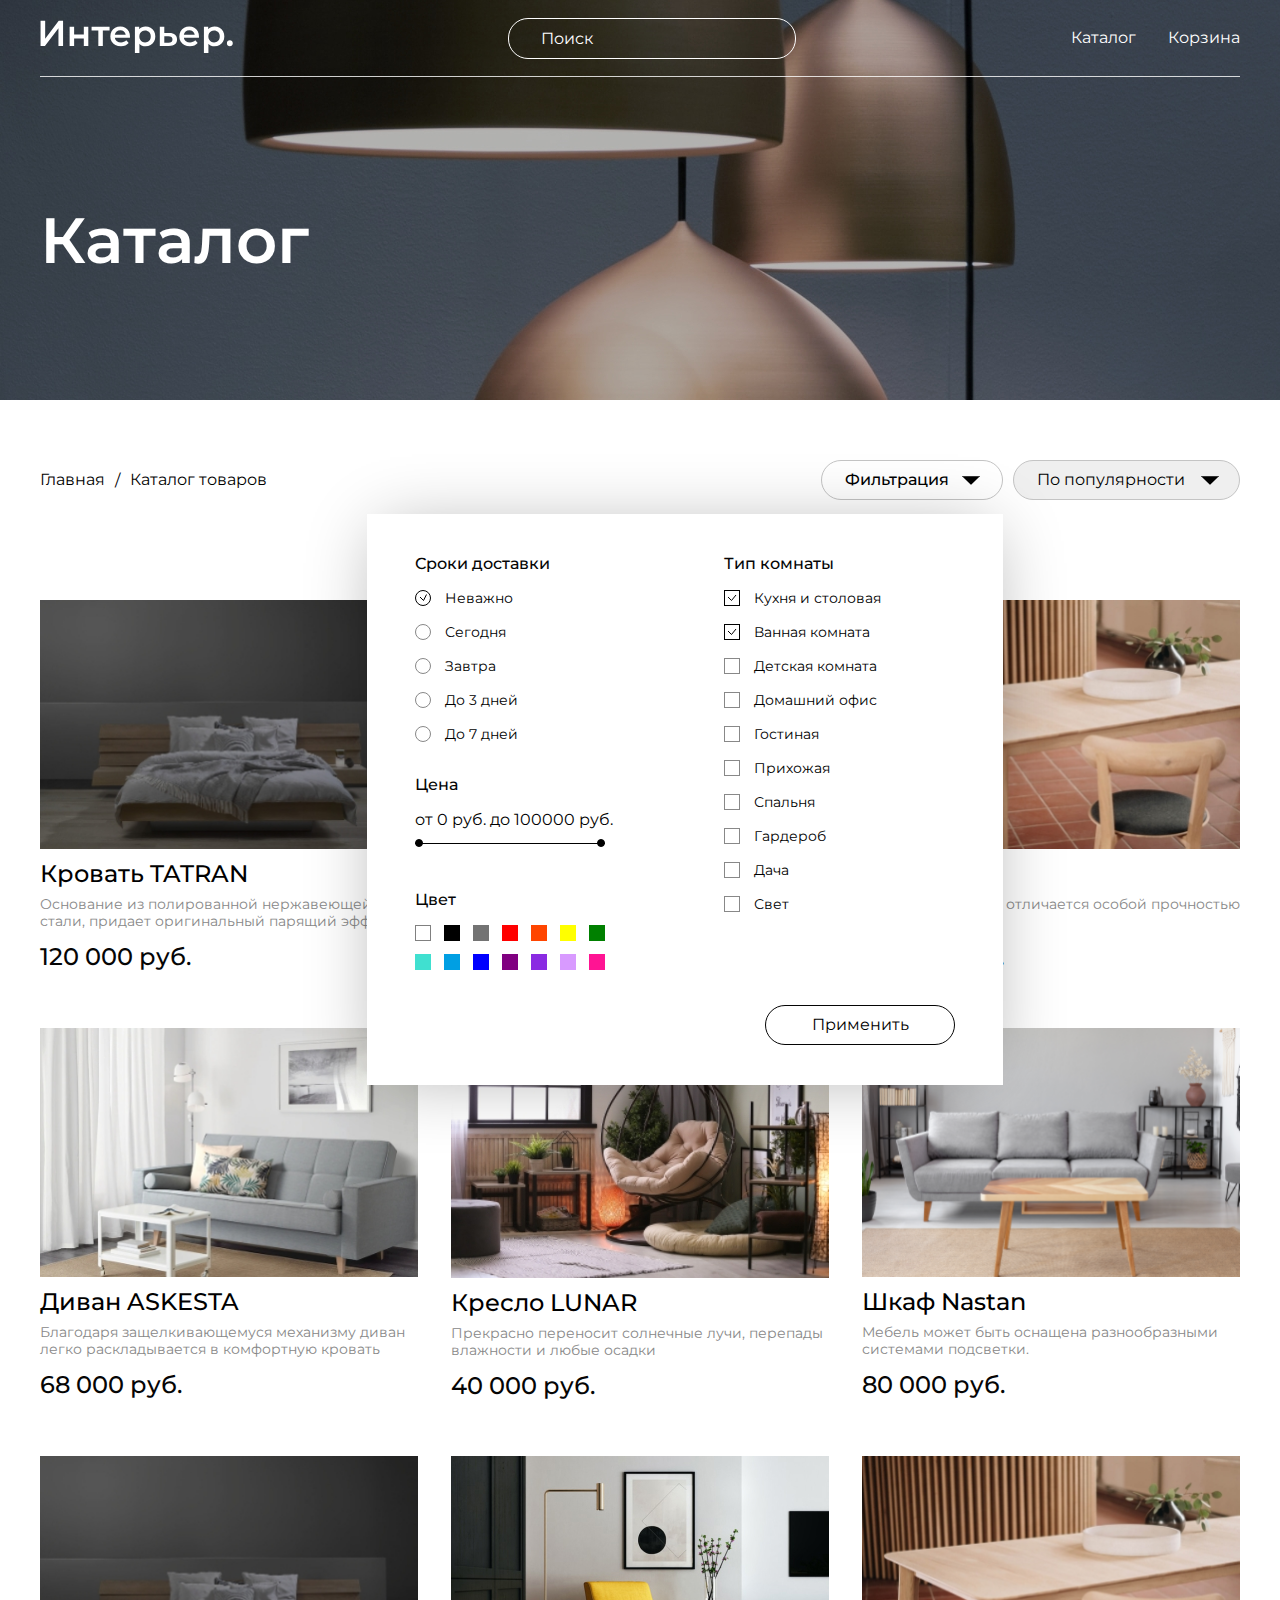
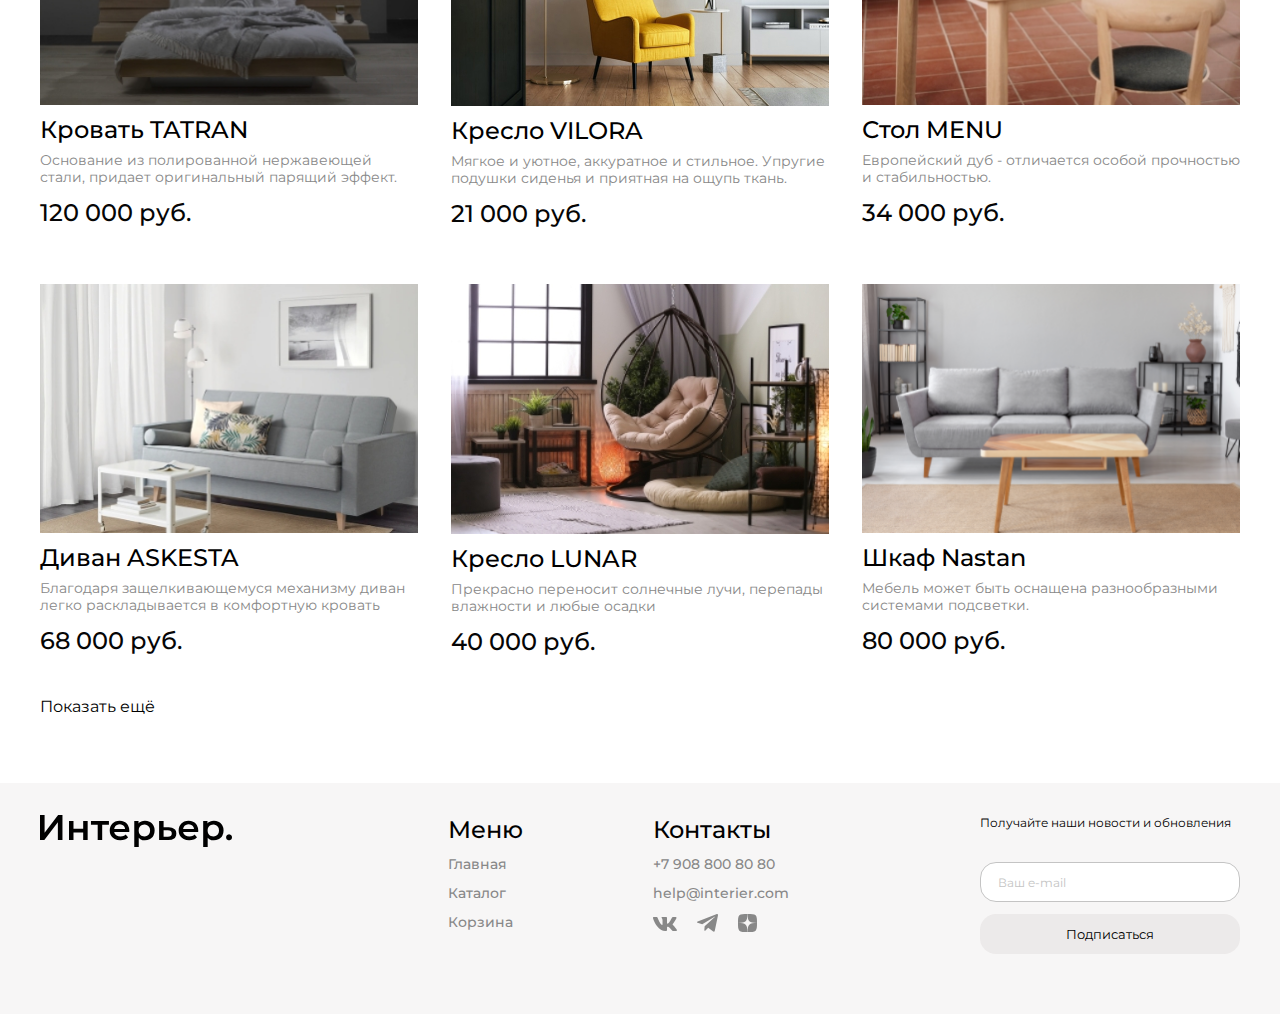
<file: catalog.html>
<!DOCTYPE html>
<html lang="ru">
  <head>
    <meta charset="UTF-8" />
    <meta name="viewport" content="width=device-width, initial-scale=1.0" />
    <title>Каталог</title>
    <link rel="stylesheet" href="style.css" />
    <link
      href="https://fonts.googleapis.com/css2?family=Montserrat:ital,wght@0,100..900;1,100..900&display=swap"
      rel="stylesheet"
    />
  </head>

  <body>
    <section class="top top_catalog center">
      <header class="header">
        <a href="index.html"
          ><img class="header__logo" src="images/logo.svg" alt="Логотип"
        /></a>
        <input placeholder="Поиск" class="header__search" type="text" />

        <nav class="header__nav">
          <a class="header__nav-link" href="catalog.html">Каталог</a>
          <a class="header__nav-link" href="cart.html">Корзина</a>
        </nav>

        <nav class="header__nav-mob">
          <a class="header__nav-link" href="#"
            ><svg
              width="15.366211"
              height="15.360107"
              viewBox="0 0 15.3662 15.3601"
              fill="none"
              xmlns="http://www.w3.org/2000/svg"
              xmlns:xlink="http://www.w3.org/1999/xlink"
            >
              <desc>Created with Pixso.</desc>
              <defs />
              <path
                d="M11.53 10.41C12.52 9.14 12.99 7.54 12.84 5.93C12.68 4.33 11.93 2.84 10.72 1.78C9.51 0.71 7.94 0.15 6.33 0.2C4.72 0.25 3.19 0.91 2.05 2.05C0.91 3.19 0.25 4.72 0.2 6.33C0.15 7.94 0.71 9.51 1.78 10.72C2.85 11.93 4.33 12.68 5.94 12.83C7.54 12.99 9.14 12.52 10.42 11.53L10.45 11.56L13.81 14.92C13.88 15 13.97 15.05 14.07 15.09C14.16 15.13 14.27 15.16 14.37 15.16C14.47 15.16 14.58 15.13 14.67 15.09C14.77 15.05 14.86 15 14.93 14.92C15 14.85 15.06 14.76 15.1 14.67C15.14 14.57 15.16 14.47 15.16 14.36C15.16 14.26 15.14 14.16 15.1 14.06C15.06 13.96 15 13.88 14.93 13.8L11.57 10.44C11.56 10.43 11.55 10.42 11.53 10.41ZM9.89 3.17C10.34 3.61 10.69 4.13 10.94 4.71C11.18 5.29 11.31 5.91 11.31 6.53C11.31 7.16 11.19 7.78 10.95 8.36C10.71 8.94 10.36 9.47 9.92 9.91C9.47 10.36 8.95 10.71 8.37 10.95C7.79 11.18 7.17 11.31 6.54 11.3C5.91 11.3 5.29 11.17 4.72 10.93C4.14 10.69 3.61 10.33 3.17 9.88C2.29 8.99 1.8 7.79 1.81 6.53C1.81 5.28 2.31 4.08 3.2 3.19C4.09 2.31 5.29 1.81 6.54 1.8C7.79 1.8 9 2.29 9.89 3.17Z"
                fill="#FFFFFF"
                fill-opacity="1.000000"
                fill-rule="evenodd"
              />
              <path
                d="M13.04 7.14Q13.09 6.54 13.03 5.92Q12.98 5.3 12.81 4.71Q12.63 4.12 12.35 3.56Q12.07 3.01 11.69 2.53Q11.32 2.04 10.85 1.63Q10.38 1.22 9.86 0.91Q9.33 0.59 8.75 0.38Q8.16 0.17 7.55 0.07Q6.95 -0.02 6.33 0Q5.7 0.02 5.11 0.15Q4.51 0.28 3.94 0.53Q3.37 0.78 2.86 1.12Q2.35 1.47 1.91 1.91Q1.47 2.35 1.13 2.85Q0.78 3.36 0.53 3.93Q0.29 4.5 0.15 5.1Q0.02 5.7 0 6.32Q-0.02 6.95 0.07 7.55Q0.17 8.16 0.38 8.74Q0.59 9.33 0.9 9.86Q1.22 10.38 1.63 10.85Q2.04 11.32 2.53 11.69Q3.01 12.07 3.57 12.35Q4.12 12.63 4.71 12.81Q5.3 12.98 5.92 13.03Q6.54 13.09 7.15 13.03Q7.76 12.98 8.36 12.8Q8.96 12.63 9.5 12.35Q9.97 12.11 10.4 11.79L13.67 15.06Q13.74 15.13 13.82 15.19Q13.9 15.24 13.99 15.28Q14.08 15.32 14.18 15.34Q14.27 15.36 14.37 15.36Q14.47 15.36 14.56 15.34Q14.66 15.32 14.75 15.28Q14.84 15.24 14.92 15.19Q15 15.13 15.07 15.06Q15.14 14.99 15.19 14.91Q15.25 14.83 15.29 14.74Q15.32 14.65 15.34 14.56Q15.36 14.46 15.36 14.36Q15.36 14.26 15.34 14.17Q15.32 14.07 15.29 13.98Q15.25 13.89 15.19 13.81Q15.14 13.73 15.07 13.66L11.8 10.39Q12.11 9.96 12.35 9.5Q12.63 8.95 12.8 8.35Q12.98 7.75 13.04 7.14ZM11.53 10.41C12.52 9.14 12.99 7.54 12.84 5.93C12.68 4.33 11.93 2.84 10.72 1.78C9.51 0.71 7.94 0.15 6.33 0.2C4.72 0.25 3.19 0.91 2.05 2.05C0.91 3.19 0.25 4.72 0.2 6.33C0.15 7.94 0.71 9.51 1.78 10.72C2.85 11.93 4.33 12.68 5.94 12.83C7.54 12.99 9.14 12.52 10.42 11.53L10.45 11.56L13.81 14.92C13.88 15 13.97 15.05 14.07 15.09C14.16 15.13 14.27 15.16 14.37 15.16C14.47 15.16 14.58 15.13 14.67 15.09C14.77 15.05 14.86 15 14.93 14.92C15 14.85 15.06 14.76 15.1 14.67C15.14 14.57 15.16 14.47 15.16 14.36C15.16 14.26 15.14 14.16 15.1 14.06C15.06 13.96 15 13.88 14.93 13.8L11.57 10.44C11.56 10.43 11.55 10.42 11.53 10.41ZM9.89 3.17C10.34 3.61 10.69 4.13 10.94 4.71C11.18 5.29 11.31 5.91 11.31 6.53C11.31 7.16 11.19 7.78 10.95 8.36C10.71 8.94 10.36 9.47 9.92 9.91C9.47 10.36 8.95 10.71 8.37 10.95C7.79 11.18 7.17 11.31 6.54 11.3C5.91 11.3 5.29 11.17 4.72 10.93C4.14 10.69 3.61 10.33 3.17 9.88C2.29 8.99 1.8 7.79 1.81 6.53C1.81 5.28 2.31 4.08 3.2 3.19C4.09 2.31 5.29 1.81 6.54 1.8C7.79 1.8 9 2.29 9.89 3.17ZM10.33 4Q10.58 4.37 10.75 4.79Q10.93 5.21 11.02 5.64Q11.11 6.08 11.11 6.54Q11.11 6.99 11.03 7.43Q10.94 7.87 10.77 8.29Q10.59 8.71 10.35 9.08Q10.1 9.45 9.78 9.77Q9.46 10.09 9.08 10.34Q8.71 10.59 8.29 10.76Q7.87 10.93 7.43 11.02Q7 11.11 6.54 11.1Q6.09 11.1 5.65 11.01Q5.21 10.92 4.79 10.75Q4.37 10.57 4 10.32Q3.64 10.07 3.32 9.74Q3 9.42 2.76 9.05Q2.52 8.69 2.35 8.27Q2.18 7.85 2.09 7.42Q2.01 6.99 2.01 6.54Q2.01 6.08 2.1 5.65Q2.19 5.22 2.36 4.8Q2.53 4.39 2.78 4.02Q3.02 3.65 3.34 3.34Q3.66 3.02 4.03 2.77Q4.39 2.53 4.81 2.35Q5.23 2.18 5.66 2.09Q6.09 2.01 6.54 2Q6.99 2 7.42 2.09Q7.86 2.17 8.28 2.34Q8.69 2.51 9.06 2.75Q9.43 2.99 9.75 3.31Q10.07 3.63 10.33 4Z"
                fill="#FFFFFF"
                fill-opacity="1.000000"
                fill-rule="evenodd"
              />
            </svg>
          </a>
          <a class="header__nav-link" href="catalog.html"
            ><svg
              width="19.199463"
              height="19.199951"
              viewBox="0 0 19.1995 19.2"
              fill="none"
              xmlns="http://www.w3.org/2000/svg"
              xmlns:xlink="http://www.w3.org/1999/xlink"
            >
              <desc>Created with Pixso.</desc>
              <defs />
              <rect
                id="Rectangle46"
                width="4.571429"
                height="4.571429"
                fill="#FFFFFF"
                fill-opacity="1.000000"
              />
              <rect
                id="Rectangle41"
                y="7.314209"
                width="4.571429"
                height="4.571429"
                fill="#FFFFFF"
                fill-opacity="1.000000"
              />
              <rect
                id="Rectangle47"
                y="14.628540"
                width="4.571429"
                height="4.571428"
                fill="#FFFFFF"
                fill-opacity="1.000000"
              />
              <rect
                id="Rectangle48"
                x="7.313477"
                y="7.314209"
                width="4.571429"
                height="4.571429"
                fill="#FFFFFF"
                fill-opacity="1.000000"
              />
              <rect
                id="Rectangle45"
                x="7.313477"
                y="14.628540"
                width="4.571429"
                height="4.571428"
                fill="#FFFFFF"
                fill-opacity="1.000000"
              />
              <rect
                id="Rectangle49"
                x="7.313477"
                width="4.571429"
                height="4.571429"
                fill="#FFFFFF"
                fill-opacity="1.000000"
              />
              <rect
                id="Rectangle42"
                x="14.627930"
                y="7.314209"
                width="4.571428"
                height="4.571429"
                fill="#FFFFFF"
                fill-opacity="1.000000"
              />
              <rect
                id="Rectangle44"
                x="14.627930"
                y="14.628540"
                width="4.571428"
                height="4.571428"
                fill="#FFFFFF"
                fill-opacity="1.000000"
              />
              <rect
                id="Rectangle43"
                x="14.627930"
                width="4.571428"
                height="4.571429"
                fill="#FFFFFF"
                fill-opacity="1.000000"
              />
            </svg>
          </a>
          <a class="header__nav-link" href="cart.html"
            ><svg
              width="18.717285"
              height="16.666626"
              viewBox="0 0 18.7173 16.6666"
              fill="none"
              xmlns="http://www.w3.org/2000/svg"
              xmlns:xlink="http://www.w3.org/1999/xlink"
            >
              <desc>Created with Pixso.</desc>
              <defs />
              <path
                d="M11.45 16.66C12.01 16.66 12.54 16.44 12.93 16.05C13.32 15.66 13.54 15.13 13.54 14.58C13.54 14.03 13.32 13.5 12.93 13.11C12.54 12.71 12.01 12.5 11.45 12.5C10.9 12.5 10.37 12.71 9.98 13.11C9.59 13.5 9.37 14.03 9.37 14.58C9.37 15.13 9.59 15.66 9.98 16.05C10.37 16.44 10.9 16.66 11.45 16.66ZM4.16 16.66C4.71 16.66 5.24 16.44 5.63 16.05C6.03 15.66 6.24 15.13 6.24 14.58C6.24 14.03 6.03 13.5 5.63 13.11C5.24 12.71 4.71 12.5 4.16 12.5C3.61 12.5 3.08 12.71 2.69 13.11C2.3 13.5 2.08 14.03 2.08 14.58C2.08 15.13 2.3 15.66 2.69 16.05C3.08 16.44 3.61 16.66 4.16 16.66ZM17.74 2C18 1.99 18.25 1.88 18.43 1.69C18.61 1.51 18.71 1.26 18.71 1C18.71 0.74 18.61 0.49 18.43 0.3C18.25 0.11 18 0 17.74 0L16.54 0C15.6 0 14.79 0.65 14.59 1.56L13.28 7.44C13.08 8.36 12.27 9.01 11.33 9.01L3.5 9.01L2 3L11.73 3C11.99 2.99 12.23 2.88 12.41 2.69C12.59 2.5 12.69 2.26 12.69 2C12.69 1.74 12.59 1.49 12.41 1.31C12.23 1.12 11.99 1.01 11.73 1L2 1C1.69 1 1.39 1.07 1.12 1.2C0.85 1.33 0.61 1.53 0.42 1.77C0.23 2.01 0.1 2.29 0.04 2.58C-0.02 2.88 -0.02 3.19 0.06 3.49L1.56 9.5C1.67 9.93 1.92 10.31 2.27 10.59C2.62 10.86 3.05 11.01 3.5 11.01L11.33 11.01C12.24 11.01 13.12 10.7 13.83 10.13C14.54 9.56 15.04 8.77 15.24 7.88L16.54 2L17.74 2Z"
                fill="#FFFFFF"
                fill-opacity="1.000000"
                fill-rule="nonzero"
              />
            </svg>
          </a>
        </nav>
      </header>

      <h3 class="title">Каталог</h3>
    </section>

    <section class="filter center">
      <div class="filter__link">
        <a class="filter__link-font" href="index.html">Главная</a>
        <p>/</p>

        <a class="filter__link-font" href="catalog.html">Каталог товаров</a>
      </div>

      <div class="filter__list">
        <div class="filter__pos">
          <button class="filter__page filter__list-1">Фильтрация</button>

          <form class="filter-form" action="#" method="get">
            <div class="filter-form__content">
              <fieldset class="filter-form__filedset">
                <legend class="filter-form__legend">Сроки доставки</legend>
                <div class="filter__radio">
                  <input
                    class="filter__radio-input"
                    type="radio"
                    id="nomat"
                    name="deltime"
                    value="nomat"
                    checked
                  />
                  <label class="filter__radio-label" for="nomat">Неважно</label>
                </div>

                <div class="filter__radio">
                  <input
                    class="filter__radio-input"
                    type="radio"
                    id="today"
                    name="deltime"
                    value="today"
                  />
                  <label class="filter__radio-label" for="today">Сегодня</label>
                </div>

                <div class="filter__radio">
                  <input
                    class="filter__radio-input"
                    type="radio"
                    id="tomorrowm"
                    name="deltime"
                    value="tomorrowm"
                  />
                  <label class="filter__radio-label" for="tomorrowm"
                    >Завтра</label
                  >
                </div>

                <div class="filter__radio">
                  <input
                    class="filter__radio-input"
                    type="radio"
                    id="3days"
                    name="deltime"
                    value="3days"
                  />
                  <label class="filter__radio-label" for="3days"
                    >До 3 дней</label
                  >
                </div>

                <div class="filter__radio">
                  <input
                    class="filter__radio-input"
                    type="radio"
                    id="7days"
                    name="deltime"
                    value="7days"
                  />
                  <label class="filter__radio-label" for="7days"
                    >До 7 дней</label
                  >
                </div>
              </fieldset>

              <fieldset class="filter-form__filedset">
                <legend class="filter-form__legend">Цена</legend>
                <div class="range">
                  <label for="price_range">от 0 руб. до 100000 руб.</label>
                  <div class="range__slider">
                    <input
                      class="range__input range__input-min"
                      name="range1"
                      id="price_range"
                      min="1"
                      max="100000"
                      value="1"
                      type="range"
                    />
                    <input
                      class="range__input range__input-max"
                      name="range2"
                      id="price_range"
                      min="1"
                      max="100000"
                      value="100000"
                      type="range"
                    />
                  </div>
                </div>
              </fieldset>

              <fieldset class="filter-form__filedset">
                <legend class="filter-form__legend">Цвет</legend>
                <div class="color-set">
                  <div class="checkbox color-set__checkbox">
                    <input
                      class="checkbox__input"
                      type="checkbox"
                      id="color-white"
                    />
                    <label
                      class="checkbox__label checkbox__label--white"
                      for="color-white"
                    ></label>
                  </div>
                  <div class="checkbox color-set__checkbox">
                    <input
                      class="checkbox__input"
                      type="checkbox"
                      id="color-black"
                    />
                    <label
                      class="checkbox__label checkbox__label--black"
                      for="color-black"
                    ></label>
                  </div>
                  <div class="checkbox color-set__checkbox">
                    <input
                      class="checkbox__input"
                      type="checkbox"
                      id="color-gray"
                    />
                    <label
                      class="checkbox__label checkbox__label--gray"
                      for="color-gray"
                    ></label>
                  </div>
                  <div class="checkbox color-set__checkbox">
                    <input
                      class="checkbox__input"
                      type="checkbox"
                      id="color-red"
                    />
                    <label
                      class="checkbox__label checkbox__label--red"
                      for="color-red"
                    ></label>
                  </div>
                  <div class="checkbox color-set__checkbox">
                    <input
                      class="checkbox__input"
                      type="checkbox"
                      id="color-orange"
                    />
                    <label
                      class="checkbox__label checkbox__label--orange"
                      for="color-orange"
                    ></label>
                  </div>
                  <div class="checkbox color-set__checkbox">
                    <input
                      class="checkbox__input"
                      type="checkbox"
                      id="color-yellow"
                    />
                    <label
                      class="checkbox__label checkbox__label--yellow"
                      for="color-yellow"
                    ></label>
                  </div>
                  <div class="checkbox color-set__checkbox">
                    <input
                      class="checkbox__input"
                      type="checkbox"
                      id="color-green"
                    />
                    <label
                      class="checkbox__label checkbox__label--green"
                      for="color-green"
                    ></label>
                  </div>
                  <div class="checkbox color-set__checkbox">
                    <input
                      class="checkbox__input"
                      type="checkbox"
                      id="color-teal"
                    />
                    <label
                      class="checkbox__label checkbox__label--teal"
                      for="color-teal"
                    ></label>
                  </div>
                  <div class="checkbox color-set__checkbox">
                    <input
                      class="checkbox__input"
                      type="checkbox"
                      id="light-blue"
                    />
                    <label
                      class="checkbox__label checkbox__label--light-blue"
                      for="light-blue"
                    ></label>
                  </div>
                  <div class="checkbox color-set__checkbox">
                    <input
                      class="checkbox__input"
                      type="checkbox"
                      id="color-blue"
                    />
                    <label
                      class="checkbox__label checkbox__label--blue"
                      for="color-blue"
                    ></label>
                  </div>
                  <div class="checkbox color-set__checkbox">
                    <input
                      class="checkbox__input"
                      type="checkbox"
                      id="color-purple"
                    />
                    <label
                      class="checkbox__label checkbox__label--purple"
                      for="color-purple"
                    ></label>
                  </div>
                  <div class="checkbox color-set__checkbox">
                    <input
                      class="checkbox__input"
                      type="checkbox"
                      id="color-violet"
                    />
                    <label
                      class="checkbox__label checkbox__label--violet"
                      for="color-violet"
                    ></label>
                  </div>
                  <div class="checkbox color-set__checkbox">
                    <input
                      class="checkbox__input"
                      type="checkbox"
                      id="color-lavender"
                    />
                    <label
                      class="checkbox__label checkbox__label--lavender"
                      for="color-lavender"
                    ></label>
                  </div>
                  <div class="checkbox color-set__checkbox">
                    <input
                      class="checkbox__input"
                      type="checkbox"
                      id="color-pink"
                    />
                    <label
                      class="checkbox__label checkbox__label--pink"
                      for="color-pink"
                    ></label>
                  </div>
                </div>
              </fieldset>

              <fieldset
                class="filter-form__filedset filter-form__filedset--type"
              >
                <legend class="filter-form__legend">Тип комнаты</legend>
                <div class="checkbox">
                  <input
                    class="checkbox__input"
                    type="checkbox"
                    id="kitchen-dining"
                    name="room-type"
                    value="kitchen-dining"
                    checked
                  />
                  <label class="checkbox__label" for="kitchen-dining"
                    >Кухня и столовая</label
                  >
                </div>
                <div class="checkbox">
                  <input
                    class="checkbox__input"
                    type="checkbox"
                    id="bathroom"
                    name="room-type"
                    value="bathroom"
                    checked
                  />
                  <label class="checkbox__label" for="bathroom"
                    >Ванная комната</label
                  >
                </div>
                <div class="checkbox">
                  <input
                    class="checkbox__input"
                    type="checkbox"
                    id="kids-room"
                    name="room-type"
                    value="kids-room"
                  />
                  <label class="checkbox__label" for="kids-room"
                    >Детская комната</label
                  >
                </div>
                <div class="checkbox">
                  <input
                    class="checkbox__input"
                    type="checkbox"
                    id="home-office"
                    name="room-type"
                    value="home-office"
                  />
                  <label class="checkbox__label" for="home-office"
                    >Домашний офис</label
                  >
                </div>
                <div class="checkbox">
                  <input
                    class="checkbox__input"
                    type="checkbox"
                    id="living-room"
                    name="room-type"
                    value="living-room"
                  />
                  <label class="checkbox__label" for="living-room"
                    >Гостиная</label
                  >
                </div>
                <div class="checkbox">
                  <input
                    class="checkbox__input"
                    type="checkbox"
                    id="hallway"
                    name="room-type"
                    value="hallway"
                  />
                  <label class="checkbox__label" for="hallway">Прихожая</label>
                </div>
                <div class="checkbox">
                  <input
                    class="checkbox__input"
                    type="checkbox"
                    id="bedroom"
                    name="room-type"
                    value="bedroom"
                  />
                  <label class="checkbox__label" for="bedroom">Спальня</label>
                </div>
                <div class="checkbox">
                  <input
                    class="checkbox__input"
                    type="checkbox"
                    id="wardrobe"
                    name="room-type"
                    value="wardrobe"
                  />
                  <label class="checkbox__label" for="wardrobe">Гардероб</label>
                </div>
                <div class="checkbox">
                  <input
                    class="checkbox__input"
                    type="checkbox"
                    id="country-house"
                    name="room-type"
                    value="country-house"
                  />
                  <label class="checkbox__label" for="country-house"
                    >Дача</label
                  >
                </div>
                <div class="checkbox">
                  <input
                    class="checkbox__input"
                    type="checkbox"
                    id="light"
                    name="room-type"
                    value="light"
                  />
                  <label class="checkbox__label" for="light">Свет</label>
                </div>
              </fieldset>
            </div>
            <button class="filter-form__btn">Применить</button>
          </form>
        </div>

        <select class="filter__page filter__list-2">
          <option>По популярности</option>
          <option>По рейтингу</option>
          <option>Сначала новые</option>
        </select>
      </div>
    </section>

    <section class="catalog center">
      <div class="product-box">
        <article class="product">
          <div class="product__btn">
            <button class="product__btn-img">
              <svg
                class="product__button-img-color"
                width="18.000000"
                height="21.000000"
                viewBox="0 0 18 21"
                fill="none"
                xmlns="http://www.w3.org/2000/svg"
                xmlns:xlink="http://www.w3.org/1999/xlink"
              >
                <desc>Created with Pixso.</desc>
                <defs />
                <path
                  d="M4 7L4 5C4 3.67 4.52 2.4 5.46 1.46C6.4 0.52 7.67 0 9 0C10.32 0 11.59 0.52 12.53 1.46C13.47 2.4 14 3.67 14 5L14 7L17 7C17.26 7 17.51 7.1 17.7 7.29C17.89 7.48 18 7.73 18 8L18 20C18 20.26 17.89 20.51 17.7 20.7C17.51 20.89 17.26 21 17 21L1 21C0.73 21 0.48 20.89 0.29 20.7C0.1 20.51 0 20.26 0 20L0 8C0 7.73 0.1 7.48 0.29 7.29C0.48 7.1 0.73 7 1 7L4 7ZM4 9L2 9L2 19L16 19L16 9L14 9L14 11L12 11L12 9L6 9L6 11L4 11L4 9ZM6 7L12 7L12 5C12 4.2 11.68 3.44 11.12 2.87C10.55 2.31 9.79 2 9 2C8.2 2 7.44 2.31 6.87 2.87C6.31 3.44 6 4.2 6 5L6 7Z"
                  fill="currentColor"
                  fill-opacity="1.000000"
                  fill-rule="nonzero"
                />
              </svg>
            </button>
            <button class="product__btn-img">
              <svg
                class="product__button-img-color"
                width="24.000000"
                height="24.000000"
                viewBox="0 0 24 24"
                fill="none"
                xmlns="http://www.w3.org/2000/svg"
                xmlns:xlink="http://www.w3.org/1999/xlink"
              >
                <desc>Created with Pixso.</desc>
                <defs>
                  <clipPath>
                    <rect
                      rx="0.000000"
                      width="23.000000"
                      height="23.000000"
                      transform="translate(0.500000 0.500000)"
                      fill="white"
                      fill-opacity="0"
                    />
                  </clipPath>
                </defs>
                <g clip-path="url(#clip310_517)">
                  <path
                    d="M12 20.99C11.35 20.42 10.62 19.83 9.85 19.19L9.84 19.19C7.13 16.97 4.05 14.46 2.69 11.45C2.24 10.49 2.01 9.45 2 8.39C1.99 6.94 2.57 5.55 3.61 4.54C4.64 3.52 6.04 2.97 7.5 2.99C8.68 3 9.83 3.34 10.82 3.98C11.26 4.26 11.65 4.6 12 4.99C12.34 4.6 12.73 4.26 13.17 3.98C14.16 3.34 15.31 3 16.5 2.99C17.95 2.97 19.35 3.52 20.38 4.54C21.42 5.55 22 6.94 22 8.39C21.98 9.45 21.75 10.5 21.3 11.46C19.94 14.47 16.87 16.98 14.15 19.19L14.14 19.2C13.37 19.83 12.64 20.43 12 21L12 20.99ZM7.5 4.99C6.56 4.98 5.67 5.34 5 5.99C4.35 6.62 3.99 7.49 4 8.39C4.01 9.17 4.18 9.92 4.51 10.62C5.15 11.92 6.01 13.1 7.06 14.09C8.06 15.09 9.19 16.06 10.18 16.88C10.45 17.1 10.73 17.33 11.01 17.56L11.18 17.7C11.45 17.92 11.73 18.14 12 18.36L12.01 18.35L12.01 18.35L12.02 18.35L12.03 18.34L12.03 18.34L12.04 18.34L12.06 18.33L12.1 18.29L12.11 18.29L12.12 18.28L12.12 18.28L12.13 18.27L12.8 17.73L12.97 17.58C13.25 17.35 13.53 17.13 13.8 16.9C14.79 16.09 15.93 15.12 16.92 14.12C17.97 13.12 18.83 11.94 19.48 10.64C19.81 9.94 19.99 9.17 20 8.39C20 7.49 19.64 6.63 19 5.99C18.33 5.34 17.43 4.99 16.5 4.99C15.36 4.99 14.27 5.46 13.51 6.31L12 8.05L10.49 6.31C9.72 5.46 8.63 4.99 7.5 4.99Z"
                    fill="currentColor"
                    fill-opacity="1.000000"
                    fill-rule="nonzero"
                  />
                </g>
              </svg>
            </button>
          </div>
          <img
            src="catalogImg/TARTAN.jpeg"
            alt="Продукт"
            class="product__image"
          />
          <h3 class="product__name">Кровать TATRAN</h3>
          <p class="product__description">
            Основание из полированной нержавеющей стали, придает оригинальный
            парящий эффект.
          </p>
          <p class="product__price">120 000 руб.</p>
        </article>

        <article class="product">
          <div class="product__btn">
            <button class="product__btn-img">
              <svg
                class="product__button-img-color"
                width="18.000000"
                height="21.000000"
                viewBox="0 0 18 21"
                fill="none"
                xmlns="http://www.w3.org/2000/svg"
                xmlns:xlink="http://www.w3.org/1999/xlink"
              >
                <desc>Created with Pixso.</desc>
                <defs />
                <path
                  d="M4 7L4 5C4 3.67 4.52 2.4 5.46 1.46C6.4 0.52 7.67 0 9 0C10.32 0 11.59 0.52 12.53 1.46C13.47 2.4 14 3.67 14 5L14 7L17 7C17.26 7 17.51 7.1 17.7 7.29C17.89 7.48 18 7.73 18 8L18 20C18 20.26 17.89 20.51 17.7 20.7C17.51 20.89 17.26 21 17 21L1 21C0.73 21 0.48 20.89 0.29 20.7C0.1 20.51 0 20.26 0 20L0 8C0 7.73 0.1 7.48 0.29 7.29C0.48 7.1 0.73 7 1 7L4 7ZM4 9L2 9L2 19L16 19L16 9L14 9L14 11L12 11L12 9L6 9L6 11L4 11L4 9ZM6 7L12 7L12 5C12 4.2 11.68 3.44 11.12 2.87C10.55 2.31 9.79 2 9 2C8.2 2 7.44 2.31 6.87 2.87C6.31 3.44 6 4.2 6 5L6 7Z"
                  fill="currentColor"
                  fill-opacity="1.000000"
                  fill-rule="nonzero"
                />
              </svg>
            </button>
            <button class="product__btn-img">
              <svg
                class="product__button-img-color"
                width="24.000000"
                height="24.000000"
                viewBox="0 0 24 24"
                fill="none"
                xmlns="http://www.w3.org/2000/svg"
                xmlns:xlink="http://www.w3.org/1999/xlink"
              >
                <desc>Created with Pixso.</desc>
                <defs>
                  <clipPath>
                    <rect
                      rx="0.000000"
                      width="23.000000"
                      height="23.000000"
                      transform="translate(0.500000 0.500000)"
                      fill="white"
                      fill-opacity="0"
                    />
                  </clipPath>
                </defs>
                <g clip-path="url(#clip310_517)">
                  <path
                    d="M12 20.99C11.35 20.42 10.62 19.83 9.85 19.19L9.84 19.19C7.13 16.97 4.05 14.46 2.69 11.45C2.24 10.49 2.01 9.45 2 8.39C1.99 6.94 2.57 5.55 3.61 4.54C4.64 3.52 6.04 2.97 7.5 2.99C8.68 3 9.83 3.34 10.82 3.98C11.26 4.26 11.65 4.6 12 4.99C12.34 4.6 12.73 4.26 13.17 3.98C14.16 3.34 15.31 3 16.5 2.99C17.95 2.97 19.35 3.52 20.38 4.54C21.42 5.55 22 6.94 22 8.39C21.98 9.45 21.75 10.5 21.3 11.46C19.94 14.47 16.87 16.98 14.15 19.19L14.14 19.2C13.37 19.83 12.64 20.43 12 21L12 20.99ZM7.5 4.99C6.56 4.98 5.67 5.34 5 5.99C4.35 6.62 3.99 7.49 4 8.39C4.01 9.17 4.18 9.92 4.51 10.62C5.15 11.92 6.01 13.1 7.06 14.09C8.06 15.09 9.19 16.06 10.18 16.88C10.45 17.1 10.73 17.33 11.01 17.56L11.18 17.7C11.45 17.92 11.73 18.14 12 18.36L12.01 18.35L12.01 18.35L12.02 18.35L12.03 18.34L12.03 18.34L12.04 18.34L12.06 18.33L12.1 18.29L12.11 18.29L12.12 18.28L12.12 18.28L12.13 18.27L12.8 17.73L12.97 17.58C13.25 17.35 13.53 17.13 13.8 16.9C14.79 16.09 15.93 15.12 16.92 14.12C17.97 13.12 18.83 11.94 19.48 10.64C19.81 9.94 19.99 9.17 20 8.39C20 7.49 19.64 6.63 19 5.99C18.33 5.34 17.43 4.99 16.5 4.99C15.36 4.99 14.27 5.46 13.51 6.31L12 8.05L10.49 6.31C9.72 5.46 8.63 4.99 7.5 4.99Z"
                    fill="currentColor"
                    fill-opacity="1.000000"
                    fill-rule="nonzero"
                  />
                </g>
              </svg>
            </button>
          </div>
          <img src="images/VILORA.jpg" alt="Продукт" class="product__image" />
          <h3 class="product__name">Кресло VILORA</h3>
          <p class="product__description">
            Мягкое и уютное, аккуратное и стильное. Упругие подушки сиденья и
            приятная на ощупь ткань.
          </p>
          <p class="product__price">21 000 руб.</p>
        </article>

        <article class="product">
          <div class="product__btn">
            <button class="product__btn-img">
              <svg
                class="product__button-img-color"
                width="18.000000"
                height="21.000000"
                viewBox="0 0 18 21"
                fill="none"
                xmlns="http://www.w3.org/2000/svg"
                xmlns:xlink="http://www.w3.org/1999/xlink"
              >
                <desc>Created with Pixso.</desc>
                <defs />
                <path
                  d="M4 7L4 5C4 3.67 4.52 2.4 5.46 1.46C6.4 0.52 7.67 0 9 0C10.32 0 11.59 0.52 12.53 1.46C13.47 2.4 14 3.67 14 5L14 7L17 7C17.26 7 17.51 7.1 17.7 7.29C17.89 7.48 18 7.73 18 8L18 20C18 20.26 17.89 20.51 17.7 20.7C17.51 20.89 17.26 21 17 21L1 21C0.73 21 0.48 20.89 0.29 20.7C0.1 20.51 0 20.26 0 20L0 8C0 7.73 0.1 7.48 0.29 7.29C0.48 7.1 0.73 7 1 7L4 7ZM4 9L2 9L2 19L16 19L16 9L14 9L14 11L12 11L12 9L6 9L6 11L4 11L4 9ZM6 7L12 7L12 5C12 4.2 11.68 3.44 11.12 2.87C10.55 2.31 9.79 2 9 2C8.2 2 7.44 2.31 6.87 2.87C6.31 3.44 6 4.2 6 5L6 7Z"
                  fill="currentColor"
                  fill-opacity="1.000000"
                  fill-rule="nonzero"
                />
              </svg>
            </button>
            <button class="product__btn-img">
              <svg
                class="product__button-img-color"
                width="24.000000"
                height="24.000000"
                viewBox="0 0 24 24"
                fill="none"
                xmlns="http://www.w3.org/2000/svg"
                xmlns:xlink="http://www.w3.org/1999/xlink"
              >
                <desc>Created with Pixso.</desc>
                <defs>
                  <clipPath>
                    <rect
                      rx="0.000000"
                      width="23.000000"
                      height="23.000000"
                      transform="translate(0.500000 0.500000)"
                      fill="white"
                      fill-opacity="0"
                    />
                  </clipPath>
                </defs>
                <g clip-path="url(#clip310_517)">
                  <path
                    d="M12 20.99C11.35 20.42 10.62 19.83 9.85 19.19L9.84 19.19C7.13 16.97 4.05 14.46 2.69 11.45C2.24 10.49 2.01 9.45 2 8.39C1.99 6.94 2.57 5.55 3.61 4.54C4.64 3.52 6.04 2.97 7.5 2.99C8.68 3 9.83 3.34 10.82 3.98C11.26 4.26 11.65 4.6 12 4.99C12.34 4.6 12.73 4.26 13.17 3.98C14.16 3.34 15.31 3 16.5 2.99C17.95 2.97 19.35 3.52 20.38 4.54C21.42 5.55 22 6.94 22 8.39C21.98 9.45 21.75 10.5 21.3 11.46C19.94 14.47 16.87 16.98 14.15 19.19L14.14 19.2C13.37 19.83 12.64 20.43 12 21L12 20.99ZM7.5 4.99C6.56 4.98 5.67 5.34 5 5.99C4.35 6.62 3.99 7.49 4 8.39C4.01 9.17 4.18 9.92 4.51 10.62C5.15 11.92 6.01 13.1 7.06 14.09C8.06 15.09 9.19 16.06 10.18 16.88C10.45 17.1 10.73 17.33 11.01 17.56L11.18 17.7C11.45 17.92 11.73 18.14 12 18.36L12.01 18.35L12.01 18.35L12.02 18.35L12.03 18.34L12.03 18.34L12.04 18.34L12.06 18.33L12.1 18.29L12.11 18.29L12.12 18.28L12.12 18.28L12.13 18.27L12.8 17.73L12.97 17.58C13.25 17.35 13.53 17.13 13.8 16.9C14.79 16.09 15.93 15.12 16.92 14.12C17.97 13.12 18.83 11.94 19.48 10.64C19.81 9.94 19.99 9.17 20 8.39C20 7.49 19.64 6.63 19 5.99C18.33 5.34 17.43 4.99 16.5 4.99C15.36 4.99 14.27 5.46 13.51 6.31L12 8.05L10.49 6.31C9.72 5.46 8.63 4.99 7.5 4.99Z"
                    fill="currentColor"
                    fill-opacity="1.000000"
                    fill-rule="nonzero"
                  />
                </g>
              </svg>
            </button>
          </div>
          <img
            src="catalogImg/MENU.jpeg"
            alt="Продукт"
            class="product__image"
          />
          <h3 class="product__name">Стол MENU</h3>
          <p class="product__description">
            Европейский дуб - отличается особой прочностью и стабильностью.
          </p>
          <p class="product__price">34 000 руб.</p>
        </article>

        <article class="product">
          <div class="product__btn">
            <button class="product__btn-img">
              <svg
                class="product__button-img-color"
                width="18.000000"
                height="21.000000"
                viewBox="0 0 18 21"
                fill="none"
                xmlns="http://www.w3.org/2000/svg"
                xmlns:xlink="http://www.w3.org/1999/xlink"
              >
                <desc>Created with Pixso.</desc>
                <defs />
                <path
                  d="M4 7L4 5C4 3.67 4.52 2.4 5.46 1.46C6.4 0.52 7.67 0 9 0C10.32 0 11.59 0.52 12.53 1.46C13.47 2.4 14 3.67 14 5L14 7L17 7C17.26 7 17.51 7.1 17.7 7.29C17.89 7.48 18 7.73 18 8L18 20C18 20.26 17.89 20.51 17.7 20.7C17.51 20.89 17.26 21 17 21L1 21C0.73 21 0.48 20.89 0.29 20.7C0.1 20.51 0 20.26 0 20L0 8C0 7.73 0.1 7.48 0.29 7.29C0.48 7.1 0.73 7 1 7L4 7ZM4 9L2 9L2 19L16 19L16 9L14 9L14 11L12 11L12 9L6 9L6 11L4 11L4 9ZM6 7L12 7L12 5C12 4.2 11.68 3.44 11.12 2.87C10.55 2.31 9.79 2 9 2C8.2 2 7.44 2.31 6.87 2.87C6.31 3.44 6 4.2 6 5L6 7Z"
                  fill="currentColor"
                  fill-opacity="1.000000"
                  fill-rule="nonzero"
                />
              </svg>
            </button>
            <button class="product__btn-img">
              <svg
                class="product__button-img-color"
                width="24.000000"
                height="24.000000"
                viewBox="0 0 24 24"
                fill="none"
                xmlns="http://www.w3.org/2000/svg"
                xmlns:xlink="http://www.w3.org/1999/xlink"
              >
                <desc>Created with Pixso.</desc>
                <defs>
                  <clipPath>
                    <rect
                      rx="0.000000"
                      width="23.000000"
                      height="23.000000"
                      transform="translate(0.500000 0.500000)"
                      fill="white"
                      fill-opacity="0"
                    />
                  </clipPath>
                </defs>
                <g clip-path="url(#clip310_517)">
                  <path
                    d="M12 20.99C11.35 20.42 10.62 19.83 9.85 19.19L9.84 19.19C7.13 16.97 4.05 14.46 2.69 11.45C2.24 10.49 2.01 9.45 2 8.39C1.99 6.94 2.57 5.55 3.61 4.54C4.64 3.52 6.04 2.97 7.5 2.99C8.68 3 9.83 3.34 10.82 3.98C11.26 4.26 11.65 4.6 12 4.99C12.34 4.6 12.73 4.26 13.17 3.98C14.16 3.34 15.31 3 16.5 2.99C17.95 2.97 19.35 3.52 20.38 4.54C21.42 5.55 22 6.94 22 8.39C21.98 9.45 21.75 10.5 21.3 11.46C19.94 14.47 16.87 16.98 14.15 19.19L14.14 19.2C13.37 19.83 12.64 20.43 12 21L12 20.99ZM7.5 4.99C6.56 4.98 5.67 5.34 5 5.99C4.35 6.62 3.99 7.49 4 8.39C4.01 9.17 4.18 9.92 4.51 10.62C5.15 11.92 6.01 13.1 7.06 14.09C8.06 15.09 9.19 16.06 10.18 16.88C10.45 17.1 10.73 17.33 11.01 17.56L11.18 17.7C11.45 17.92 11.73 18.14 12 18.36L12.01 18.35L12.01 18.35L12.02 18.35L12.03 18.34L12.03 18.34L12.04 18.34L12.06 18.33L12.1 18.29L12.11 18.29L12.12 18.28L12.12 18.28L12.13 18.27L12.8 17.73L12.97 17.58C13.25 17.35 13.53 17.13 13.8 16.9C14.79 16.09 15.93 15.12 16.92 14.12C17.97 13.12 18.83 11.94 19.48 10.64C19.81 9.94 19.99 9.17 20 8.39C20 7.49 19.64 6.63 19 5.99C18.33 5.34 17.43 4.99 16.5 4.99C15.36 4.99 14.27 5.46 13.51 6.31L12 8.05L10.49 6.31C9.72 5.46 8.63 4.99 7.5 4.99Z"
                    fill="currentColor"
                    fill-opacity="1.000000"
                    fill-rule="nonzero"
                  />
                </g>
              </svg>
            </button>
          </div>
          <img
            src="catalogImg/ASKETA.jpeg"
            alt="Продукт"
            class="product__image"
          />
          <h3 class="product__name">Диван ASKESTA</h3>
          <p class="product__description">
            Благодаря защелкивающемуся механизму диван легко раскладывается в
            комфортную кровать
          </p>
          <p class="product__price">68 000 руб.</p>
        </article>

        <article class="product">
          <div class="product__btn">
            <button class="product__btn-img">
              <svg
                class="product__button-img-color"
                width="18.000000"
                height="21.000000"
                viewBox="0 0 18 21"
                fill="none"
                xmlns="http://www.w3.org/2000/svg"
                xmlns:xlink="http://www.w3.org/1999/xlink"
              >
                <desc>Created with Pixso.</desc>
                <defs />
                <path
                  d="M4 7L4 5C4 3.67 4.52 2.4 5.46 1.46C6.4 0.52 7.67 0 9 0C10.32 0 11.59 0.52 12.53 1.46C13.47 2.4 14 3.67 14 5L14 7L17 7C17.26 7 17.51 7.1 17.7 7.29C17.89 7.48 18 7.73 18 8L18 20C18 20.26 17.89 20.51 17.7 20.7C17.51 20.89 17.26 21 17 21L1 21C0.73 21 0.48 20.89 0.29 20.7C0.1 20.51 0 20.26 0 20L0 8C0 7.73 0.1 7.48 0.29 7.29C0.48 7.1 0.73 7 1 7L4 7ZM4 9L2 9L2 19L16 19L16 9L14 9L14 11L12 11L12 9L6 9L6 11L4 11L4 9ZM6 7L12 7L12 5C12 4.2 11.68 3.44 11.12 2.87C10.55 2.31 9.79 2 9 2C8.2 2 7.44 2.31 6.87 2.87C6.31 3.44 6 4.2 6 5L6 7Z"
                  fill="currentColor"
                  fill-opacity="1.000000"
                  fill-rule="nonzero"
                />
              </svg>
            </button>
            <button class="product__btn-img">
              <svg
                class="product__button-img-color"
                width="24.000000"
                height="24.000000"
                viewBox="0 0 24 24"
                fill="none"
                xmlns="http://www.w3.org/2000/svg"
                xmlns:xlink="http://www.w3.org/1999/xlink"
              >
                <desc>Created with Pixso.</desc>
                <defs>
                  <clipPath>
                    <rect
                      rx="0.000000"
                      width="23.000000"
                      height="23.000000"
                      transform="translate(0.500000 0.500000)"
                      fill="white"
                      fill-opacity="0"
                    />
                  </clipPath>
                </defs>
                <g clip-path="url(#clip310_517)">
                  <path
                    d="M12 20.99C11.35 20.42 10.62 19.83 9.85 19.19L9.84 19.19C7.13 16.97 4.05 14.46 2.69 11.45C2.24 10.49 2.01 9.45 2 8.39C1.99 6.94 2.57 5.55 3.61 4.54C4.64 3.52 6.04 2.97 7.5 2.99C8.68 3 9.83 3.34 10.82 3.98C11.26 4.26 11.65 4.6 12 4.99C12.34 4.6 12.73 4.26 13.17 3.98C14.16 3.34 15.31 3 16.5 2.99C17.95 2.97 19.35 3.52 20.38 4.54C21.42 5.55 22 6.94 22 8.39C21.98 9.45 21.75 10.5 21.3 11.46C19.94 14.47 16.87 16.98 14.15 19.19L14.14 19.2C13.37 19.83 12.64 20.43 12 21L12 20.99ZM7.5 4.99C6.56 4.98 5.67 5.34 5 5.99C4.35 6.62 3.99 7.49 4 8.39C4.01 9.17 4.18 9.92 4.51 10.62C5.15 11.92 6.01 13.1 7.06 14.09C8.06 15.09 9.19 16.06 10.18 16.88C10.45 17.1 10.73 17.33 11.01 17.56L11.18 17.7C11.45 17.92 11.73 18.14 12 18.36L12.01 18.35L12.01 18.35L12.02 18.35L12.03 18.34L12.03 18.34L12.04 18.34L12.06 18.33L12.1 18.29L12.11 18.29L12.12 18.28L12.12 18.28L12.13 18.27L12.8 17.73L12.97 17.58C13.25 17.35 13.53 17.13 13.8 16.9C14.79 16.09 15.93 15.12 16.92 14.12C17.97 13.12 18.83 11.94 19.48 10.64C19.81 9.94 19.99 9.17 20 8.39C20 7.49 19.64 6.63 19 5.99C18.33 5.34 17.43 4.99 16.5 4.99C15.36 4.99 14.27 5.46 13.51 6.31L12 8.05L10.49 6.31C9.72 5.46 8.63 4.99 7.5 4.99Z"
                    fill="currentColor"
                    fill-opacity="1.000000"
                    fill-rule="nonzero"
                  />
                </g>
              </svg>
            </button>
          </div>
          <img
            src="catalogImg/LUNA.jpeg"
            alt="Продукт"
            class="product__image"
          />
          <h3 class="product__name">Кресло LUNAR</h3>
          <p class="product__description">
            Прекрасно переносит солнечные лучи, перепады влажности и любые
            осадки
          </p>
          <p class="product__price">40 000 руб.</p>
        </article>

        <article class="product">
          <div class="product__btn">
            <button class="product__btn-img">
              <svg
                class="product__button-img-color"
                width="18.000000"
                height="21.000000"
                viewBox="0 0 18 21"
                fill="none"
                xmlns="http://www.w3.org/2000/svg"
                xmlns:xlink="http://www.w3.org/1999/xlink"
              >
                <desc>Created with Pixso.</desc>
                <defs />
                <path
                  d="M4 7L4 5C4 3.67 4.52 2.4 5.46 1.46C6.4 0.52 7.67 0 9 0C10.32 0 11.59 0.52 12.53 1.46C13.47 2.4 14 3.67 14 5L14 7L17 7C17.26 7 17.51 7.1 17.7 7.29C17.89 7.48 18 7.73 18 8L18 20C18 20.26 17.89 20.51 17.7 20.7C17.51 20.89 17.26 21 17 21L1 21C0.73 21 0.48 20.89 0.29 20.7C0.1 20.51 0 20.26 0 20L0 8C0 7.73 0.1 7.48 0.29 7.29C0.48 7.1 0.73 7 1 7L4 7ZM4 9L2 9L2 19L16 19L16 9L14 9L14 11L12 11L12 9L6 9L6 11L4 11L4 9ZM6 7L12 7L12 5C12 4.2 11.68 3.44 11.12 2.87C10.55 2.31 9.79 2 9 2C8.2 2 7.44 2.31 6.87 2.87C6.31 3.44 6 4.2 6 5L6 7Z"
                  fill="currentColor"
                  fill-opacity="1.000000"
                  fill-rule="nonzero"
                />
              </svg>
            </button>
            <button class="product__btn-img">
              <svg
                class="product__button-img-color"
                width="24.000000"
                height="24.000000"
                viewBox="0 0 24 24"
                fill="none"
                xmlns="http://www.w3.org/2000/svg"
                xmlns:xlink="http://www.w3.org/1999/xlink"
              >
                <desc>Created with Pixso.</desc>
                <defs>
                  <clipPath>
                    <rect
                      rx="0.000000"
                      width="23.000000"
                      height="23.000000"
                      transform="translate(0.500000 0.500000)"
                      fill="white"
                      fill-opacity="0"
                    />
                  </clipPath>
                </defs>
                <g clip-path="url(#clip310_517)">
                  <path
                    d="M12 20.99C11.35 20.42 10.62 19.83 9.85 19.19L9.84 19.19C7.13 16.97 4.05 14.46 2.69 11.45C2.24 10.49 2.01 9.45 2 8.39C1.99 6.94 2.57 5.55 3.61 4.54C4.64 3.52 6.04 2.97 7.5 2.99C8.68 3 9.83 3.34 10.82 3.98C11.26 4.26 11.65 4.6 12 4.99C12.34 4.6 12.73 4.26 13.17 3.98C14.16 3.34 15.31 3 16.5 2.99C17.95 2.97 19.35 3.52 20.38 4.54C21.42 5.55 22 6.94 22 8.39C21.98 9.45 21.75 10.5 21.3 11.46C19.94 14.47 16.87 16.98 14.15 19.19L14.14 19.2C13.37 19.83 12.64 20.43 12 21L12 20.99ZM7.5 4.99C6.56 4.98 5.67 5.34 5 5.99C4.35 6.62 3.99 7.49 4 8.39C4.01 9.17 4.18 9.92 4.51 10.62C5.15 11.92 6.01 13.1 7.06 14.09C8.06 15.09 9.19 16.06 10.18 16.88C10.45 17.1 10.73 17.33 11.01 17.56L11.18 17.7C11.45 17.92 11.73 18.14 12 18.36L12.01 18.35L12.01 18.35L12.02 18.35L12.03 18.34L12.03 18.34L12.04 18.34L12.06 18.33L12.1 18.29L12.11 18.29L12.12 18.28L12.12 18.28L12.13 18.27L12.8 17.73L12.97 17.58C13.25 17.35 13.53 17.13 13.8 16.9C14.79 16.09 15.93 15.12 16.92 14.12C17.97 13.12 18.83 11.94 19.48 10.64C19.81 9.94 19.99 9.17 20 8.39C20 7.49 19.64 6.63 19 5.99C18.33 5.34 17.43 4.99 16.5 4.99C15.36 4.99 14.27 5.46 13.51 6.31L12 8.05L10.49 6.31C9.72 5.46 8.63 4.99 7.5 4.99Z"
                    fill="currentColor"
                    fill-opacity="1.000000"
                    fill-rule="nonzero"
                  />
                </g>
              </svg>
            </button>
          </div>
          <img src="images/NASTAN.png" alt="Продукт" class="product__image" />
          <h3 class="product__name">Шкаф Nastan</h3>
          <p class="product__description">
            Мебель может быть оснащена разнообразными системами подсветки.
          </p>
          <p class="product__price">80 000 руб.</p>
        </article>

        <article class="product">
          <div class="product__btn">
            <button class="product__btn-img">
              <svg
                class="product__button-img-color"
                width="18.000000"
                height="21.000000"
                viewBox="0 0 18 21"
                fill="none"
                xmlns="http://www.w3.org/2000/svg"
                xmlns:xlink="http://www.w3.org/1999/xlink"
              >
                <desc>Created with Pixso.</desc>
                <defs />
                <path
                  d="M4 7L4 5C4 3.67 4.52 2.4 5.46 1.46C6.4 0.52 7.67 0 9 0C10.32 0 11.59 0.52 12.53 1.46C13.47 2.4 14 3.67 14 5L14 7L17 7C17.26 7 17.51 7.1 17.7 7.29C17.89 7.48 18 7.73 18 8L18 20C18 20.26 17.89 20.51 17.7 20.7C17.51 20.89 17.26 21 17 21L1 21C0.73 21 0.48 20.89 0.29 20.7C0.1 20.51 0 20.26 0 20L0 8C0 7.73 0.1 7.48 0.29 7.29C0.48 7.1 0.73 7 1 7L4 7ZM4 9L2 9L2 19L16 19L16 9L14 9L14 11L12 11L12 9L6 9L6 11L4 11L4 9ZM6 7L12 7L12 5C12 4.2 11.68 3.44 11.12 2.87C10.55 2.31 9.79 2 9 2C8.2 2 7.44 2.31 6.87 2.87C6.31 3.44 6 4.2 6 5L6 7Z"
                  fill="currentColor"
                  fill-opacity="1.000000"
                  fill-rule="nonzero"
                />
              </svg>
            </button>
            <button class="product__btn-img">
              <svg
                class="product__button-img-color"
                width="24.000000"
                height="24.000000"
                viewBox="0 0 24 24"
                fill="none"
                xmlns="http://www.w3.org/2000/svg"
                xmlns:xlink="http://www.w3.org/1999/xlink"
              >
                <desc>Created with Pixso.</desc>
                <defs>
                  <clipPath>
                    <rect
                      rx="0.000000"
                      width="23.000000"
                      height="23.000000"
                      transform="translate(0.500000 0.500000)"
                      fill="white"
                      fill-opacity="0"
                    />
                  </clipPath>
                </defs>
                <g clip-path="url(#clip310_517)">
                  <path
                    d="M12 20.99C11.35 20.42 10.62 19.83 9.85 19.19L9.84 19.19C7.13 16.97 4.05 14.46 2.69 11.45C2.24 10.49 2.01 9.45 2 8.39C1.99 6.94 2.57 5.55 3.61 4.54C4.64 3.52 6.04 2.97 7.5 2.99C8.68 3 9.83 3.34 10.82 3.98C11.26 4.26 11.65 4.6 12 4.99C12.34 4.6 12.73 4.26 13.17 3.98C14.16 3.34 15.31 3 16.5 2.99C17.95 2.97 19.35 3.52 20.38 4.54C21.42 5.55 22 6.94 22 8.39C21.98 9.45 21.75 10.5 21.3 11.46C19.94 14.47 16.87 16.98 14.15 19.19L14.14 19.2C13.37 19.83 12.64 20.43 12 21L12 20.99ZM7.5 4.99C6.56 4.98 5.67 5.34 5 5.99C4.35 6.62 3.99 7.49 4 8.39C4.01 9.17 4.18 9.92 4.51 10.62C5.15 11.92 6.01 13.1 7.06 14.09C8.06 15.09 9.19 16.06 10.18 16.88C10.45 17.1 10.73 17.33 11.01 17.56L11.18 17.7C11.45 17.92 11.73 18.14 12 18.36L12.01 18.35L12.01 18.35L12.02 18.35L12.03 18.34L12.03 18.34L12.04 18.34L12.06 18.33L12.1 18.29L12.11 18.29L12.12 18.28L12.12 18.28L12.13 18.27L12.8 17.73L12.97 17.58C13.25 17.35 13.53 17.13 13.8 16.9C14.79 16.09 15.93 15.12 16.92 14.12C17.97 13.12 18.83 11.94 19.48 10.64C19.81 9.94 19.99 9.17 20 8.39C20 7.49 19.64 6.63 19 5.99C18.33 5.34 17.43 4.99 16.5 4.99C15.36 4.99 14.27 5.46 13.51 6.31L12 8.05L10.49 6.31C9.72 5.46 8.63 4.99 7.5 4.99Z"
                    fill="currentColor"
                    fill-opacity="1.000000"
                    fill-rule="nonzero"
                  />
                </g>
              </svg>
            </button>
          </div>
          <img
            src="catalogImg/TARTAN.jpeg"
            alt="Продукт"
            class="product__image"
          />
          <h3 class="product__name">Кровать TATRAN</h3>
          <p class="product__description">
            Основание из полированной нержавеющей стали, придает оригинальный
            парящий эффект.
          </p>
          <p class="product__price">120 000 руб.</p>
        </article>

        <article class="product">
          <div class="product__btn">
            <button class="product__btn-img">
              <svg
                class="product__button-img-color"
                width="18.000000"
                height="21.000000"
                viewBox="0 0 18 21"
                fill="none"
                xmlns="http://www.w3.org/2000/svg"
                xmlns:xlink="http://www.w3.org/1999/xlink"
              >
                <desc>Created with Pixso.</desc>
                <defs />
                <path
                  d="M4 7L4 5C4 3.67 4.52 2.4 5.46 1.46C6.4 0.52 7.67 0 9 0C10.32 0 11.59 0.52 12.53 1.46C13.47 2.4 14 3.67 14 5L14 7L17 7C17.26 7 17.51 7.1 17.7 7.29C17.89 7.48 18 7.73 18 8L18 20C18 20.26 17.89 20.51 17.7 20.7C17.51 20.89 17.26 21 17 21L1 21C0.73 21 0.48 20.89 0.29 20.7C0.1 20.51 0 20.26 0 20L0 8C0 7.73 0.1 7.48 0.29 7.29C0.48 7.1 0.73 7 1 7L4 7ZM4 9L2 9L2 19L16 19L16 9L14 9L14 11L12 11L12 9L6 9L6 11L4 11L4 9ZM6 7L12 7L12 5C12 4.2 11.68 3.44 11.12 2.87C10.55 2.31 9.79 2 9 2C8.2 2 7.44 2.31 6.87 2.87C6.31 3.44 6 4.2 6 5L6 7Z"
                  fill="currentColor"
                  fill-opacity="1.000000"
                  fill-rule="nonzero"
                />
              </svg>
            </button>
            <button class="product__btn-img">
              <svg
                class="product__button-img-color"
                width="24.000000"
                height="24.000000"
                viewBox="0 0 24 24"
                fill="none"
                xmlns="http://www.w3.org/2000/svg"
                xmlns:xlink="http://www.w3.org/1999/xlink"
              >
                <desc>Created with Pixso.</desc>
                <defs>
                  <clipPath>
                    <rect
                      rx="0.000000"
                      width="23.000000"
                      height="23.000000"
                      transform="translate(0.500000 0.500000)"
                      fill="white"
                      fill-opacity="0"
                    />
                  </clipPath>
                </defs>
                <g clip-path="url(#clip310_517)">
                  <path
                    d="M12 20.99C11.35 20.42 10.62 19.83 9.85 19.19L9.84 19.19C7.13 16.97 4.05 14.46 2.69 11.45C2.24 10.49 2.01 9.45 2 8.39C1.99 6.94 2.57 5.55 3.61 4.54C4.64 3.52 6.04 2.97 7.5 2.99C8.68 3 9.83 3.34 10.82 3.98C11.26 4.26 11.65 4.6 12 4.99C12.34 4.6 12.73 4.26 13.17 3.98C14.16 3.34 15.31 3 16.5 2.99C17.95 2.97 19.35 3.52 20.38 4.54C21.42 5.55 22 6.94 22 8.39C21.98 9.45 21.75 10.5 21.3 11.46C19.94 14.47 16.87 16.98 14.15 19.19L14.14 19.2C13.37 19.83 12.64 20.43 12 21L12 20.99ZM7.5 4.99C6.56 4.98 5.67 5.34 5 5.99C4.35 6.62 3.99 7.49 4 8.39C4.01 9.17 4.18 9.92 4.51 10.62C5.15 11.92 6.01 13.1 7.06 14.09C8.06 15.09 9.19 16.06 10.18 16.88C10.45 17.1 10.73 17.33 11.01 17.56L11.18 17.7C11.45 17.92 11.73 18.14 12 18.36L12.01 18.35L12.01 18.35L12.02 18.35L12.03 18.34L12.03 18.34L12.04 18.34L12.06 18.33L12.1 18.29L12.11 18.29L12.12 18.28L12.12 18.28L12.13 18.27L12.8 17.73L12.97 17.58C13.25 17.35 13.53 17.13 13.8 16.9C14.79 16.09 15.93 15.12 16.92 14.12C17.97 13.12 18.83 11.94 19.48 10.64C19.81 9.94 19.99 9.17 20 8.39C20 7.49 19.64 6.63 19 5.99C18.33 5.34 17.43 4.99 16.5 4.99C15.36 4.99 14.27 5.46 13.51 6.31L12 8.05L10.49 6.31C9.72 5.46 8.63 4.99 7.5 4.99Z"
                    fill="currentColor"
                    fill-opacity="1.000000"
                    fill-rule="nonzero"
                  />
                </g>
              </svg>
            </button>
          </div>
          <img src="images/VILORA.jpg" alt="Продукт" class="product__image" />
          <h3 class="product__name">Кресло VILORA</h3>
          <p class="product__description">
            Мягкое и уютное, аккуратное и стильное. Упругие подушки сиденья и
            приятная на ощупь ткань.
          </p>
          <p class="product__price">21 000 руб.</p>
        </article>

        <article class="product">
          <div class="product__btn">
            <button class="product__btn-img">
              <svg
                class="product__button-img-color"
                width="18.000000"
                height="21.000000"
                viewBox="0 0 18 21"
                fill="none"
                xmlns="http://www.w3.org/2000/svg"
                xmlns:xlink="http://www.w3.org/1999/xlink"
              >
                <desc>Created with Pixso.</desc>
                <defs />
                <path
                  d="M4 7L4 5C4 3.67 4.52 2.4 5.46 1.46C6.4 0.52 7.67 0 9 0C10.32 0 11.59 0.52 12.53 1.46C13.47 2.4 14 3.67 14 5L14 7L17 7C17.26 7 17.51 7.1 17.7 7.29C17.89 7.48 18 7.73 18 8L18 20C18 20.26 17.89 20.51 17.7 20.7C17.51 20.89 17.26 21 17 21L1 21C0.73 21 0.48 20.89 0.29 20.7C0.1 20.51 0 20.26 0 20L0 8C0 7.73 0.1 7.48 0.29 7.29C0.48 7.1 0.73 7 1 7L4 7ZM4 9L2 9L2 19L16 19L16 9L14 9L14 11L12 11L12 9L6 9L6 11L4 11L4 9ZM6 7L12 7L12 5C12 4.2 11.68 3.44 11.12 2.87C10.55 2.31 9.79 2 9 2C8.2 2 7.44 2.31 6.87 2.87C6.31 3.44 6 4.2 6 5L6 7Z"
                  fill="currentColor"
                  fill-opacity="1.000000"
                  fill-rule="nonzero"
                />
              </svg>
            </button>
            <button class="product__btn-img">
              <svg
                class="product__button-img-color"
                width="24.000000"
                height="24.000000"
                viewBox="0 0 24 24"
                fill="none"
                xmlns="http://www.w3.org/2000/svg"
                xmlns:xlink="http://www.w3.org/1999/xlink"
              >
                <desc>Created with Pixso.</desc>
                <defs>
                  <clipPath>
                    <rect
                      rx="0.000000"
                      width="23.000000"
                      height="23.000000"
                      transform="translate(0.500000 0.500000)"
                      fill="white"
                      fill-opacity="0"
                    />
                  </clipPath>
                </defs>
                <g clip-path="url(#clip310_517)">
                  <path
                    d="M12 20.99C11.35 20.42 10.62 19.83 9.85 19.19L9.84 19.19C7.13 16.97 4.05 14.46 2.69 11.45C2.24 10.49 2.01 9.45 2 8.39C1.99 6.94 2.57 5.55 3.61 4.54C4.64 3.52 6.04 2.97 7.5 2.99C8.68 3 9.83 3.34 10.82 3.98C11.26 4.26 11.65 4.6 12 4.99C12.34 4.6 12.73 4.26 13.17 3.98C14.16 3.34 15.31 3 16.5 2.99C17.95 2.97 19.35 3.52 20.38 4.54C21.42 5.55 22 6.94 22 8.39C21.98 9.45 21.75 10.5 21.3 11.46C19.94 14.47 16.87 16.98 14.15 19.19L14.14 19.2C13.37 19.83 12.64 20.43 12 21L12 20.99ZM7.5 4.99C6.56 4.98 5.67 5.34 5 5.99C4.35 6.62 3.99 7.49 4 8.39C4.01 9.17 4.18 9.92 4.51 10.62C5.15 11.92 6.01 13.1 7.06 14.09C8.06 15.09 9.19 16.06 10.18 16.88C10.45 17.1 10.73 17.33 11.01 17.56L11.18 17.7C11.45 17.92 11.73 18.14 12 18.36L12.01 18.35L12.01 18.35L12.02 18.35L12.03 18.34L12.03 18.34L12.04 18.34L12.06 18.33L12.1 18.29L12.11 18.29L12.12 18.28L12.12 18.28L12.13 18.27L12.8 17.73L12.97 17.58C13.25 17.35 13.53 17.13 13.8 16.9C14.79 16.09 15.93 15.12 16.92 14.12C17.97 13.12 18.83 11.94 19.48 10.64C19.81 9.94 19.99 9.17 20 8.39C20 7.49 19.64 6.63 19 5.99C18.33 5.34 17.43 4.99 16.5 4.99C15.36 4.99 14.27 5.46 13.51 6.31L12 8.05L10.49 6.31C9.72 5.46 8.63 4.99 7.5 4.99Z"
                    fill="currentColor"
                    fill-opacity="1.000000"
                    fill-rule="nonzero"
                  />
                </g>
              </svg>
            </button>
          </div>
          <img
            src="catalogImg/MENU.jpeg"
            alt="Продукт"
            class="product__image"
          />
          <h3 class="product__name">Стол MENU</h3>
          <p class="product__description">
            Европейский дуб - отличается особой прочностью и стабильностью.
          </p>
          <p class="product__price">34 000 руб.</p>
        </article>

        <article class="product">
          <div class="product__btn">
            <button class="product__btn-img">
              <svg
                class="product__button-img-color"
                width="18.000000"
                height="21.000000"
                viewBox="0 0 18 21"
                fill="none"
                xmlns="http://www.w3.org/2000/svg"
                xmlns:xlink="http://www.w3.org/1999/xlink"
              >
                <desc>Created with Pixso.</desc>
                <defs />
                <path
                  d="M4 7L4 5C4 3.67 4.52 2.4 5.46 1.46C6.4 0.52 7.67 0 9 0C10.32 0 11.59 0.52 12.53 1.46C13.47 2.4 14 3.67 14 5L14 7L17 7C17.26 7 17.51 7.1 17.7 7.29C17.89 7.48 18 7.73 18 8L18 20C18 20.26 17.89 20.51 17.7 20.7C17.51 20.89 17.26 21 17 21L1 21C0.73 21 0.48 20.89 0.29 20.7C0.1 20.51 0 20.26 0 20L0 8C0 7.73 0.1 7.48 0.29 7.29C0.48 7.1 0.73 7 1 7L4 7ZM4 9L2 9L2 19L16 19L16 9L14 9L14 11L12 11L12 9L6 9L6 11L4 11L4 9ZM6 7L12 7L12 5C12 4.2 11.68 3.44 11.12 2.87C10.55 2.31 9.79 2 9 2C8.2 2 7.44 2.31 6.87 2.87C6.31 3.44 6 4.2 6 5L6 7Z"
                  fill="currentColor"
                  fill-opacity="1.000000"
                  fill-rule="nonzero"
                />
              </svg>
            </button>
            <button class="product__btn-img">
              <svg
                class="product__button-img-color"
                width="24.000000"
                height="24.000000"
                viewBox="0 0 24 24"
                fill="none"
                xmlns="http://www.w3.org/2000/svg"
                xmlns:xlink="http://www.w3.org/1999/xlink"
              >
                <desc>Created with Pixso.</desc>
                <defs>
                  <clipPath>
                    <rect
                      rx="0.000000"
                      width="23.000000"
                      height="23.000000"
                      transform="translate(0.500000 0.500000)"
                      fill="white"
                      fill-opacity="0"
                    />
                  </clipPath>
                </defs>
                <g clip-path="url(#clip310_517)">
                  <path
                    d="M12 20.99C11.35 20.42 10.62 19.83 9.85 19.19L9.84 19.19C7.13 16.97 4.05 14.46 2.69 11.45C2.24 10.49 2.01 9.45 2 8.39C1.99 6.94 2.57 5.55 3.61 4.54C4.64 3.52 6.04 2.97 7.5 2.99C8.68 3 9.83 3.34 10.82 3.98C11.26 4.26 11.65 4.6 12 4.99C12.34 4.6 12.73 4.26 13.17 3.98C14.16 3.34 15.31 3 16.5 2.99C17.95 2.97 19.35 3.52 20.38 4.54C21.42 5.55 22 6.94 22 8.39C21.98 9.45 21.75 10.5 21.3 11.46C19.94 14.47 16.87 16.98 14.15 19.19L14.14 19.2C13.37 19.83 12.64 20.43 12 21L12 20.99ZM7.5 4.99C6.56 4.98 5.67 5.34 5 5.99C4.35 6.62 3.99 7.49 4 8.39C4.01 9.17 4.18 9.92 4.51 10.62C5.15 11.92 6.01 13.1 7.06 14.09C8.06 15.09 9.19 16.06 10.18 16.88C10.45 17.1 10.73 17.33 11.01 17.56L11.18 17.7C11.45 17.92 11.73 18.14 12 18.36L12.01 18.35L12.01 18.35L12.02 18.35L12.03 18.34L12.03 18.34L12.04 18.34L12.06 18.33L12.1 18.29L12.11 18.29L12.12 18.28L12.12 18.28L12.13 18.27L12.8 17.73L12.97 17.58C13.25 17.35 13.53 17.13 13.8 16.9C14.79 16.09 15.93 15.12 16.92 14.12C17.97 13.12 18.83 11.94 19.48 10.64C19.81 9.94 19.99 9.17 20 8.39C20 7.49 19.64 6.63 19 5.99C18.33 5.34 17.43 4.99 16.5 4.99C15.36 4.99 14.27 5.46 13.51 6.31L12 8.05L10.49 6.31C9.72 5.46 8.63 4.99 7.5 4.99Z"
                    fill="currentColor"
                    fill-opacity="1.000000"
                    fill-rule="nonzero"
                  />
                </g>
              </svg>
            </button>
          </div>
          <img
            src="catalogImg/ASKETA.jpeg"
            alt="Продукт"
            class="product__image"
          />
          <h3 class="product__name">Диван ASKESTA</h3>
          <p class="product__description">
            Благодаря защелкивающемуся механизму диван легко раскладывается в
            комфортную кровать
          </p>
          <p class="product__price">68 000 руб.</p>
        </article>

        <article class="product">
          <div class="product__btn">
            <button class="product__btn-img">
              <svg
                class="product__button-img-color"
                width="18.000000"
                height="21.000000"
                viewBox="0 0 18 21"
                fill="none"
                xmlns="http://www.w3.org/2000/svg"
                xmlns:xlink="http://www.w3.org/1999/xlink"
              >
                <desc>Created with Pixso.</desc>
                <defs />
                <path
                  d="M4 7L4 5C4 3.67 4.52 2.4 5.46 1.46C6.4 0.52 7.67 0 9 0C10.32 0 11.59 0.52 12.53 1.46C13.47 2.4 14 3.67 14 5L14 7L17 7C17.26 7 17.51 7.1 17.7 7.29C17.89 7.48 18 7.73 18 8L18 20C18 20.26 17.89 20.51 17.7 20.7C17.51 20.89 17.26 21 17 21L1 21C0.73 21 0.48 20.89 0.29 20.7C0.1 20.51 0 20.26 0 20L0 8C0 7.73 0.1 7.48 0.29 7.29C0.48 7.1 0.73 7 1 7L4 7ZM4 9L2 9L2 19L16 19L16 9L14 9L14 11L12 11L12 9L6 9L6 11L4 11L4 9ZM6 7L12 7L12 5C12 4.2 11.68 3.44 11.12 2.87C10.55 2.31 9.79 2 9 2C8.2 2 7.44 2.31 6.87 2.87C6.31 3.44 6 4.2 6 5L6 7Z"
                  fill="currentColor"
                  fill-opacity="1.000000"
                  fill-rule="nonzero"
                />
              </svg>
            </button>
            <button class="product__btn-img">
              <svg
                class="product__button-img-color"
                width="24.000000"
                height="24.000000"
                viewBox="0 0 24 24"
                fill="none"
                xmlns="http://www.w3.org/2000/svg"
                xmlns:xlink="http://www.w3.org/1999/xlink"
              >
                <desc>Created with Pixso.</desc>
                <defs>
                  <clipPath>
                    <rect
                      rx="0.000000"
                      width="23.000000"
                      height="23.000000"
                      transform="translate(0.500000 0.500000)"
                      fill="white"
                      fill-opacity="0"
                    />
                  </clipPath>
                </defs>
                <g clip-path="url(#clip310_517)">
                  <path
                    d="M12 20.99C11.35 20.42 10.62 19.83 9.85 19.19L9.84 19.19C7.13 16.97 4.05 14.46 2.69 11.45C2.24 10.49 2.01 9.45 2 8.39C1.99 6.94 2.57 5.55 3.61 4.54C4.64 3.52 6.04 2.97 7.5 2.99C8.68 3 9.83 3.34 10.82 3.98C11.26 4.26 11.65 4.6 12 4.99C12.34 4.6 12.73 4.26 13.17 3.98C14.16 3.34 15.31 3 16.5 2.99C17.95 2.97 19.35 3.52 20.38 4.54C21.42 5.55 22 6.94 22 8.39C21.98 9.45 21.75 10.5 21.3 11.46C19.94 14.47 16.87 16.98 14.15 19.19L14.14 19.2C13.37 19.83 12.64 20.43 12 21L12 20.99ZM7.5 4.99C6.56 4.98 5.67 5.34 5 5.99C4.35 6.62 3.99 7.49 4 8.39C4.01 9.17 4.18 9.92 4.51 10.62C5.15 11.92 6.01 13.1 7.06 14.09C8.06 15.09 9.19 16.06 10.18 16.88C10.45 17.1 10.73 17.33 11.01 17.56L11.18 17.7C11.45 17.92 11.73 18.14 12 18.36L12.01 18.35L12.01 18.35L12.02 18.35L12.03 18.34L12.03 18.34L12.04 18.34L12.06 18.33L12.1 18.29L12.11 18.29L12.12 18.28L12.12 18.28L12.13 18.27L12.8 17.73L12.97 17.58C13.25 17.35 13.53 17.13 13.8 16.9C14.79 16.09 15.93 15.12 16.92 14.12C17.97 13.12 18.83 11.94 19.48 10.64C19.81 9.94 19.99 9.17 20 8.39C20 7.49 19.64 6.63 19 5.99C18.33 5.34 17.43 4.99 16.5 4.99C15.36 4.99 14.27 5.46 13.51 6.31L12 8.05L10.49 6.31C9.72 5.46 8.63 4.99 7.5 4.99Z"
                    fill="currentColor"
                    fill-opacity="1.000000"
                    fill-rule="nonzero"
                  />
                </g>
              </svg>
            </button>
          </div>
          <img
            src="catalogImg/LUNA.jpeg"
            alt="Продукт"
            class="product__image"
          />
          <h3 class="product__name">Кресло LUNAR</h3>
          <p class="product__description">
            Прекрасно переносит солнечные лучи, перепады влажности и любые
            осадки
          </p>
          <p class="product__price">40 000 руб.</p>
        </article>

        <article class="product">
          <div class="product__btn">
            <button class="product__btn-img">
              <svg
                class="product__button-img-color"
                width="18.000000"
                height="21.000000"
                viewBox="0 0 18 21"
                fill="none"
                xmlns="http://www.w3.org/2000/svg"
                xmlns:xlink="http://www.w3.org/1999/xlink"
              >
                <desc>Created with Pixso.</desc>
                <defs />
                <path
                  d="M4 7L4 5C4 3.67 4.52 2.4 5.46 1.46C6.4 0.52 7.67 0 9 0C10.32 0 11.59 0.52 12.53 1.46C13.47 2.4 14 3.67 14 5L14 7L17 7C17.26 7 17.51 7.1 17.7 7.29C17.89 7.48 18 7.73 18 8L18 20C18 20.26 17.89 20.51 17.7 20.7C17.51 20.89 17.26 21 17 21L1 21C0.73 21 0.48 20.89 0.29 20.7C0.1 20.51 0 20.26 0 20L0 8C0 7.73 0.1 7.48 0.29 7.29C0.48 7.1 0.73 7 1 7L4 7ZM4 9L2 9L2 19L16 19L16 9L14 9L14 11L12 11L12 9L6 9L6 11L4 11L4 9ZM6 7L12 7L12 5C12 4.2 11.68 3.44 11.12 2.87C10.55 2.31 9.79 2 9 2C8.2 2 7.44 2.31 6.87 2.87C6.31 3.44 6 4.2 6 5L6 7Z"
                  fill="currentColor"
                  fill-opacity="1.000000"
                  fill-rule="nonzero"
                />
              </svg>
            </button>
            <button class="product__btn-img">
              <svg
                class="product__button-img-color"
                width="24.000000"
                height="24.000000"
                viewBox="0 0 24 24"
                fill="none"
                xmlns="http://www.w3.org/2000/svg"
                xmlns:xlink="http://www.w3.org/1999/xlink"
              >
                <desc>Created with Pixso.</desc>
                <defs>
                  <clipPath>
                    <rect
                      rx="0.000000"
                      width="23.000000"
                      height="23.000000"
                      transform="translate(0.500000 0.500000)"
                      fill="white"
                      fill-opacity="0"
                    />
                  </clipPath>
                </defs>
                <g clip-path="url(#clip310_517)">
                  <path
                    d="M12 20.99C11.35 20.42 10.62 19.83 9.85 19.19L9.84 19.19C7.13 16.97 4.05 14.46 2.69 11.45C2.24 10.49 2.01 9.45 2 8.39C1.99 6.94 2.57 5.55 3.61 4.54C4.64 3.52 6.04 2.97 7.5 2.99C8.68 3 9.83 3.34 10.82 3.98C11.26 4.26 11.65 4.6 12 4.99C12.34 4.6 12.73 4.26 13.17 3.98C14.16 3.34 15.31 3 16.5 2.99C17.95 2.97 19.35 3.52 20.38 4.54C21.42 5.55 22 6.94 22 8.39C21.98 9.45 21.75 10.5 21.3 11.46C19.94 14.47 16.87 16.98 14.15 19.19L14.14 19.2C13.37 19.83 12.64 20.43 12 21L12 20.99ZM7.5 4.99C6.56 4.98 5.67 5.34 5 5.99C4.35 6.62 3.99 7.49 4 8.39C4.01 9.17 4.18 9.92 4.51 10.62C5.15 11.92 6.01 13.1 7.06 14.09C8.06 15.09 9.19 16.06 10.18 16.88C10.45 17.1 10.73 17.33 11.01 17.56L11.18 17.7C11.45 17.92 11.73 18.14 12 18.36L12.01 18.35L12.01 18.35L12.02 18.35L12.03 18.34L12.03 18.34L12.04 18.34L12.06 18.33L12.1 18.29L12.11 18.29L12.12 18.28L12.12 18.28L12.13 18.27L12.8 17.73L12.97 17.58C13.25 17.35 13.53 17.13 13.8 16.9C14.79 16.09 15.93 15.12 16.92 14.12C17.97 13.12 18.83 11.94 19.48 10.64C19.81 9.94 19.99 9.17 20 8.39C20 7.49 19.64 6.63 19 5.99C18.33 5.34 17.43 4.99 16.5 4.99C15.36 4.99 14.27 5.46 13.51 6.31L12 8.05L10.49 6.31C9.72 5.46 8.63 4.99 7.5 4.99Z"
                    fill="currentColor"
                    fill-opacity="1.000000"
                    fill-rule="nonzero"
                  />
                </g>
              </svg>
            </button>
          </div>
          <img src="images/NASTAN.png" alt="Продукт" class="product__image" />
          <h3 class="product__name">Шкаф Nastan</h3>
          <p class="product__description">
            Мебель может быть оснащена разнообразными системами подсветки.
          </p>
          <p class="product__price">80 000 руб.</p>
        </article>
      </div>

      <div class="catalog__link">
        <a href="#" class="catalog__link-font">Показать ещё</a>
      </div>
    </section>

    <footer class="footer center">
      <a class="footer__logo" href="index.html"
        ><img class="footer__logo-hov" src="images/footerLogo.svg" alt="logo"
      /></a>

      <div class="footer__content">
        <div class="footer__info">
          <nav class="footer__item">
            <h4 class="footer__heading">Меню</h4>
            <a class="footer__link footer__link_nav" href="index.html"
              >Главная</a
            >
            <a class="footer__link footer__link_nav" href="catalog.html"
              >Каталог</a
            >
            <a class="footer__link footer__link_nav" href="cart.html"
              >Корзина</a
            >
          </nav>

          <div class="footer__item">
            <h4 class="footer__heading">Контакты</h4>
            <a class="footer__link" href="tel:+79088008080">+7 908 800 80 80</a>
            <a class="footer__link" href="mailto:help@interier.com"
              >help@interier.com</a
            >
            <div class="footer__icons">
              <a href="#"
                ><svg
                  class="footer__icons-hov"
                  width="24.000504"
                  height="14.000000"
                  viewBox="0 0 24.0005 14"
                  fill="none"
                  xmlns="http://www.w3.org/2000/svg"
                  xmlns:xlink="http://www.w3.org/1999/xlink"
                >
                  <desc>Created with Pixso.</desc>
                  <defs />
                  <path
                    d="M23.45 0.94C23.61 0.4 23.45 0 22.65 0L20.03 0C19.36 0 19.05 0.34 18.88 0.72C18.88 0.72 17.55 3.92 15.66 6C15.04 6.6 14.77 6.79 14.43 6.79C14.27 6.79 14.01 6.6 14.01 6.05L14.01 0.94C14.01 0.29 13.83 0 13.27 0L9.15 0C8.73 0 8.48 0.3 8.48 0.59C8.48 1.21 9.42 1.35 9.52 3.1L9.52 6.9C9.52 7.73 9.37 7.88 9.03 7.88C8.14 7.88 5.98 4.67 4.69 1C4.44 0.28 4.19 0 3.52 0L0.9 0C0.15 0 0 0.34 0 0.72C0 1.41 0.88 4.8 4.14 9.28C6.31 12.34 9.37 14 12.15 14C13.82 14 14.02 13.63 14.02 12.99L14.02 10.68C14.02 9.94 14.18 9.8 14.71 9.8C15.1 9.8 15.77 9.99 17.33 11.46C19.11 13.21 19.4 14 20.4 14L23.03 14C23.78 14 24.15 13.63 23.94 12.9C23.7 12.18 22.85 11.12 21.72 9.88C21.11 9.17 20.19 8.4 19.91 8.02C19.52 7.53 19.63 7.31 19.91 6.87C19.91 6.87 23.11 2.45 23.44 0.94L23.45 0.94Z"
                    fill="#888888"
                    fill-opacity="1.000000"
                    fill-rule="evenodd"
                  />
                </svg>
              </a>
              <a href="#"
                ><svg
                  class="footer__icons-hov"
                  width="21.000000"
                  height="17.675659"
                  viewBox="0 0 21 17.6757"
                  fill="none"
                  xmlns="http://www.w3.org/2000/svg"
                  xmlns:xlink="http://www.w3.org/1999/xlink"
                >
                  <desc>Created with Pixso.</desc>
                  <defs />
                  <path
                    d="M19.29 0.2L0.69 7.41C-0.06 7.74 -0.32 8.42 0.5 8.78L5.28 10.31L16.82 3.14C17.45 2.69 18.09 2.81 17.54 3.3L7.63 12.32L7.31 16.14C7.6 16.73 8.13 16.73 8.47 16.44L11.21 13.83L15.91 17.37C17 18.02 17.59 17.6 17.83 16.41L20.91 1.74C21.23 0.28 20.68 -0.37 19.29 0.2Z"
                    fill="#888888"
                    fill-opacity="1.000000"
                    fill-rule="nonzero"
                  />
                </svg>
              </a>
              <a href="#"
                ><svg
                  class="footer__icons-hov"
                  width="19.000000"
                  height="18.000000"
                  viewBox="0 0 19 18"
                  fill="none"
                  xmlns="http://www.w3.org/2000/svg"
                  xmlns:xlink="http://www.w3.org/1999/xlink"
                >
                  <desc>Created with Pixso.</desc>
                  <defs />
                  <path
                    d="M11.33 10.73C9.83 12.19 9.73 14.01 9.6 18C13.52 18 16.23 17.98 17.62 16.7C18.98 15.37 19 12.68 19 9.09C14.79 9.22 12.87 9.32 11.33 10.73ZM0 9.09C0 12.68 0.01 15.37 1.37 16.7C2.76 17.98 5.47 18 9.39 18C9.26 14.01 9.16 12.19 7.66 10.73C6.12 9.32 4.2 9.21 0 9.09ZM9.39 0C5.48 0 2.76 0.01 1.37 1.29C0.01 2.62 0 5.31 0 8.9C4.2 8.77 6.12 8.67 7.66 7.26C9.16 5.8 9.26 3.98 9.39 0ZM11.33 7.26C9.83 5.8 9.73 3.98 9.6 0C13.52 0 16.23 0.01 17.62 1.29C18.98 2.62 19 5.31 19 8.9C14.79 8.77 12.87 8.67 11.33 7.26Z"
                    fill="#888888"
                    fill-opacity="1.000000"
                    fill-rule="nonzero"
                  />
                </svg>
              </a>
            </div>
          </div>
        </div>
        <form class="footer__form" action="#">
          <p class="footer__text">Получайте наши новости и обновления</p>
          <input placeholder="Ваш e-mail" class="footer__input" type="email" />
          <button class="footer__button">Подписаться</button>
        </form>
      </div>
    </footer>
  </body>
</html>
</file>
<file: style.css>
@media (max-width: 1024px) {
  .center {
    padding-left: calc(50% - 393px);
    padding-right: calc(50% - 393px);
  }
  .for {
    gap: 30px;
  }
  .for__item {
    height: 268px;
  }
  .for__item_big {
    max-width: 378px;
  }
  .product-box {
    -moz-column-gap: 29px;
         column-gap: 29px;
    row-gap: 35px;
  }
  .catalog {
    padding-top: 64px;
  }
  .filter-form {
    right: -235px;
  }
  .cart {
    display: flex;
    flex-direction: column;
    gap: 0px;
  }
  .cart__btn-box {
    padding-top: 32px;
    margin-bottom: 64px;
  }
  .footer__logo {
    display: none;
  }
}
@media (min-width: 768px) and (max-width: 833px) {
  .center {
    padding-left: 24px;
    padding-right: 24px;
  }
  .product {
    width: 345px;
  }
}
@media (max-width: 767px) {
  .center {
    padding-left: 16px;
    padding-right: 16px;
  }
  .header {
    border: none;
  }
  .header__logo {
    width: 99px;
  }
  .header__search {
    display: none;
  }
  .header__nav {
    display: none;
  }
  .header__nav-mob {
    display: flex;
    align-items: center;
    gap: 32px;
  }
  .title {
    text-align: center;
  }
  .promo {
    display: flex;
    flex-direction: column;
    align-items: center;
  }
  .promo__title {
    font-size: 48px;
    line-height: 59px;
    text-align: center;
  }
  .promo__subtitle {
    font-size: 16px;
    text-align: center;
  }
  .promo__link {
    font-size: 14px;
    justify-content: center;
  }
  .heading {
    font-size: 24px;
    line-height: 29px;
  }
  .filter {
    padding-bottom: 0;
    flex-direction: column;
    gap: 14px;
  }
  .filter__list {
    flex-direction: column-reverse;
  }
  .for {
    grid-template-columns: repeat(4, 1fr);
  }
  .for__item {
    grid-column: 1/-1;
    height: 375px;
    font-size: 28px;
    line-height: 34px;
  }
  .for__item_big {
    height: 244px;
  }
  .filter-form {
    height: 910px;
    max-width: 286px;
    left: 0;
    right: 0;
  }
  .filter-form__content {
    flex-wrap: nowrap;
    max-height: none;
    min-width: auto;
  }
  .filter-form__btn {
    align-self: normal;
  }
  .special-offer {
    padding-top: 32px;
  }
  .cart {
    padding-bottom: 48px;
    margin-top: 92px;
  }
  .cart__name-box {
    display: none;
  }
  .cart-heading {
    text-align: center;
  }
  .cart__item-img {
    display: none;
  }
  .cart__info-head {
    font-size: 18px;
    line-height: 22px;
  }
  .cart__info-price {
    font-size: 14px;
    line-height: 17px;
  }
  .cart__btn {
    width: 164px;
    font-size: 12px;
    line-height: 15px;
  }
  .cart__btn-box {
    gap: 14px;
  }
  .cart__form {
    max-width: 343px;
    align-items: center;
  }
  .cart__form-data {
    padding-right: 28px;
  }
  .product {
    width: 343px;
  }
  .product__name {
    font-size: 18px;
    line-height: 22px;
  }
  .product-box {
    justify-content: center;
    row-gap: 33px;
  }
  .product__price {
    font-size: 18px;
    line-height: 22px;
  }
  .catalog {
    padding-top: 36px;
  }
  .catalog__link {
    margin-top: 32px;
    margin-bottom: 32px;
  }
  .special-offer__link {
    margin-top: 32px;
    margin-bottom: 32px;
  }
  .footer__content {
    justify-content: center;
    gap: 70px;
  }
}
.top-cart {
  height: 400px;
  background-image: url(images/topCart.jpeg);
  background-repeat: no-repeat;
  background-position: center;
  background-size: cover;
}

.cart-heading {
  font-size: 64px;
  font-weight: 600;
  line-height: 70px;
  letter-spacing: 0%;
  text-align: left;
  margin-top: 127px;
  color: rgb(255, 255, 255);
}

.cart {
  margin-top: 64px;
  display: grid;
  grid-template-columns: repeat(12, 1fr);
  gap: 32px;
}
.cart__form {
  border-radius: 20px;
  background: rgb(247, 246, 246);
  height: 556px;
  max-width: 378px;
  grid-column: span 4;
  display: flex;
  flex-direction: column;
  grid-row: 1;
  align-items: center;
  padding-left: 27px;
  padding-right: 62px;
}
.cart__form-head {
  padding-top: 42px;
  display: flex;
  justify-content: center;
  padding-bottom: 35px;
  color: rgb(0, 0, 0);
  font-size: 24px;
  font-weight: 700;
  line-height: 29px;
  letter-spacing: 0px;
  text-align: center;
}
.cart__form-data {
  box-sizing: border-box;
  display: flex;
  gap: 43px;
  width: 100%;
  flex-direction: column;
  padding-bottom: 64px;
}
.cart__form-input {
  border: none;
  background-color: transparent;
  border-bottom: 1px solid rgb(202, 205, 216);
  color: rgb(0, 0, 0);
  font-family: Montserrat;
  font-size: 14px;
  font-weight: 400;
  line-height: 17px;
  letter-spacing: 0px;
  outline: none;
}
.cart__form-input::-moz-placeholder {
  color: rgb(46, 45, 45);
  font-family: Montserrat;
  font-size: 14px;
  font-weight: 400;
  line-height: 17px;
  letter-spacing: 0px;
}
.cart__form-input::placeholder {
  color: rgb(46, 45, 45);
  font-family: Montserrat;
  font-size: 14px;
  font-weight: 400;
  line-height: 17px;
  letter-spacing: 0px;
}
.cart__form-total {
  display: flex;
  flex-direction: row;
  flex-wrap: wrap;
  justify-content: center;
  gap: 8px;
  color: rgb(0, 0, 0);
  font-family: Montserrat;
  font-size: 24px;
  font-weight: 500;
  line-height: 29px;
  letter-spacing: 0px;
  text-align: center;
  padding-bottom: 18px;
}
.cart__form-btn {
  box-sizing: border-box;
  border: 1px solid rgb(4, 4, 4);
  border-radius: 20px;
  width: 100%;
  height: 41px;
  color: rgb(0, 0, 0);
  font-family: Montserrat;
  font-size: 16px;
  font-weight: 400;
  line-height: 20px;
  letter-spacing: 0px;
  transition: 0.3s;
}
.cart__form-btn:hover {
  color: rgb(255, 255, 255);
  background-color: rgb(0, 0, 0);
}
.cart__content {
  grid-column: span 8;
  grid-row: 1;
}
.cart__name-box {
  display: flex;
  padding-bottom: 14px;
  justify-content: space-between;
}
.cart__item {
  border-top: 0.5px solid rgb(202, 205, 216);
  padding-top: 25px;
  padding-bottom: 32px;
  display: flex;
  align-items: flex-start;
  justify-content: space-between;
}
.cart__item-input {
  border-radius: 6px;
  background: rgb(247, 246, 246);
  border: none;
  width: 71px;
  height: 51px;
  color: rgb(0, 0, 0);
  font-size: 14px;
  font-weight: 600;
  line-height: 210%;
  letter-spacing: 0px;
  text-align: center;
}
.cart__info {
  width: 276px;
  display: flex;
  flex-direction: column;
  gap: 14px;
}
.cart__info-head {
  color: rgb(0, 0, 0);
  font-family: Montserrat;
  font-size: 24px;
  font-weight: 500;
  line-height: 29px;
  letter-spacing: 0px;
  text-align: left;
}
.cart__info-description {
  color: rgb(136, 136, 136);
  font-size: 14px;
  font-weight: 400;
  line-height: 17px;
  letter-spacing: 0%;
  text-align: left;
}
.cart__info-price {
  color: rgb(5, 5, 5);
  font-size: 16px;
  font-weight: 500;
  line-height: 20px;
  letter-spacing: 0%;
}
.cart__link-box {
  display: flex;
  gap: 30px;
}
.cart__link {
  color: rgb(0, 0, 0);
  font-family: Montserrat;
  font-size: 14px;
  font-weight: 400;
  line-height: 210%;
  letter-spacing: 0px;
  text-align: center;
  text-decoration: none;
}
.cart__link:hover {
  text-decoration-line: underline;
}
.cart__left {
  display: flex;
  gap: 32px;
}
.cart__btn-box {
  grid-column: span 12;
  display: flex;
  gap: 7px;
}
.cart__btn {
  box-sizing: border-box;
  border: 1px solid rgb(0, 0, 0);
  border-radius: 50px;
  color: rgb(2, 2, 2);
  font-family: Montserrat;
  font-size: 14px;
  font-weight: 400;
  line-height: 17px;
  letter-spacing: 0px;
  text-align: center;
  background-color: transparent;
  width: 200px;
  height: 37px;
  transition: 0.3s;
}
.cart__btn:hover {
  color: rgb(255, 255, 255);
  background-color: rgb(0, 0, 0);
}

.link {
  margin-top: 39px;
  margin-bottom: 64px;
}

* {
  margin: 0;
  padding: 0;
}

body {
  font-family: "Montserrat";
}

.center {
  padding-left: calc(50% - 600px);
  padding-right: calc(50% - 600px);
}

.top {
  background-image: url(images/bcg.jpeg);
  background-repeat: no-repeat;
  background-position: center;
  background-size: cover;
  height: 735px;
}
.top_catalog {
  height: 400px;
  background-image: url(catalogImg/catalogTop.jpeg);
}

.header {
  height: 76px;
  display: flex;
  flex-wrap: wrap;
  justify-content: space-between;
  align-items: center;
  border-bottom: 0.5px solid rgba(255, 255, 255, 0.8);
}
.header__search {
  border: 1px solid rgb(255, 255, 255);
  border-radius: 20px;
  background: transparent;
  outline: none;
  font-size: 16px;
  font-weight: 400;
  line-height: 20px;
  letter-spacing: 0%;
  text-align: left;
  color: rgb(255, 255, 255);
  width: 288px;
  height: 41px;
  padding-left: 32px;
  padding-right: 32px;
  font-family: "Montserrat";
  box-sizing: border-box;
}
.header__search::-moz-placeholder {
  color: rgb(255, 255, 255);
  font-size: 16px;
  font-weight: 400;
  line-height: 20px;
  letter-spacing: 0%;
  text-align: left;
}
.header__search::placeholder {
  color: rgb(255, 255, 255);
  font-size: 16px;
  font-weight: 400;
  line-height: 20px;
  letter-spacing: 0%;
  text-align: left;
}
.header__logo {
  padding: 16px 0px 16px 0px;
  transition: 1s;
}
.header__logo:hover {
  transform: scale(1.2);
}
.header__nav {
  display: flex;
  gap: 32px;
}
.header__nav-mob {
  display: none;
}
.header__nav-link {
  font-size: 16px;
  line-height: 20px;
  text-decoration: none;
  color: rgb(255, 255, 255);
}
.header__nav-link:hover {
  text-decoration: underline;
}

.filter {
  display: flex;
  justify-content: space-between;
  padding-bottom: 36px;
  padding-top: 60px;
}
.filter__list {
  display: flex;
  gap: 10px;
}
.filter__list-1 {
  font-weight: 500;
  width: 182px;
  height: 40px;
  background-position: 140px;
  background-color: transparent;
}
.filter__list-2 {
  font-weight: 400;
  width: 227px;
  background-repeat: no-repeat;
  background-position: right 20px center;
}
.filter__page {
  box-sizing: border-box;
  border: 1px solid rgb(196, 196, 196);
  border-radius: 20px;
  color: rgb(0, 0, 0);
  font-family: Montserrat;
  font-size: 16px;
  line-height: 20px;
  letter-spacing: 0%;
  text-align: left;
  height: 40px;
  padding-left: 23px;
  -webkit-appearance: none;
  -moz-appearance: none;
  appearance: none;
  background-image: url(catalogImg/filterImg.png);
  background-repeat: no-repeat;
}
.filter__pos {
  position: relative;
}
.filter-form {
  position: absolute;
  top: calc(100% + 14px);
  right: 0;
  display: flex;
  flex-direction: column;
  align-items: start;
  gap: 36px;
  background-color: #fff;
  box-shadow: 0px 4px 67px -12px rgba(0, 0, 0, 0.32);
  padding: 40px 48px;
  z-index: 2;
}
.filter-form__btn {
  box-sizing: border-box;
  border: 1px solid rgb(4, 4, 4);
  border-radius: 20px;
  width: 190px;
  height: 40px;
  color: rgb(0, 0, 0);
  font-family: Montserrat;
  font-size: 16px;
  font-weight: 400;
  line-height: 20px;
  letter-spacing: 0px;
  text-align: center;
  background-color: transparent;
  align-self: flex-end;
  transition: 0.3s;
}
.filter-form__btn:hover {
  background-color: #000;
  color: #fff;
}
.filter-form__content {
  display: flex;
  flex-direction: column;
  flex-wrap: wrap;
  gap: 32px 65px;
  max-height: 548px;
  min-width: 540px;
}
.filter-form__filedset {
  display: flex;
  flex-direction: column;
  gap: 16px;
  padding: 0;
  border: none;
}
.filter-form__filedset--type {
  padding-right: 40px;
}
.filter-form__legend {
  color: rgb(5, 5, 5);
  font-size: 16px;
  font-weight: 500;
  line-height: 20px;
  letter-spacing: 0%;
  padding-bottom: 15px;
}
.filter__radio-input {
  display: none;
}
.filter__radio-label {
  display: flex;
  align-items: center;
  cursor: pointer;
  position: relative;
  padding-left: 30px;
  font-size: 14px;
  font-weight: 400;
}
.filter__radio-label::before {
  content: "";
  width: 14px;
  height: 14px;
  border: 1px solid #888888;
  border-radius: 50%;
  position: absolute;
  left: 0;
}

.filter__radio-input:checked + .filter__radio-label::before {
  border-color: #000;
  background-image: url("data:image/svg+xml,%3Csvg width='8' height='8' viewBox='0 0 8 8' fill='none' xmlns='http://www.w3.org/2000/svg'%3E%3Cpath d='M1 3L4.5 6.5L7.5 0.5' stroke='black'/%3E%3C/svg%3E%0A");
  background-repeat: no-repeat;
  background-position: center;
}

.range {
  display: flex;
  flex-direction: column;
  gap: 14px;
}
.range__input {
  width: 190px;
  height: 10px;
  overflow: hidden;
  outline: none;
}
.range__input, .range__input::-webkit-slider-runnable-track, .range__input::-webkit-slider-thumb {
  -webkit-appearance: none;
  background: none;
}
.range__input::-webkit-slider-runnable-track {
  width: 200px;
  height: 1px;
  background: #000;
}
.range__input:nth-child(2)::-webkit-slider-runnable-track {
  background: none;
}
.range__input::-webkit-slider-thumb {
  position: relative;
  height: 8px;
  width: 8px;
  margin-top: -4px;
  background: #000;
  border: 1px solid #000;
  border-radius: 25px;
  cursor: pointer;
  z-index: 1;
}
.range__input::-webkit-slider-thumb:active {
  cursor: grabbing;
}
.range__input:nth-child(1)::-webkit-slider-thumb {
  z-index: 2;
}

.range__slider {
  font-size: 14px;
  position: relative;
  height: 20px;
  width: 210px;
  display: inline-block;
  margin-top: -5px;
}

.range__slider input {
  position: absolute;
}

.color-set {
  display: flex;
  flex-wrap: wrap;
  max-width: 190px;
  gap: 14px;
}
.color-set__checkbox {
  width: 15px;
  height: 15px;
}

.checkbox {
  display: flex;
  align-items: center;
  gap: 10px;
}
.checkbox__input {
  display: none;
}
.checkbox__label {
  display: flex;
  align-items: center;
  cursor: pointer;
  position: relative;
  padding-left: 30px;
  font-size: 14px;
}
.checkbox__label::before {
  content: "";
  display: inline-block;
  width: 14px;
  height: 14px;
  border: 1px solid #888888;
  position: absolute;
  left: 0;
  background-color: #fff;
}
.checkbox__label--white::before {
  background-color: #fff;
  border-color: #808080;
}
.checkbox__label--black::before {
  background-color: #000;
  border-color: #000;
}
.checkbox__label--gray::before {
  background-color: #737373;
  border-color: #737373;
}
.checkbox__label--red::before {
  background-color: #f00;
  border-color: #f00;
}
.checkbox__label--orange::before {
  background-color: #ff4500;
  border-color: #ff4500;
}
.checkbox__label--yellow::before {
  background-color: #ff0;
  border-color: #ff0;
}
.checkbox__label--green::before {
  background-color: #008000;
  border-color: #008000;
}
.checkbox__label--teal::before {
  background-color: #40e0d0;
  border-color: #40e0d0;
}
.checkbox__label--light-blue::before {
  background-color: #009fe3;
  border-color: #009fe3;
}
.checkbox__label--blue::before {
  background-color: #00f;
  border-color: #00f;
}
.checkbox__label--purple::before {
  background-color: #800080;
  border-color: #800080;
}
.checkbox__label--violet::before {
  background-color: #8a2be2;
  border-color: #8a2be2;
}
.checkbox__label--lavender::before {
  background-color: #d89aff;
  border-color: #d89aff;
}
.checkbox__label--pink::before {
  background-color: #ff1493;
  border-color: #ff1493;
}

.checkbox__input:checked + .checkbox__label::before {
  background-image: url("data:image/svg+xml,%3Csvg width='10' height='8' viewBox='0 0 10 8' fill='none' xmlns='http://www.w3.org/2000/svg'%3E%3Cpath d='M1 3L4.5 6.5L9 1' stroke='black'/%3E%3C/svg%3E%0A");
  background-repeat: no-repeat;
  background-position: center;
  border-color: #000;
}

.checkbox__input:checked + .checkbox__label--black::before {
  background-image: url("data:image/svg+xml,%3Csvg width='10' height='8' viewBox='0 0 10 8' fill='none' xmlns='http://www.w3.org/2000/svg'%3E%3Cpath d='M1 3L4.5 6.5L9 1' stroke='white'/%3E%3C/svg%3E%0A");
}

.filter__link {
  display: flex;
  gap: 10px;
  align-items: center;
}
.filter__link-font {
  color: rgb(0, 0, 0);
  font-size: 16px;
  font-weight: 400;
  line-height: 32px;
  letter-spacing: 0%;
  text-align: left;
  text-decoration: none;
}
.filter__link-font:hover {
  text-decoration: underline;
}

.title {
  color: rgb(255, 255, 255);
  font-size: 64px;
  font-weight: 600;
  line-height: 70px;
  letter-spacing: 0%;
  text-align: left;
  padding-top: 128px;
  padding-bottom: 126;
}

.promo__title {
  padding-top: 64px;
  padding-bottom: 16px;
  font-size: 64px;
  font-weight: 500;
  line-height: 70px;
  letter-spacing: 0%;
  text-align: left;
  color: rgb(255, 255, 255);
}

.promo__subtitle {
  font-size: 24px;
  line-height: 32px;
  padding-bottom: 16px;
  color: rgb(255, 255, 255);
  font-size: 24px;
  font-weight: 400;
  line-height: 32px;
  letter-spacing: 0%;
  text-align: left;
}

.promo__link {
  font-size: 16px;
  line-height: 24px;
  color: rgb(255, 255, 255);
  font-size: 16px;
  font-weight: 400;
  line-height: 24px;
  letter-spacing: 0%;
  text-align: left;
  text-decoration: none;
}
.promo__link:hover {
  text-decoration: underline;
}

.for {
  display: grid;
  gap: 32px;
  grid-template-columns: repeat(12, 1fr);
}
.for-box {
  padding-top: 64px;
}
.for__item {
  height: 415px;
  grid-column: span 4;
  color: rgb(255, 255, 255);
  font-size: 34px;
  font-weight: 600;
  line-height: 41px;
  letter-spacing: 0%;
  display: flex;
  justify-content: center;
  align-items: center;
  transition: 0.5s;
  transition-delay: 0.1s;
}
.for__item:hover {
  transform: scale(1.05);
  box-shadow: 5px 5px 10px rgba(0, 0, 0, 0.5), -5px -5px 10px rgba(0, 0, 0, 0.5);
}
.for__item_big {
  grid-column: span 6;
}
.for__item_1 {
  background-image: url(images/for-1.jpeg);
}
.for__item_2 {
  background-image: url(images/for-2.jpeg);
}
.for__item_3 {
  background-image: url(images/for-3.jpeg);
}
.for__item_4 {
  background-image: url(images/for-4.jpeg);
}
.for__item_5 {
  background-image: url(images/for-5.jpeg);
}

.special-offer {
  padding-top: 64px;
}

.heading {
  font-weight: 600;
  font-size: 48px;
  line-height: 59px;
  color: #000;
  padding-bottom: 32px;
  letter-spacing: 0%;
  text-align: left;
}

.product {
  width: 378px;
  display: flex;
  flex-direction: column;
  position: relative;
  transition: 0.5s;
  transition-delay: 0.05s;
}
.product:hover {
  transform: scale(1.1);
  box-shadow: 5px 5px 10px rgba(0, 0, 0, 0.5), -5px -5px 10px rgba(0, 0, 0, 0.5);
}
.product:hover .product__btn {
  display: block;
  display: flex;
  gap: 22px;
  align-items: center;
}
.product__btn {
  position: absolute;
  z-index: 1;
  display: flex;
  right: 12px;
  top: 10px;
  display: none;
}
.product__btn-img {
  background-color: transparent;
  background: none;
  border: none;
  color: #fff;
}
.product__btn-img:hover {
  color: #000;
}
.product-box {
  display: flex;
  row-gap: 56px;
  flex-wrap: wrap;
  -moz-column-gap: 31px;
  column-gap: 31px;
  justify-content: space-between;
}
.product__image {
  width: 100%;
}
.product__name {
  font-weight: 500;
  font-size: 24px;
  line-height: 29px;
  color: #000000;
  margin-top: 10px;
  margin-bottom: 8px;
  letter-spacing: 0%;
  text-align: left;
}
.product__description {
  font-size: 14px;
  line-height: 17px;
  color: rgb(136, 136, 136);
  margin-bottom: 12px;
  font-weight: 400;
  letter-spacing: 0%;
  text-align: left;
}
.product__price {
  font-weight: 500;
  font-size: 24px;
  line-height: 29px;
  color: rgb(5, 5, 5);
  letter-spacing: 0%;
  text-align: left;
}
.product__price_sale {
  text-decoration: line-through;
  color: rgb(136, 136, 136);
}
.product__price-box {
  display: flex;
  gap: 32px;
}

.catalog {
  padding-top: 64px;
}

.catalog__link {
  margin-top: 39px;
  margin-bottom: 64px;
}
.catalog__link-font {
  color: rgb(0, 0, 0);
  font-size: 16px;
  font-weight: 400;
  line-height: 24px;
  letter-spacing: 0%;
  text-align: left;
  text-decoration-line: none;
}
.catalog__link-font:hover {
  text-decoration: underline;
}

.special-offer__link {
  margin-top: 39px;
  margin-bottom: 64px;
}
.special-offer__link-font {
  color: rgb(0, 0, 0);
  font-size: 16px;
  font-weight: 400;
  line-height: 24px;
  letter-spacing: 0%;
  text-align: left;
  text-decoration-line: none;
}
.special-offer__link-font:hover {
  text-decoration-line: underline;
}

.footer {
  background: rgb(247, 246, 246);
  padding-top: 32px;
  display: flex;
  flex-wrap: wrap;
  justify-content: space-between;
}
.footer__logo-hov {
  transition: 0.3s;
}
.footer__logo-hov:hover {
  transform: scale(1.15);
}
.footer__content {
  width: 792px;
  display: flex;
  justify-content: space-between;
  flex-wrap: wrap;
  padding-bottom: 60px;
}
.footer__info {
  display: flex;
  gap: 130px;
}
.footer__item {
  display: flex;
  flex-direction: column;
  gap: 12px;
}
.footer__heading {
  color: rgb(0, 0, 0);
  font-size: 24px;
  font-weight: 500;
  line-height: 29px;
  letter-spacing: 0%;
  text-align: left;
}
.footer__link {
  color: rgb(136, 136, 136);
  font-size: 14px;
  font-weight: 500;
  line-height: 17px;
  letter-spacing: 0%;
  text-align: left;
  text-decoration: none;
}
.footer__link:hover {
  text-decoration: underline;
}
.footer__icons {
  display: flex;
  gap: 20px;
  align-items: center;
}
.footer__icons-hov {
  transition: 0.5s;
}
.footer__icons-hov:hover {
  transform: scale(1.2);
}
.footer__icons-hov path {
  transition: 0.5s;
}
.footer__icons-hov:hover path {
  fill: #000;
}
.footer__form {
  display: flex;
  flex-direction: column;
  gap: 12px;
}
.footer__text {
  color: rgb(0, 0, 0);
  font-size: 12px;
  font-weight: 400;
  line-height: 15px;
  letter-spacing: 0%;
  text-align: left;
  padding-bottom: 16px;
  margin-bottom: 4px;
}
.footer__input {
  box-sizing: border-box;
  border: 1px solid rgb(196, 196, 196);
  border-radius: 16px;
  background: rgb(255, 255, 255);
  width: 260px;
  height: 40px;
  padding-left: 17px;
  padding-right: 17px;
  font-family: Montserrat;
}
.footer__input::-moz-placeholder {
  color: rgb(196, 196, 196);
  font-size: 12px;
  font-weight: 400;
  line-height: 15px;
  letter-spacing: 0%;
  text-align: left;
}
.footer__input::placeholder {
  color: rgb(196, 196, 196);
  font-size: 12px;
  font-weight: 400;
  line-height: 15px;
  letter-spacing: 0%;
  text-align: left;
}
.footer__button {
  border-radius: 16px;
  background: rgba(222, 215, 215, 0.41);
  width: 260px;
  height: 40px;
  border-color: transparent;
  font-family: "Montserrat";
  transition: 0.3s;
}
.footer__button:hover {
  background-color: #000;
  color: #fff;
}

.top-cart {
  height: 400px;
  background-image: url(images/topCart.jpeg);
  background-repeat: no-repeat;
  background-position: center;
  background-size: cover;
}

@media (max-width: 1024px) {
  .center {
    padding-left: calc(50% - 393px);
    padding-right: calc(50% - 393px);
  }
  .for {
    gap: 30px;
  }
  .for__item {
    height: 268px;
  }
  .for__item_big {
    max-width: 378px;
  }
  .product-box {
    -moz-column-gap: 29px;
         column-gap: 29px;
    row-gap: 35px;
  }
  .catalog {
    padding-top: 64px;
  }
  .filter-form {
    right: -235px;
  }
  .cart {
    display: flex;
    flex-direction: column;
    gap: 0px;
  }
  .cart__btn-box {
    padding-top: 32px;
    margin-bottom: 64px;
  }
  .footer__logo {
    display: none;
  }
}
@media (min-width: 768px) and (max-width: 833px) {
  .center {
    padding-left: 24px;
    padding-right: 24px;
  }
  .product {
    width: 345px;
  }
}
@media (max-width: 767px) {
  .center {
    padding-left: 16px;
    padding-right: 16px;
  }
  .header {
    border: none;
  }
  .header__logo {
    width: 99px;
  }
  .header__search {
    display: none;
  }
  .header__nav {
    display: none;
  }
  .header__nav-mob {
    display: flex;
    align-items: center;
    gap: 32px;
  }
  .title {
    text-align: center;
  }
  .promo {
    display: flex;
    flex-direction: column;
    align-items: center;
  }
  .promo__title {
    font-size: 48px;
    line-height: 59px;
    text-align: center;
  }
  .promo__subtitle {
    font-size: 16px;
    text-align: center;
  }
  .promo__link {
    font-size: 14px;
    justify-content: center;
  }
  .heading {
    font-size: 24px;
    line-height: 29px;
  }
  .filter {
    padding-bottom: 0;
    flex-direction: column;
    gap: 14px;
  }
  .filter__list {
    flex-direction: column-reverse;
  }
  .for {
    grid-template-columns: repeat(4, 1fr);
  }
  .for__item {
    grid-column: 1/-1;
    height: 375px;
    font-size: 28px;
    line-height: 34px;
  }
  .for__item_big {
    height: 244px;
  }
  .filter-form {
    height: 910px;
    max-width: 286px;
    left: 0;
    right: 0;
  }
  .filter-form__content {
    flex-wrap: nowrap;
    max-height: none;
    min-width: auto;
  }
  .filter-form__btn {
    align-self: normal;
  }
  .special-offer {
    padding-top: 32px;
  }
  .cart {
    padding-bottom: 48px;
    margin-top: 92px;
  }
  .cart__name-box {
    display: none;
  }
  .cart-heading {
    text-align: center;
  }
  .cart__item-img {
    display: none;
  }
  .cart__info-head {
    font-size: 18px;
    line-height: 22px;
  }
  .cart__info-price {
    font-size: 14px;
    line-height: 17px;
  }
  .cart__btn {
    width: 164px;
    font-size: 12px;
    line-height: 15px;
  }
  .cart__btn-box {
    gap: 14px;
  }
  .cart__form {
    max-width: 343px;
    align-items: center;
  }
  .cart__form-data {
    padding-right: 28px;
  }
  .product {
    width: 343px;
  }
  .product__name {
    font-size: 18px;
    line-height: 22px;
  }
  .product-box {
    justify-content: center;
    row-gap: 33px;
  }
  .product__price {
    font-size: 18px;
    line-height: 22px;
  }
  .catalog {
    padding-top: 36px;
  }
  .catalog__link {
    margin-top: 32px;
    margin-bottom: 32px;
  }
  .special-offer__link {
    margin-top: 32px;
    margin-bottom: 32px;
  }
  .footer__content {
    justify-content: center;
    gap: 70px;
  }
}/*# sourceMappingURL=style.css.map */
</file>
